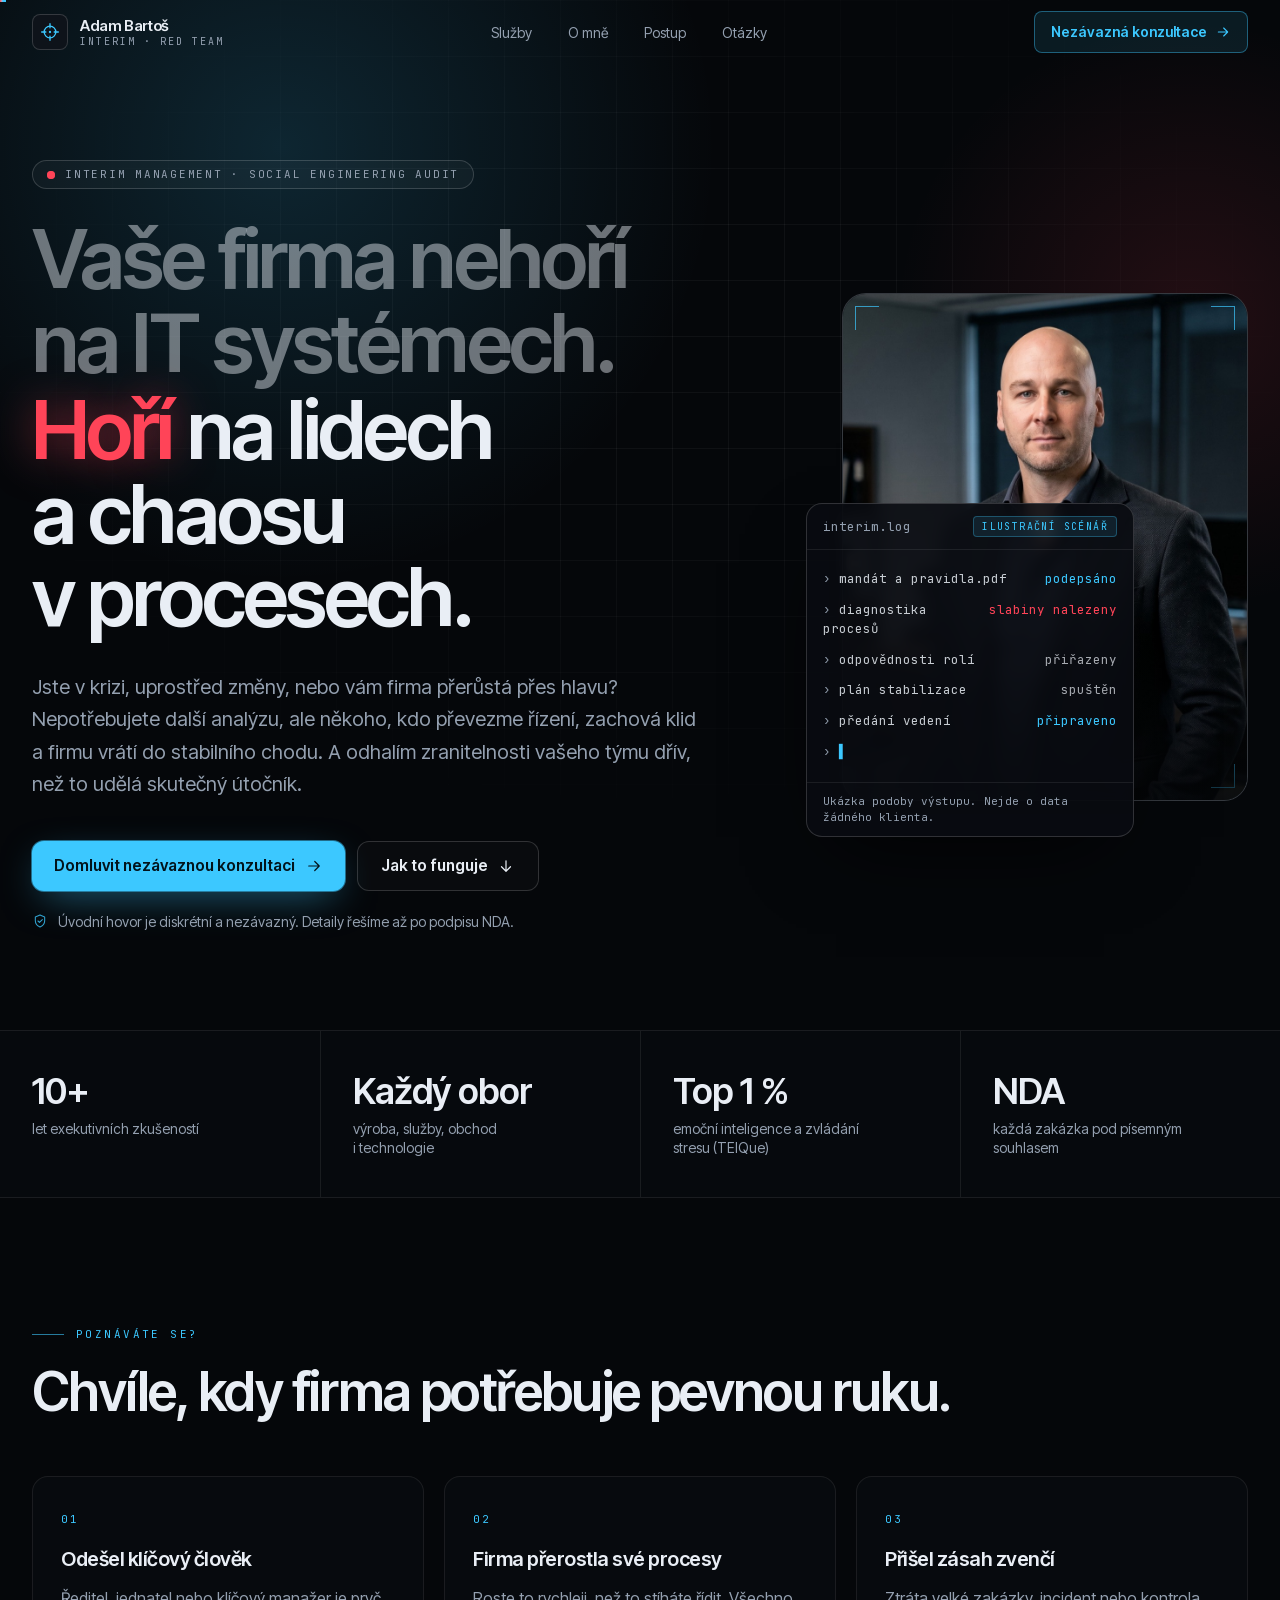
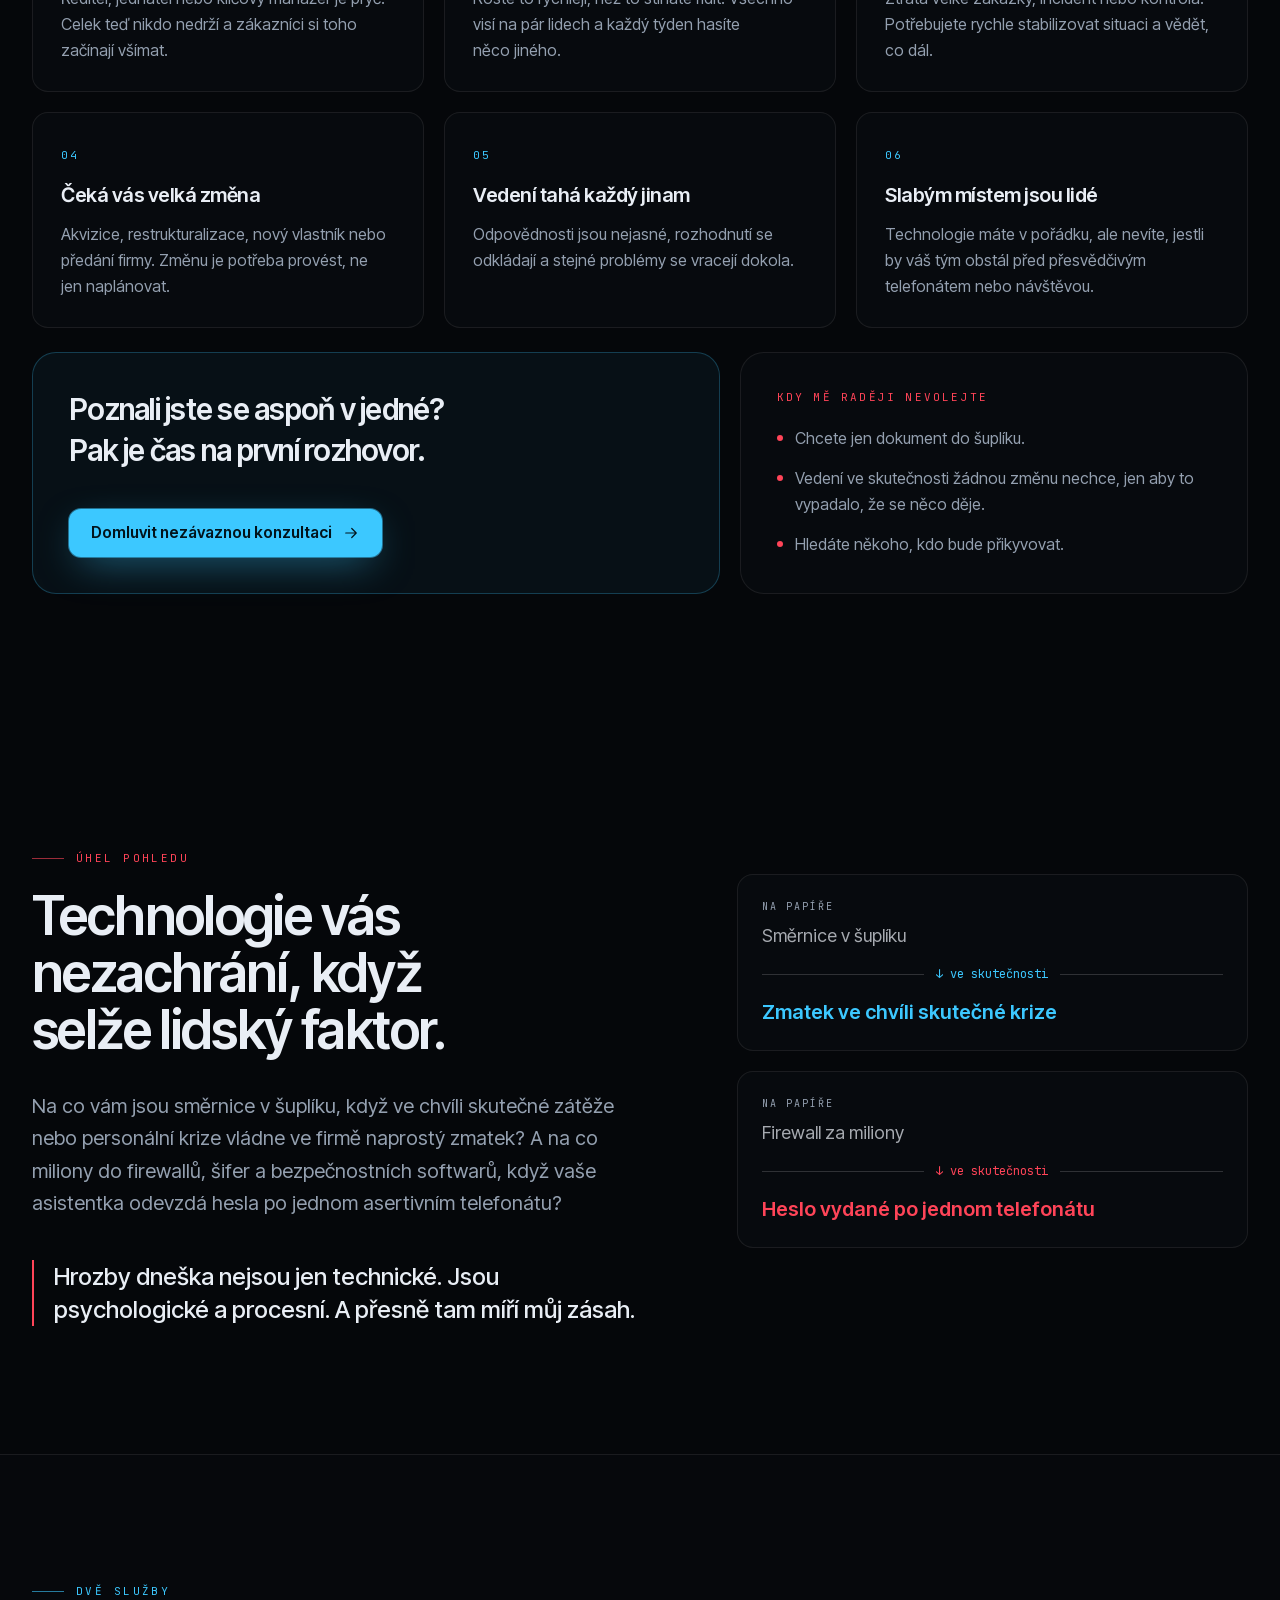
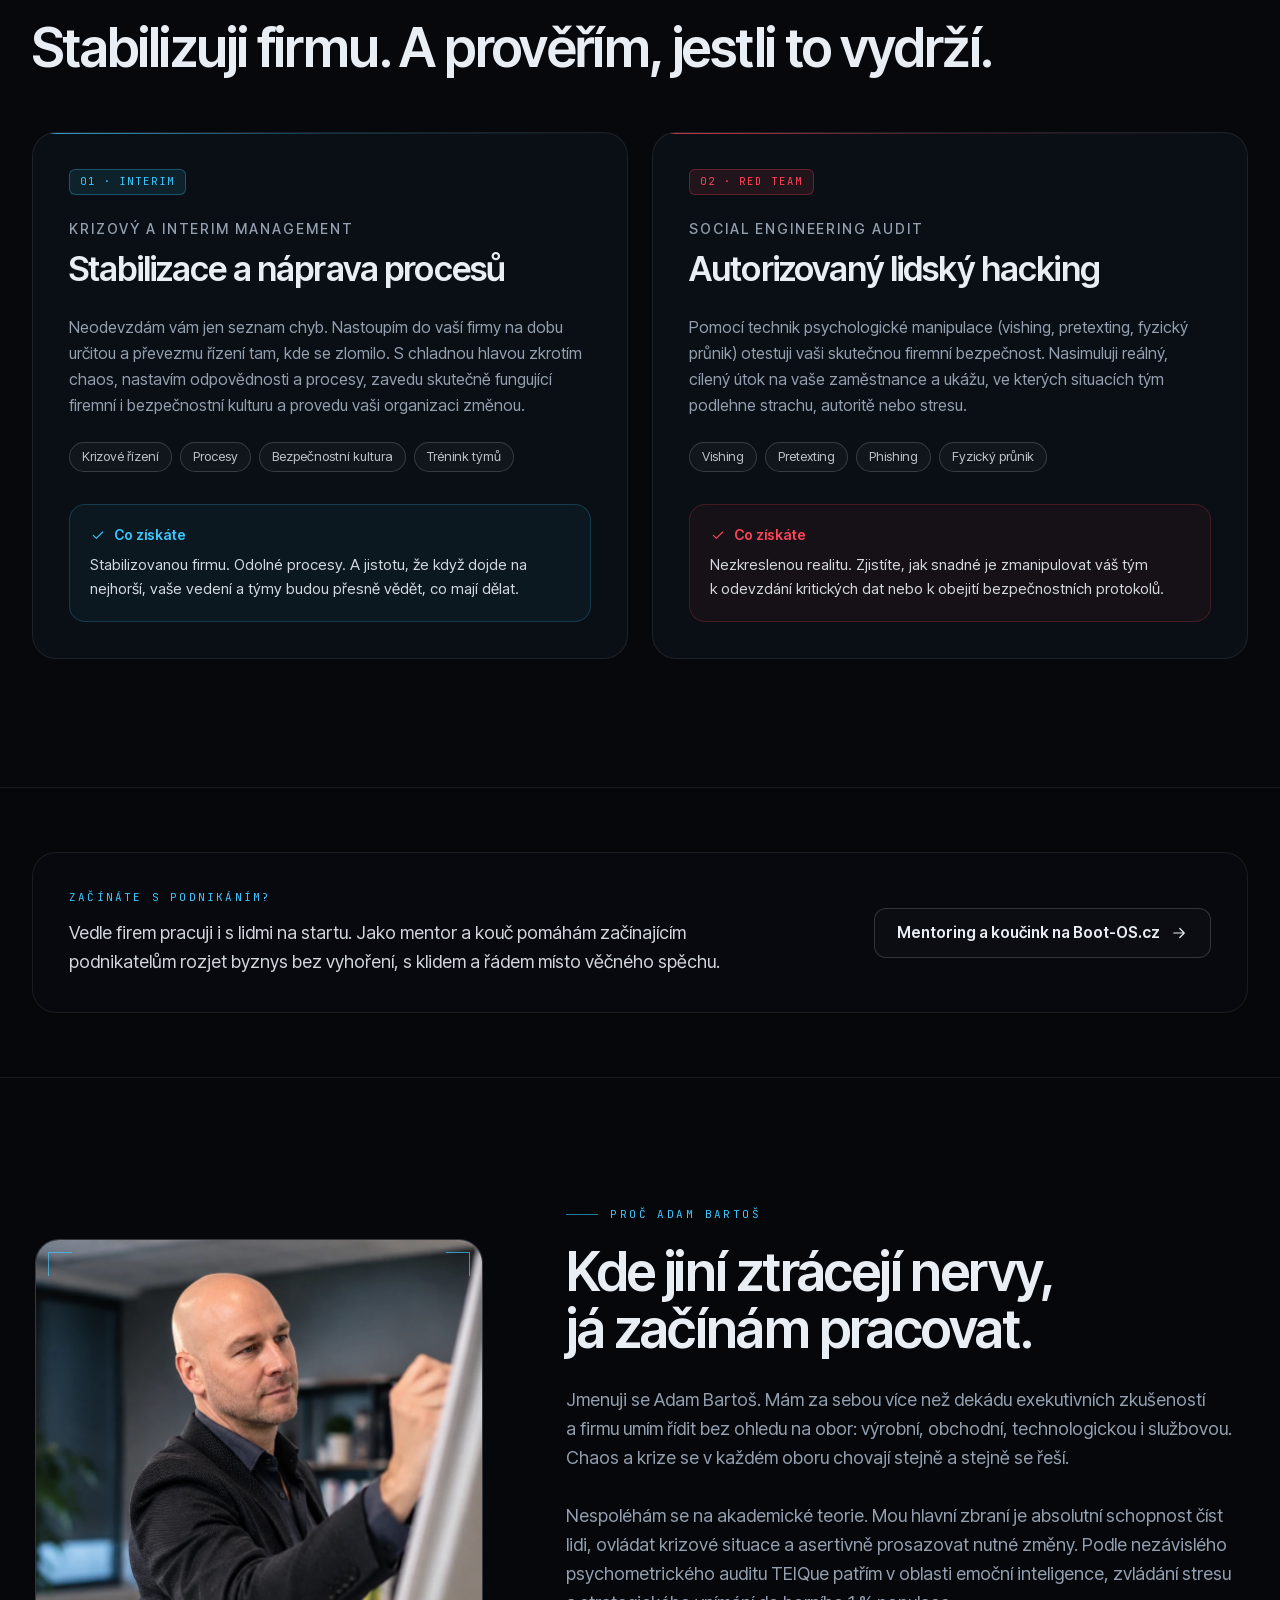
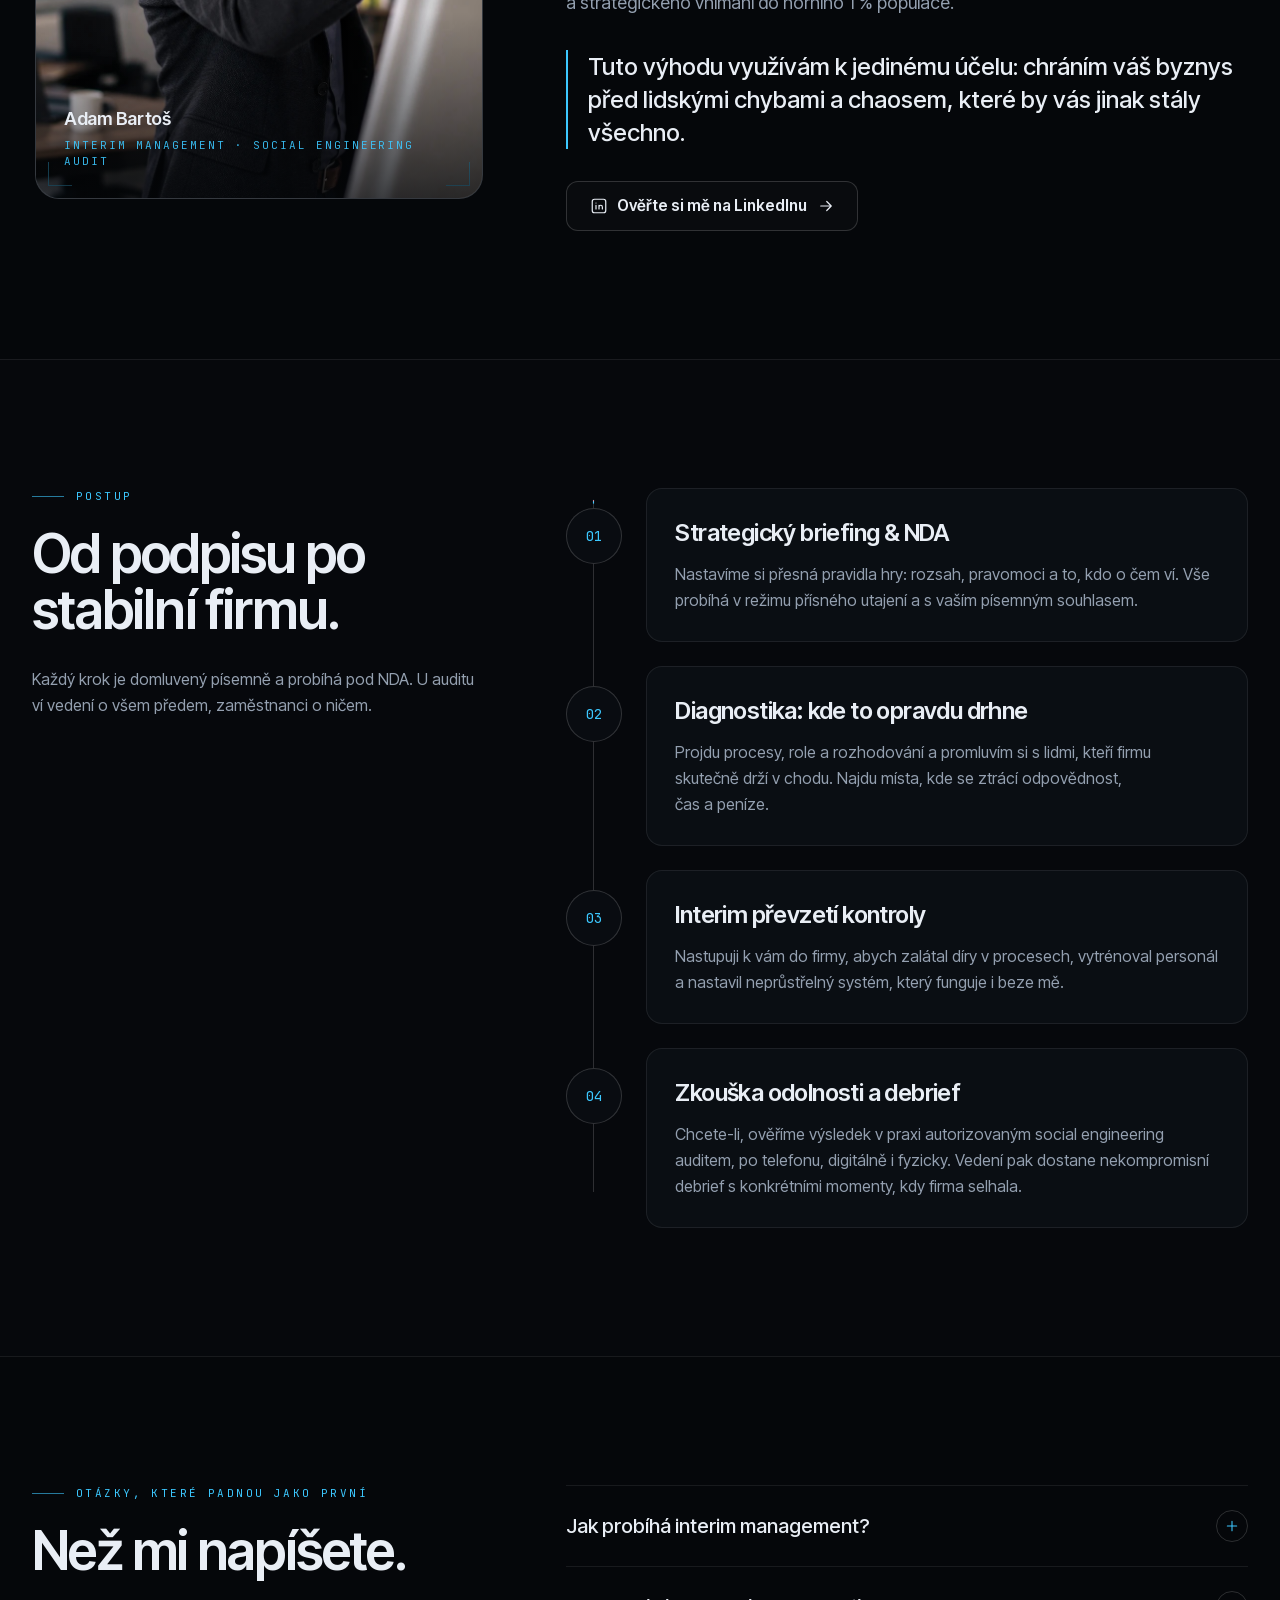
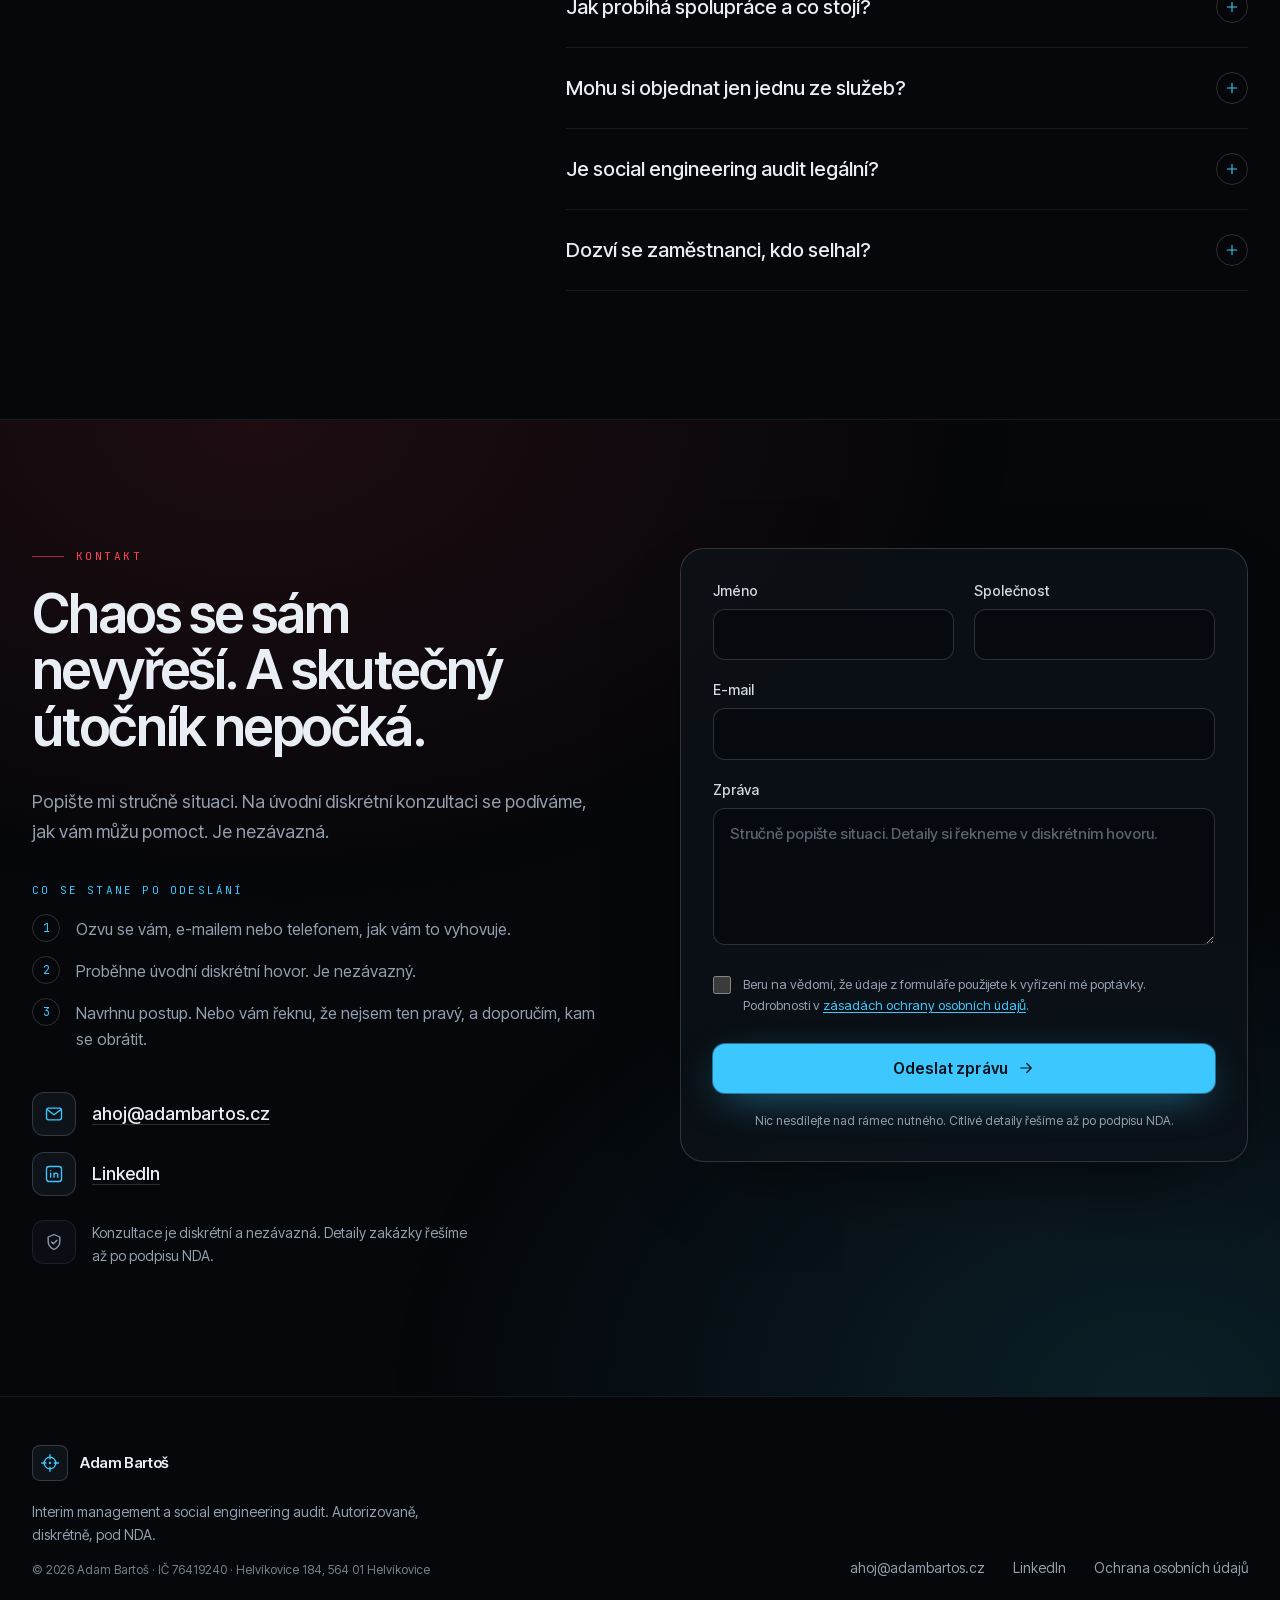
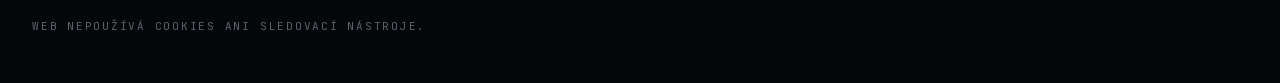
<file: index.html>
<!DOCTYPE html><html lang="cs" class="J8CYsa_variable _0YYRla_variable"><head><meta charSet="utf-8"/><meta name="viewport" content="width=device-width, initial-scale=1"/><link rel="preload" href="/_next/static/media/4a0b7dd978568ff2-s.p.3fofz6dws3mg0.woff2" as="font" crossorigin="" type="font/woff2"/><link rel="preload" href="/_next/static/media/53897e768d329f66-s.p.3t6q91iet4nsy.woff2" as="font" crossorigin="" type="font/woff2"/><link rel="preload" href="/_next/static/media/954d21e04331b2ae-s.p.0vfdmo25voy_0.woff2" as="font" crossorigin="" type="font/woff2"/><link rel="preload" href="/_next/static/media/f44e0976e40b7eea-s.p.1e3bxj0ebt1gg.woff2" as="font" crossorigin="" type="font/woff2"/><link rel="preload" as="image" href="/images/adam-bartos.jpg"/><link rel="stylesheet" href="/_next/static/chunks/3892-3ar2i47z.css" data-precedence="next"/><link rel="preload" as="script" fetchPriority="low" href="/_next/static/chunks/1pcw6gskne7pf.js"/><script src="/_next/static/chunks/1wnov70f88xjy.js" async=""></script><script src="/_next/static/chunks/092r-mewpaf3q.js" async=""></script><script src="/_next/static/chunks/0c98xzjfks9hq.js" async=""></script><script src="/_next/static/chunks/turbopack-2u1d16houkiyo.js" async=""></script><script src="/_next/static/chunks/31kqw6ndv7-wl.js" async=""></script><script src="/_next/static/chunks/3zyihjr1-s6hd.js" async=""></script><script src="/_next/static/chunks/3mvul7ns_wwr6.js" async=""></script><script src="/_next/static/chunks/3t9qozf026d39.js" async=""></script><meta name="next-size-adjust" content=""/><meta name="theme-color" content="#05070a"/><meta name="color-scheme" content="dark"/><title>Adam Bartoš | Interim management a social engineering audit</title><meta name="description" content="Interim a krizový management, který zkrotí chaos v procesech, a autorizovaný audit lidského faktoru (vishing, pretexting). Diskrétně, pod NDA."/><meta name="application-name" content="Adam Bartoš"/><link rel="author" href="https://adambartos.cz"/><meta name="author" content="Adam Bartoš"/><meta name="robots" content="index, follow"/><link rel="canonical" href="https://adambartos.cz/"/><meta property="og:title" content="Adam Bartoš | Interim management a social engineering audit"/><meta property="og:description" content="Interim a krizový management, který zkrotí chaos v procesech, a autorizovaný audit lidského faktoru (vishing, pretexting). Diskrétně, pod NDA."/><meta property="og:url" content="https://adambartos.cz/"/><meta property="og:site_name" content="Adam Bartoš"/><meta property="og:locale" content="cs_CZ"/><meta property="og:image" content="https://adambartos.cz/og.png"/><meta property="og:image:width" content="1200"/><meta property="og:image:height" content="630"/><meta property="og:image:alt" content="Adam Bartoš | Interim management a social engineering audit"/><meta property="og:type" content="website"/><meta name="twitter:card" content="summary_large_image"/><meta name="twitter:title" content="Adam Bartoš | Interim management a social engineering audit"/><meta name="twitter:description" content="Interim a krizový management, který zkrotí chaos v procesech, a autorizovaný audit lidského faktoru (vishing, pretexting). Diskrétně, pod NDA."/><meta name="twitter:image" content="https://adambartos.cz/og.png"/><link rel="icon" href="/favicon.ico?favicon.0xnnucgoh3ojl.ico" sizes="48x48" type="image/x-icon"/><link rel="icon" href="/icon.svg?icon.0t8mmv2vxkd1v.svg" sizes="any" type="image/svg+xml"/><link rel="apple-touch-icon" href="/apple-icon.png?apple-icon.3vr4imb4ni09h.png" sizes="180x180" type="image/png"/><noscript><style>[data-reveal]{opacity:1!important;transform:none!important}</style></noscript><script src="/_next/static/chunks/0cz1d0mv5g_q7.js" noModule=""></script></head><body><div hidden=""><!--$--><!--/$--></div><a href="#obsah" class="sr-only focus:not-sr-only focus:fixed focus:left-4 focus:top-4 focus:z-[70] focus:rounded-lg focus:bg-neon focus:px-4 focus:py-2 focus:font-semibold focus:text-ink-950">Přeskočit na obsah</a><div aria-hidden="true" class="fixed inset-x-0 top-0 z-[60] h-[2px] origin-left bg-gradient-to-r from-alert via-neon to-neon" style="transform:scaleX(0)"></div><script type="application/ld+json">{"@context":"https://schema.org","@graph":[{"@type":"Person","@id":"https://adambartos.cz/#adam","name":"Adam Bartoš","url":"https://adambartos.cz","email":"ahoj@adambartos.cz","jobTitle":"Interim manažer a social engineering auditor","sameAs":["https://www.linkedin.com/in/adam-bartos-uo/"]},{"@type":"ProfessionalService","@id":"https://adambartos.cz/#sluzba","name":"Adam Bartoš: interim management a social engineering audit","url":"https://adambartos.cz","email":"ahoj@adambartos.cz","areaServed":{"@type":"Country","name":"Česko"},"provider":{"@id":"https://adambartos.cz/#adam"},"serviceType":["Interim management","Krizové řízení","Social engineering audit","Red teaming"]}]}</script><header class="fixed inset-x-0 top-0 z-50 border-b transition-colors duration-300 border-transparent bg-transparent"><nav aria-label="Hlavní navigace" class="mx-auto flex h-16 max-w-7xl items-center justify-between px-5 sm:px-8"><a class="group flex items-center gap-3" aria-label="Adam Bartoš, na začátek stránky" href="/#top"><span class="grid size-9 place-items-center rounded-lg border border-line-strong bg-ink-800 text-neon transition-colors group-hover:border-neon/50"><svg width="20" height="20" viewBox="0 0 24 24" fill="none" stroke="currentColor" stroke-width="1.6" stroke-linecap="round" stroke-linejoin="round" aria-hidden="true" focusable="false" class="size-5"><circle cx="12" cy="12" r="7"></circle><path d="M12 2v5M12 17v5M2 12h5M17 12h5"></path><circle cx="12" cy="12" r="1.4" fill="currentColor" stroke="none"></circle></svg></span><span class="flex flex-col leading-none"><span class="text-[15px] font-semibold tracking-tight">Adam Bartoš</span><span class="mt-1 font-mono text-[10px] uppercase tracking-[0.2em] text-muted">interim · red team</span></span></a><ul class="hidden items-center gap-9 md:flex"><li><a href="/#sluzby" class="text-sm text-muted transition-colors hover:text-fg">Služby</a></li><li><a href="/#o-mne" class="text-sm text-muted transition-colors hover:text-fg">O mně</a></li><li><a href="/#proces" class="text-sm text-muted transition-colors hover:text-fg">Postup</a></li><li><a href="/#faq" class="text-sm text-muted transition-colors hover:text-fg">Otázky</a></li></ul><a class="hidden items-center gap-2 rounded-lg border border-neon/40 bg-neon/10 px-4 py-2.5 text-sm font-semibold text-neon transition-colors hover:bg-neon/20 md:inline-flex" href="/#kontakt">Nezávazná konzultace<svg width="20" height="20" viewBox="0 0 24 24" fill="none" stroke="currentColor" stroke-width="1.6" stroke-linecap="round" stroke-linejoin="round" aria-hidden="true" focusable="false" class="size-4"><path d="M5 12h14M13 6l6 6-6 6"></path></svg></a><button type="button" class="grid size-10 place-items-center rounded-lg border border-line-strong text-fg md:hidden" aria-expanded="false" aria-controls="mobilni-menu" aria-label="Otevřít menu"><svg width="20" height="20" viewBox="0 0 24 24" fill="none" stroke="currentColor" stroke-width="1.6" stroke-linecap="round" stroke-linejoin="round" aria-hidden="true" focusable="false"><path d="M4 8h16M4 16h16"></path></svg></button></nav></header><main id="obsah"><section id="top" class="relative isolate overflow-hidden pb-16 pt-28 sm:pt-36 lg:pb-24 lg:pt-40"><div aria-hidden="true" class="pointer-events-none absolute inset-0 -z-10" style="opacity:1;transform:none"><div class="bg-grid absolute inset-0"></div><div class="animate-drift absolute -left-[12%] -top-[28%] h-[68vmax] w-[68vmax] bg-[radial-gradient(closest-side,rgba(60,200,255,0.16),transparent)]"></div><div class="animate-drift absolute -right-[16%] top-[2%] h-[46vmax] w-[46vmax] bg-[radial-gradient(closest-side,rgba(255,68,88,0.12),transparent)]" style="animation-delay:-9s;animation-direction:alternate-reverse"></div></div><div class="mx-auto grid max-w-7xl gap-14 px-5 sm:px-8 lg:grid-cols-[minmax(0,1.3fr)_minmax(0,0.7fr)] lg:items-center lg:gap-14"><div><div class="rise mb-7 flex items-center gap-3.5 lg:hidden" style="--d:0s"><span class="relative size-14 shrink-0 overflow-hidden rounded-full border border-line-strong bg-ink-800"><img alt="" loading="lazy" decoding="async" data-nimg="fill" class="object-cover object-top" style="position:absolute;height:100%;width:100%;left:0;top:0;right:0;bottom:0;color:transparent;transform:translate(-1px, 15px) scale(2.5);transform-origin:53% 20%" src="/images/adam-bartos.jpg"/></span><span class="flex flex-col leading-none"><span class="text-base font-semibold tracking-tight">Adam Bartoš</span><span class="mt-1.5 font-mono text-[10px] uppercase tracking-[0.16em] text-muted">interim management · social engineering audit</span></span></div><p class="rise inline-flex max-w-full items-center gap-2.5 rounded-2xl border border-line-strong bg-white/[0.03] px-3.5 py-1.5 font-mono text-[11px] uppercase leading-snug tracking-[0.12em] text-muted sm:rounded-full sm:tracking-[0.16em] max-lg:hidden" style="--d:0.05s"><span class="relative flex size-2 shrink-0"><span class="absolute inline-flex size-full rounded-full bg-alert opacity-70 motion-safe:animate-ping"></span><span class="relative inline-flex size-2 rounded-full bg-alert"></span></span><span class="min-w-0">Interim management · Social engineering audit</span></p><h1 class="mt-7 text-balance text-[clamp(2.35rem,6.4vw,5.5rem)] font-semibold leading-[1.02] tracking-[-0.035em] max-lg:mt-0"><span class="rise block text-fg/45" style="--d:0.1s">Vaše firma nehoří na IT systémech.</span><span class="rise mt-1 block" style="--d:0.25s"><span class="animate-flicker text-alert [text-shadow:0_0_42px_rgba(255,68,88,0.5)]">Hoří</span> <!-- -->na lidech a chaosu v procesech.</span></h1><p class="rise mt-8 max-w-2xl text-pretty text-lg leading-relaxed text-muted sm:text-xl" style="--d:0.45s">Jste v krizi, uprostřed změny, nebo vám firma přerůstá přes hlavu? Nepotřebujete další analýzu, ale někoho, kdo převezme řízení, zachová klid a firmu vrátí do stabilního chodu. A odhalím zranitelnosti vašeho týmu dřív, než to udělá skutečný útočník.</p><div class="rise mt-10 flex flex-col gap-3 sm:flex-row" style="--d:0.6s"><a href="#kontakt" class="btn btn-primary">Domluvit nezávaznou konzultaci<svg width="20" height="20" viewBox="0 0 24 24" fill="none" stroke="currentColor" stroke-width="1.6" stroke-linecap="round" stroke-linejoin="round" aria-hidden="true" focusable="false" class="size-[18px]"><path d="M5 12h14M13 6l6 6-6 6"></path></svg></a><a href="#proces" class="btn btn-ghost">Jak to funguje<svg width="20" height="20" viewBox="0 0 24 24" fill="none" stroke="currentColor" stroke-width="1.6" stroke-linecap="round" stroke-linejoin="round" aria-hidden="true" focusable="false" class="size-[18px]"><path d="M12 5v14M6 13l6 6 6-6"></path></svg></a></div><p class="rise mt-5 flex max-w-xl items-start gap-2.5 text-sm leading-relaxed text-muted" style="--d:0.75s"><svg width="20" height="20" viewBox="0 0 24 24" fill="none" stroke="currentColor" stroke-width="1.6" stroke-linecap="round" stroke-linejoin="round" aria-hidden="true" focusable="false" class="mt-0.5 size-4 shrink-0 text-neon/80"><path d="M12 3 5 6v5.5c0 4.2 2.8 7.6 7 9.5 4.2-1.9 7-5.3 7-9.5V6l-7-3Z"></path><path d="m9 12 2.2 2.2L15.5 10"></path></svg>Úvodní hovor je diskrétní a nezávazný. Detaily řešíme až po podpisu NDA.</p></div><div class="rise relative mx-auto w-full max-w-sm lg:mx-0 lg:max-w-none" style="--d:0.35s"><div class="relative aspect-[4/5] w-full overflow-hidden rounded-3xl border border-line-strong bg-ink-800 "><img alt="Adam Bartoš, interim manažer a konzultant pro social engineering audit" decoding="async" data-nimg="fill" class="object-cover" style="position:absolute;height:100%;width:100%;left:0;top:0;right:0;bottom:0;object-position:50% 0%;color:transparent;transform:scale(1.28);transform-origin:52% 6%" src="/images/adam-bartos.jpg"/><span aria-hidden="true" class="absolute size-6 border-neon/70 left-3 top-3 border-l border-t"></span><span aria-hidden="true" class="absolute size-6 border-neon/70 right-3 top-3 border-r border-t"></span><span aria-hidden="true" class="absolute size-6 border-neon/70 bottom-3 left-3 border-b border-l"></span><span aria-hidden="true" class="absolute size-6 border-neon/70 bottom-3 right-3 border-b border-r"></span><div aria-hidden="true" class="pointer-events-none absolute inset-x-0 bottom-0 h-1/3 bg-gradient-to-t from-ink-950/70 to-transparent"></div></div><div class="relative mt-5 overflow-hidden rounded-2xl border border-line-strong bg-ink-900/90 font-mono text-[12.5px] shadow-[0_30px_80px_-30px_rgba(0,0,0,0.9)] backdrop-blur lg:absolute lg:-bottom-9 lg:-left-9 lg:z-10 lg:mt-0 lg:w-[20.5rem]" aria-label="Ilustrační ukázka záznamu z nasazení"><div class="flex items-center justify-between border-b border-line px-4 py-3"><span class="text-muted">interim.log</span><span class="rounded border border-neon/30 bg-neon/10 px-2 py-0.5 text-[10px] uppercase tracking-[0.14em] text-neon">ilustrační scénář</span></div><ul class="space-y-3 px-4 py-5"><li class="rise flex items-baseline justify-between gap-4" style="--d:1s"><span class="min-w-0 break-words text-fg/85"><span class="mr-2 text-muted">›</span>mandát a pravidla.pdf</span><span class="shrink-0 text-neon">podepsáno</span></li><li class="rise flex items-baseline justify-between gap-4" style="--d:1.4s"><span class="min-w-0 break-words text-fg/85"><span class="mr-2 text-muted">›</span>diagnostika procesů</span><span class="shrink-0 text-alert">slabiny nalezeny</span></li><li class="rise flex items-baseline justify-between gap-4" style="--d:1.8s"><span class="min-w-0 break-words text-fg/85"><span class="mr-2 text-muted">›</span>odpovědnosti rolí</span><span class="shrink-0 text-fg/70">přiřazeny</span></li><li class="rise flex items-baseline justify-between gap-4" style="--d:2.2s"><span class="min-w-0 break-words text-fg/85"><span class="mr-2 text-muted">›</span>plán stabilizace</span><span class="shrink-0 text-fg/70">spuštěn</span></li><li class="rise flex items-baseline justify-between gap-4" style="--d:2.6s"><span class="min-w-0 break-words text-fg/85"><span class="mr-2 text-muted">›</span>předání vedení</span><span class="shrink-0 text-neon">připraveno</span></li><li class="rise text-neon" style="--d:3s"><span class="mr-2 text-muted">›</span><span class="animate-blink">▍</span></li></ul><p class="border-t border-line px-4 py-2.5 text-[11px] text-muted">Ukázka podoby výstupu. Nejde o data žádného klienta.</p></div></div></div></section><section aria-label="Klíčová fakta" class="border-y border-line bg-ink-900/50"><dl class="mx-auto grid max-w-7xl grid-cols-2 lg:grid-cols-4"><div data-reveal="true" class="px-5 py-8 sm:px-8 sm:py-10   " style="opacity:0;transform:translateY(16px)"><dt class="text-3xl font-semibold tracking-tight text-fg sm:text-4xl">10+</dt><dd class="mt-2 max-w-[18ch] text-sm leading-snug text-muted sm:max-w-[24ch]">let exekutivních zkušeností</dd></div><div data-reveal="true" class="px-5 py-8 sm:px-8 sm:py-10 border-l border-line  lg:border-l lg:border-line" style="opacity:0;transform:translateY(16px)"><dt class="text-3xl font-semibold tracking-tight text-fg sm:text-4xl">Každý obor</dt><dd class="mt-2 max-w-[18ch] text-sm leading-snug text-muted sm:max-w-[24ch]">výroba, služby, obchod i technologie</dd></div><div data-reveal="true" class="px-5 py-8 sm:px-8 sm:py-10  border-t border-line lg:border-t-0 lg:border-l lg:border-line" style="opacity:0;transform:translateY(16px)"><dt class="text-3xl font-semibold tracking-tight text-fg sm:text-4xl">Top 1 %</dt><dd class="mt-2 max-w-[18ch] text-sm leading-snug text-muted sm:max-w-[24ch]">emoční inteligence a zvládání stresu (TEIQue)</dd></div><div data-reveal="true" class="px-5 py-8 sm:px-8 sm:py-10 border-l border-line border-t border-line lg:border-t-0 lg:border-l lg:border-line" style="opacity:0;transform:translateY(16px)"><dt class="text-3xl font-semibold tracking-tight text-fg sm:text-4xl">NDA</dt><dd class="mt-2 max-w-[18ch] text-sm leading-snug text-muted sm:max-w-[24ch]">každá zakázka pod písemným souhlasem</dd></div></dl></section><section id="situace" class="relative py-24 sm:py-32"><div class="mx-auto max-w-7xl px-5 sm:px-8"><div data-reveal="true" style="opacity:0;transform:translateY(26px)"><div class=""><p class="flex items-center gap-3 font-mono text-[11px] uppercase tracking-[0.22em] text-neon"><span aria-hidden="true" class="h-px w-8 bg-neon/60"></span>Poznáváte se?</p><h2 class="mt-5 text-balance text-[clamp(1.9rem,4.2vw,3.4rem)] font-semibold leading-[1.06] tracking-[-0.03em]">Chvíle, kdy firma potřebuje pevnou ruku.</h2></div></div><ul class="mt-14 grid gap-5 sm:grid-cols-2 lg:grid-cols-3"><li><div data-reveal="true" class="h-full" style="opacity:0;transform:translateY(18px)"><div class="h-full rounded-2xl border border-line bg-ink-900/70 p-6 transition-colors hover:border-line-strong sm:p-7"><span class="font-mono text-[11px] tracking-[0.2em] text-neon">01</span><h3 class="mt-4 text-xl font-semibold tracking-tight">Odešel klíčový člověk</h3><p class="mt-3 text-pretty leading-relaxed text-muted">Ředitel, jednatel nebo klíčový manažer je pryč. Celek teď nikdo nedrží a zákazníci si toho začínají všímat.</p></div></div></li><li><div data-reveal="true" class="h-full" style="opacity:0;transform:translateY(18px)"><div class="h-full rounded-2xl border border-line bg-ink-900/70 p-6 transition-colors hover:border-line-strong sm:p-7"><span class="font-mono text-[11px] tracking-[0.2em] text-neon">02</span><h3 class="mt-4 text-xl font-semibold tracking-tight">Firma přerostla své procesy</h3><p class="mt-3 text-pretty leading-relaxed text-muted">Roste to rychleji, než to stíháte řídit. Všechno visí na pár lidech a každý týden hasíte něco jiného.</p></div></div></li><li><div data-reveal="true" class="h-full" style="opacity:0;transform:translateY(18px)"><div class="h-full rounded-2xl border border-line bg-ink-900/70 p-6 transition-colors hover:border-line-strong sm:p-7"><span class="font-mono text-[11px] tracking-[0.2em] text-neon">03</span><h3 class="mt-4 text-xl font-semibold tracking-tight">Přišel zásah zvenčí</h3><p class="mt-3 text-pretty leading-relaxed text-muted">Ztráta velké zakázky, incident nebo kontrola. Potřebujete rychle stabilizovat situaci a vědět, co dál.</p></div></div></li><li><div data-reveal="true" class="h-full" style="opacity:0;transform:translateY(18px)"><div class="h-full rounded-2xl border border-line bg-ink-900/70 p-6 transition-colors hover:border-line-strong sm:p-7"><span class="font-mono text-[11px] tracking-[0.2em] text-neon">04</span><h3 class="mt-4 text-xl font-semibold tracking-tight">Čeká vás velká změna</h3><p class="mt-3 text-pretty leading-relaxed text-muted">Akvizice, restrukturalizace, nový vlastník nebo předání firmy. Změnu je potřeba provést, ne jen naplánovat.</p></div></div></li><li><div data-reveal="true" class="h-full" style="opacity:0;transform:translateY(18px)"><div class="h-full rounded-2xl border border-line bg-ink-900/70 p-6 transition-colors hover:border-line-strong sm:p-7"><span class="font-mono text-[11px] tracking-[0.2em] text-neon">05</span><h3 class="mt-4 text-xl font-semibold tracking-tight">Vedení tahá každý jinam</h3><p class="mt-3 text-pretty leading-relaxed text-muted">Odpovědnosti jsou nejasné, rozhodnutí se odkládají a stejné problémy se vracejí dokola.</p></div></div></li><li><div data-reveal="true" class="h-full" style="opacity:0;transform:translateY(18px)"><div class="h-full rounded-2xl border border-line bg-ink-900/70 p-6 transition-colors hover:border-line-strong sm:p-7"><span class="font-mono text-[11px] tracking-[0.2em] text-neon">06</span><h3 class="mt-4 text-xl font-semibold tracking-tight">Slabým místem jsou lidé</h3><p class="mt-3 text-pretty leading-relaxed text-muted">Technologie máte v pořádku, ale nevíte, jestli by váš tým obstál před přesvědčivým telefonátem nebo návštěvou.</p></div></div></li></ul><div class="mt-6 grid gap-5 lg:grid-cols-[1.15fr_0.85fr]"><div data-reveal="true" class="h-full" style="opacity:0;transform:translateY(26px)"><div class="flex h-full flex-col justify-between gap-8 rounded-3xl border border-neon/25 bg-neon/[0.05] p-7 sm:p-9"><p class="text-balance text-2xl font-semibold leading-snug tracking-tight sm:text-3xl">Poznali jste se aspoň v jedné? Pak je čas na první rozhovor.</p><div><a href="#kontakt" class="btn btn-primary">Domluvit nezávaznou konzultaci<svg width="20" height="20" viewBox="0 0 24 24" fill="none" stroke="currentColor" stroke-width="1.6" stroke-linecap="round" stroke-linejoin="round" aria-hidden="true" focusable="false" class="size-[18px]"><path d="M5 12h14M13 6l6 6-6 6"></path></svg></a></div></div></div><div data-reveal="true" class="h-full" style="opacity:0;transform:translateY(26px)"><div class="h-full rounded-3xl border border-line bg-ink-900/70 p-7 sm:p-9"><p class="font-mono text-[11px] uppercase tracking-[0.2em] text-alert">Kdy mě raději nevolejte</p><ul class="mt-5 space-y-3.5"><li class="flex gap-3 text-pretty leading-relaxed text-muted"><span aria-hidden="true" class="mt-2.5 size-1.5 shrink-0 rounded-full bg-alert"></span>Chcete jen dokument do šuplíku.</li><li class="flex gap-3 text-pretty leading-relaxed text-muted"><span aria-hidden="true" class="mt-2.5 size-1.5 shrink-0 rounded-full bg-alert"></span>Vedení ve skutečnosti žádnou změnu nechce, jen aby to vypadalo, že se něco děje.</li><li class="flex gap-3 text-pretty leading-relaxed text-muted"><span aria-hidden="true" class="mt-2.5 size-1.5 shrink-0 rounded-full bg-alert"></span>Hledáte někoho, kdo bude přikyvovat.</li></ul></div></div></div></div></section><section id="problem" class="relative py-24 sm:py-32"><div class="mx-auto grid max-w-7xl gap-14 px-5 sm:px-8 lg:grid-cols-[1.1fr_0.9fr] lg:gap-20"><div><div data-reveal="true" style="opacity:0;transform:translateY(26px)"><div class=""><p class="flex items-center gap-3 font-mono text-[11px] uppercase tracking-[0.22em] text-alert"><span aria-hidden="true" class="h-px w-8 bg-alert/60"></span>Úhel pohledu</p><h2 class="mt-5 text-balance text-[clamp(1.9rem,4.2vw,3.4rem)] font-semibold leading-[1.06] tracking-[-0.03em]">Technologie vás nezachrání, když selže lidský faktor.</h2></div></div><div data-reveal="true" style="opacity:0;transform:translateY(26px)"><p class="mt-8 max-w-2xl text-pretty text-lg leading-relaxed text-muted sm:text-xl">Na co vám jsou směrnice v šuplíku, když ve chvíli skutečné zátěže nebo personální krize vládne ve firmě naprostý zmatek? A na co miliony do firewallů, šifer a bezpečnostních softwarů, když vaše asistentka odevzdá hesla po jednom asertivním telefonátu?</p></div><div data-reveal="true" style="opacity:0;transform:translateY(26px)"><p class="mt-10 max-w-2xl border-l-2 border-alert pl-5 text-xl font-medium leading-snug text-fg sm:text-2xl">Hrozby dneška nejsou jen technické. Jsou psychologické a procesní. A přesně tam míří můj zásah.</p></div></div><div class="flex flex-col gap-5 lg:pt-6"><div data-reveal="true" style="opacity:0;transform:translateX(24px)"><div class="rounded-2xl border border-line bg-ink-900/70 p-6"><p class="font-mono text-[10px] uppercase tracking-[0.2em] text-muted">Na papíře</p><p class="mt-2 text-lg text-fg/70">Směrnice v šuplíku</p><div aria-hidden="true" class="my-4 flex items-center gap-3"><span class="h-px flex-1 bg-line-strong"></span><span class="font-mono text-xs text-neon">↓ ve skutečnosti</span><span class="h-px flex-1 bg-line-strong"></span></div><p class="text-xl font-semibold text-neon">Zmatek ve chvíli skutečné krize</p></div></div><div data-reveal="true" style="opacity:0;transform:translateX(24px)"><div class="rounded-2xl border border-line bg-ink-900/70 p-6"><p class="font-mono text-[10px] uppercase tracking-[0.2em] text-muted">Na papíře</p><p class="mt-2 text-lg text-fg/70">Firewall za miliony</p><div aria-hidden="true" class="my-4 flex items-center gap-3"><span class="h-px flex-1 bg-line-strong"></span><span class="font-mono text-xs text-alert">↓ ve skutečnosti</span><span class="h-px flex-1 bg-line-strong"></span></div><p class="text-xl font-semibold text-alert">Heslo vydané po jednom telefonátu</p></div></div></div></div></section><section id="sluzby" class="relative border-t border-line bg-ink-900/40 py-24 sm:py-32"><div class="mx-auto max-w-7xl px-5 sm:px-8"><div data-reveal="true" style="opacity:0;transform:translateY(26px)"><div class=""><p class="flex items-center gap-3 font-mono text-[11px] uppercase tracking-[0.22em] text-neon"><span aria-hidden="true" class="h-px w-8 bg-neon/60"></span>Dvě služby</p><h2 class="mt-5 text-balance text-[clamp(1.9rem,4.2vw,3.4rem)] font-semibold leading-[1.06] tracking-[-0.03em]">Stabilizuji firmu. A prověřím, jestli to vydrží.</h2></div></div><div class="mt-14 grid gap-6 lg:grid-cols-2"><div data-reveal="true" class="h-full" style="opacity:0;transform:translateY(26px)"><div class="spotlight flex h-full flex-col overflow-hidden rounded-3xl border border-line bg-ink-800/70 p-7 transition-colors sm:p-9 hover:border-neon/40" style="--spot:rgba(60, 200, 255, 0.15)"><div aria-hidden="true" class="absolute inset-x-0 top-0 h-px bg-gradient-to-r from-neon/80 via-neon/20 to-transparent"></div><p class="inline-flex w-fit rounded-md border px-2.5 py-1 font-mono text-[10.5px] uppercase tracking-[0.18em] border-neon/30 bg-neon/10 text-neon">01 · INTERIM</p><h3 class="mt-6 text-sm font-medium uppercase tracking-[0.14em] text-muted">Krizový a Interim Management</h3><p class="mt-2 text-balance text-3xl font-semibold leading-tight tracking-tight sm:text-[2.15rem]">Stabilizace a náprava procesů</p><p class="mt-6 text-pretty leading-relaxed text-muted">Neodevzdám vám jen seznam chyb. Nastoupím do vaší firmy na dobu určitou a převezmu řízení tam, kde se zlomilo. S chladnou hlavou zkrotím chaos, nastavím odpovědnosti a procesy, zavedu skutečně fungující firemní i bezpečnostní kulturu a provedu vaši organizaci změnou.</p><ul class="mt-6 flex flex-wrap gap-2" aria-label="Oblasti"><li class="rounded-full border border-line-strong bg-white/[0.03] px-3 py-1 text-[13px] text-fg/80">Krizové řízení</li><li class="rounded-full border border-line-strong bg-white/[0.03] px-3 py-1 text-[13px] text-fg/80">Procesy</li><li class="rounded-full border border-line-strong bg-white/[0.03] px-3 py-1 text-[13px] text-fg/80">Bezpečnostní kultura</li><li class="rounded-full border border-line-strong bg-white/[0.03] px-3 py-1 text-[13px] text-fg/80">Trénink týmů</li></ul><div class="mt-auto pt-8"><div class="rounded-2xl border p-5 border-neon/20 bg-neon/[0.05]"><p class="flex items-center gap-2 text-sm font-semibold text-neon"><svg width="20" height="20" viewBox="0 0 24 24" fill="none" stroke="currentColor" stroke-width="1.6" stroke-linecap="round" stroke-linejoin="round" aria-hidden="true" focusable="false" class="size-4"><path d="m5 12.5 4.5 4.5L19 7.5"></path></svg>Co získáte</p><p class="mt-2 text-pretty text-[15px] leading-relaxed text-fg/90">Stabilizovanou firmu. Odolné procesy. A jistotu, že když dojde na nejhorší, vaše vedení a týmy budou přesně vědět, co mají dělat.</p></div></div></div></div><div data-reveal="true" class="h-full" style="opacity:0;transform:translateY(26px)"><div class="spotlight flex h-full flex-col overflow-hidden rounded-3xl border border-line bg-ink-800/70 p-7 transition-colors sm:p-9 hover:border-alert/40" style="--spot:rgba(255, 68, 88, 0.15)"><div aria-hidden="true" class="absolute inset-x-0 top-0 h-px bg-gradient-to-r from-alert/80 via-alert/20 to-transparent"></div><p class="inline-flex w-fit rounded-md border px-2.5 py-1 font-mono text-[10.5px] uppercase tracking-[0.18em] border-alert/30 bg-alert/10 text-alert">02 · RED TEAM</p><h3 class="mt-6 text-sm font-medium uppercase tracking-[0.14em] text-muted">Social Engineering Audit</h3><p class="mt-2 text-balance text-3xl font-semibold leading-tight tracking-tight sm:text-[2.15rem]">Autorizovaný lidský hacking</p><p class="mt-6 text-pretty leading-relaxed text-muted">Pomocí technik psychologické manipulace (vishing, pretexting, fyzický průnik) otestuji vaši skutečnou firemní bezpečnost. Nasimuluji reálný, cílený útok na vaše zaměstnance a ukážu, ve kterých situacích tým podlehne strachu, autoritě nebo stresu.</p><ul class="mt-6 flex flex-wrap gap-2" aria-label="Oblasti"><li class="rounded-full border border-line-strong bg-white/[0.03] px-3 py-1 text-[13px] text-fg/80">Vishing</li><li class="rounded-full border border-line-strong bg-white/[0.03] px-3 py-1 text-[13px] text-fg/80">Pretexting</li><li class="rounded-full border border-line-strong bg-white/[0.03] px-3 py-1 text-[13px] text-fg/80">Phishing</li><li class="rounded-full border border-line-strong bg-white/[0.03] px-3 py-1 text-[13px] text-fg/80">Fyzický průnik</li></ul><div class="mt-auto pt-8"><div class="rounded-2xl border p-5 border-alert/20 bg-alert/[0.05]"><p class="flex items-center gap-2 text-sm font-semibold text-alert"><svg width="20" height="20" viewBox="0 0 24 24" fill="none" stroke="currentColor" stroke-width="1.6" stroke-linecap="round" stroke-linejoin="round" aria-hidden="true" focusable="false" class="size-4"><path d="m5 12.5 4.5 4.5L19 7.5"></path></svg>Co získáte</p><p class="mt-2 text-pretty text-[15px] leading-relaxed text-fg/90">Nezkreslenou realitu. Zjistíte, jak snadné je zmanipulovat váš tým k odevzdání kritických dat nebo k obejití bezpečnostních protokolů.</p></div></div></div></div></div></div></section><section aria-label="Mentoring pro začínající podnikatele" class="border-t border-line py-14 sm:py-16"><div class="mx-auto max-w-7xl px-5 sm:px-8"><div data-reveal="true" style="opacity:0;transform:translateY(26px)"><div class="flex flex-col gap-6 rounded-3xl border border-line bg-ink-900/60 p-7 sm:p-9 md:flex-row md:items-center md:justify-between md:gap-10"><div class="max-w-2xl"><p class="font-mono text-[11px] uppercase tracking-[0.2em] text-neon">Začínáte s podnikáním?</p><p class="mt-3 text-pretty text-lg leading-relaxed text-fg/90">Vedle firem pracuji i s lidmi na startu. Jako mentor a kouč pomáhám začínajícím podnikatelům rozjet byznys bez vyhoření, s klidem a řádem místo věčného spěchu.</p></div><a href="https://www.boot-os.cz" target="_blank" rel="noopener noreferrer" class="btn btn-ghost shrink-0">Mentoring a koučink na Boot-OS.cz<svg width="20" height="20" viewBox="0 0 24 24" fill="none" stroke="currentColor" stroke-width="1.6" stroke-linecap="round" stroke-linejoin="round" aria-hidden="true" focusable="false" class="size-[18px]"><path d="M5 12h14M13 6l6 6-6 6"></path></svg></a></div></div></div></section><section id="o-mne" class="relative border-t border-line py-24 sm:py-32"><div class="mx-auto grid max-w-7xl items-center gap-14 px-5 sm:px-8 lg:grid-cols-[0.8fr_1.2fr] lg:gap-20"><div data-reveal="true" style="opacity:0;transform:translateY(26px)"><div class="relative aspect-[4/5] w-full overflow-hidden rounded-3xl border border-line-strong bg-ink-800 mx-auto max-w-md"><img alt="Adam Bartoš u flipchartu" loading="lazy" decoding="async" data-nimg="fill" class="object-cover" style="position:absolute;height:100%;width:100%;left:0;top:0;right:0;bottom:0;object-position:56% 50%;color:transparent" src="/images/adam-bartos-prace.jpg"/><span aria-hidden="true" class="absolute size-6 border-neon/70 left-3 top-3 border-l border-t"></span><span aria-hidden="true" class="absolute size-6 border-neon/70 right-3 top-3 border-r border-t"></span><span aria-hidden="true" class="absolute size-6 border-neon/70 bottom-3 left-3 border-b border-l"></span><span aria-hidden="true" class="absolute size-6 border-neon/70 bottom-3 right-3 border-b border-r"></span><div aria-hidden="true" class="pointer-events-none absolute inset-x-0 bottom-0 h-1/3 bg-gradient-to-t from-ink-950/70 to-transparent"></div><div class="absolute inset-x-0 bottom-0 px-7 pb-7"><p class="text-lg font-semibold tracking-tight text-fg">Adam Bartoš</p><p class="mt-1 font-mono text-[11px] uppercase tracking-[0.18em] text-neon/90">interim management · social engineering audit</p></div></div></div><div><div data-reveal="true" style="opacity:0;transform:translateY(26px)"><div class=""><p class="flex items-center gap-3 font-mono text-[11px] uppercase tracking-[0.22em] text-neon"><span aria-hidden="true" class="h-px w-8 bg-neon/60"></span>Proč Adam Bartoš</p><h2 class="mt-5 text-balance text-[clamp(1.9rem,4.2vw,3.4rem)] font-semibold leading-[1.06] tracking-[-0.03em]">Kde jiní ztrácejí nervy, já začínám pracovat.</h2></div></div><div data-reveal="true" style="opacity:0;transform:translateY(26px)"><p class="mt-7 max-w-2xl text-pretty text-lg leading-relaxed text-muted">Jmenuji se Adam Bartoš. Mám za sebou více než dekádu exekutivních zkušeností a firmu umím řídit bez ohledu na obor: výrobní, obchodní, technologickou i službovou. Chaos a krize se v každém oboru chovají stejně a stejně se řeší.</p></div><div data-reveal="true" style="opacity:0;transform:translateY(26px)"><p class="mt-7 max-w-2xl text-pretty text-lg leading-relaxed text-muted">Nespoléhám se na akademické teorie. Mou hlavní zbraní je absolutní schopnost číst lidi, ovládat krizové situace a asertivně prosazovat nutné změny. Podle nezávislého psychometrického auditu TEIQue patřím v oblasti emoční inteligence, zvládání stresu a strategického vnímání do horního 1 % populace.</p></div><div data-reveal="true" style="opacity:0;transform:translateY(26px)"><p class="mt-8 max-w-2xl border-l-2 border-neon pl-5 text-xl font-medium leading-snug text-fg sm:text-2xl">Tuto výhodu využívám k jedinému účelu: chráním váš byznys před lidskými chybami a chaosem, které by vás jinak stály všechno.</p></div><div data-reveal="true" style="opacity:0;transform:translateY(26px)"><a href="https://www.linkedin.com/in/adam-bartos-uo/" target="_blank" rel="noopener noreferrer" class="btn btn-ghost mt-8"><svg width="20" height="20" viewBox="0 0 24 24" fill="none" stroke="currentColor" stroke-width="1.6" stroke-linecap="round" stroke-linejoin="round" aria-hidden="true" focusable="false" class="size-[18px]"><rect x="3" y="3" width="18" height="18" rx="3"></rect><path d="M8 11v5M8 8v.01M12 16v-5m0 2.5c0-1.4 1-2.5 2.3-2.5S16.5 12 16.5 13.5V16"></path></svg>Ověřte si mě na LinkedInu<svg width="20" height="20" viewBox="0 0 24 24" fill="none" stroke="currentColor" stroke-width="1.6" stroke-linecap="round" stroke-linejoin="round" aria-hidden="true" focusable="false" class="size-[18px]"><path d="M5 12h14M13 6l6 6-6 6"></path></svg></a></div></div></div></section><section id="proces" class="relative border-t border-line bg-ink-900/40 py-24 sm:py-32"><div class="mx-auto grid max-w-7xl gap-14 px-5 sm:px-8 lg:grid-cols-[0.8fr_1.2fr] lg:gap-20"><div class="lg:sticky lg:top-28 lg:self-start"><div data-reveal="true" style="opacity:0;transform:translateY(26px)"><div class=""><p class="flex items-center gap-3 font-mono text-[11px] uppercase tracking-[0.22em] text-neon"><span aria-hidden="true" class="h-px w-8 bg-neon/60"></span>Postup</p><h2 class="mt-5 text-balance text-[clamp(1.9rem,4.2vw,3.4rem)] font-semibold leading-[1.06] tracking-[-0.03em]">Od podpisu po stabilní firmu.</h2></div></div><div data-reveal="true" style="opacity:0;transform:translateY(26px)"><p class="mt-7 max-w-md text-pretty leading-relaxed text-muted">Každý krok je domluvený písemně a probíhá pod NDA. U auditu ví vedení o všem předem, zaměstnanci o ničem.</p></div></div><ol class="relative space-y-6 pl-14 sm:pl-20"><span aria-hidden="true" class="absolute bottom-3 left-[19px] top-3 w-px bg-line-strong sm:left-[27px]"></span><span aria-hidden="true" class="absolute bottom-3 left-[19px] top-3 w-px origin-top bg-gradient-to-b from-alert via-neon to-neon shadow-[0_0_12px_rgba(60,200,255,0.8)] sm:left-[27px]" style="transform:scaleY(0)"></span><li class="relative"><span aria-hidden="true" class="absolute -left-14 top-5 grid size-10 place-items-center rounded-full border border-line-strong bg-ink-900 font-mono text-xs text-neon sm:-left-20 sm:size-14 sm:text-sm">01</span><div data-reveal="true" style="opacity:0;transform:translateY(20px)"><div class="rounded-2xl border border-line bg-ink-800/60 p-6 transition-colors hover:border-line-strong sm:p-7"><h3 class="text-xl font-semibold tracking-tight sm:text-2xl">Strategický briefing &amp; NDA</h3><p class="mt-3 max-w-2xl text-pretty leading-relaxed text-muted">Nastavíme si přesná pravidla hry: rozsah, pravomoci a to, kdo o čem ví. Vše probíhá v režimu přísného utajení a s vaším písemným souhlasem.</p></div></div></li><li class="relative"><span aria-hidden="true" class="absolute -left-14 top-5 grid size-10 place-items-center rounded-full border border-line-strong bg-ink-900 font-mono text-xs text-neon sm:-left-20 sm:size-14 sm:text-sm">02</span><div data-reveal="true" style="opacity:0;transform:translateY(20px)"><div class="rounded-2xl border border-line bg-ink-800/60 p-6 transition-colors hover:border-line-strong sm:p-7"><h3 class="text-xl font-semibold tracking-tight sm:text-2xl">Diagnostika: kde to opravdu drhne</h3><p class="mt-3 max-w-2xl text-pretty leading-relaxed text-muted">Projdu procesy, role a rozhodování a promluvím si s lidmi, kteří firmu skutečně drží v chodu. Najdu místa, kde se ztrácí odpovědnost, čas a peníze.</p></div></div></li><li class="relative"><span aria-hidden="true" class="absolute -left-14 top-5 grid size-10 place-items-center rounded-full border border-line-strong bg-ink-900 font-mono text-xs text-neon sm:-left-20 sm:size-14 sm:text-sm">03</span><div data-reveal="true" style="opacity:0;transform:translateY(20px)"><div class="rounded-2xl border border-line bg-ink-800/60 p-6 transition-colors hover:border-line-strong sm:p-7"><h3 class="text-xl font-semibold tracking-tight sm:text-2xl">Interim převzetí kontroly</h3><p class="mt-3 max-w-2xl text-pretty leading-relaxed text-muted">Nastupuji k vám do firmy, abych zalátal díry v procesech, vytrénoval personál a nastavil neprůstřelný systém, který funguje i beze mě.</p></div></div></li><li class="relative"><span aria-hidden="true" class="absolute -left-14 top-5 grid size-10 place-items-center rounded-full border border-line-strong bg-ink-900 font-mono text-xs text-neon sm:-left-20 sm:size-14 sm:text-sm">04</span><div data-reveal="true" style="opacity:0;transform:translateY(20px)"><div class="rounded-2xl border border-line bg-ink-800/60 p-6 transition-colors hover:border-line-strong sm:p-7"><h3 class="text-xl font-semibold tracking-tight sm:text-2xl">Zkouška odolnosti a debrief</h3><p class="mt-3 max-w-2xl text-pretty leading-relaxed text-muted">Chcete-li, ověříme výsledek v praxi autorizovaným social engineering auditem, po telefonu, digitálně i fyzicky. Vedení pak dostane nekompromisní debrief s konkrétními momenty, kdy firma selhala.</p></div></div></li></ol></div></section><section id="faq" class="relative border-t border-line py-24 sm:py-32"><div class="mx-auto grid max-w-7xl gap-12 px-5 sm:px-8 lg:grid-cols-[0.8fr_1.2fr] lg:gap-20"><div data-reveal="true" style="opacity:0;transform:translateY(26px)"><div class=""><p class="flex items-center gap-3 font-mono text-[11px] uppercase tracking-[0.22em] text-neon"><span aria-hidden="true" class="h-px w-8 bg-neon/60"></span>Otázky, které padnou jako první</p><h2 class="mt-5 text-balance text-[clamp(1.9rem,4.2vw,3.4rem)] font-semibold leading-[1.06] tracking-[-0.03em]">Než mi napíšete.</h2></div></div><div class="divide-y divide-line border-y border-line"><div data-reveal="true" style="opacity:0;transform:translateY(14px)"><details class="group py-1"><summary class="flex items-center justify-between gap-6 py-5 text-left text-lg font-medium sm:text-xl">Jak probíhá interim management?<span class="faq-plus grid size-8 shrink-0 place-items-center rounded-full border border-line-strong text-neon transition-transform duration-300"><svg width="20" height="20" viewBox="0 0 24 24" fill="none" stroke="currentColor" stroke-width="1.6" stroke-linecap="round" stroke-linejoin="round" aria-hidden="true" focusable="false" class="size-4"><path d="M12 5v14M5 12h14"></path></svg></span></summary><p class="max-w-2xl pb-6 pr-12 text-pretty leading-relaxed text-muted">Nastoupím do firmy s jasným mandátem: co řídím, jakou mám pravomoc a podle čeho poznáme, že je hotovo. Spolupráce je vždy na dobu určitou, její délku nastavíme podle situace firmy a na konci vám předám stabilní provoz.</p></details></div><div data-reveal="true" style="opacity:0;transform:translateY(14px)"><details class="group py-1"><summary class="flex items-center justify-between gap-6 py-5 text-left text-lg font-medium sm:text-xl">Jak probíhá spolupráce a co stojí?<span class="faq-plus grid size-8 shrink-0 place-items-center rounded-full border border-line-strong text-neon transition-transform duration-300"><svg width="20" height="20" viewBox="0 0 24 24" fill="none" stroke="currentColor" stroke-width="1.6" stroke-linecap="round" stroke-linejoin="round" aria-hidden="true" focusable="false" class="size-4"><path d="M12 5v14M5 12h14"></path></svg></span></summary><p class="max-w-2xl pb-6 pr-12 text-pretty leading-relaxed text-muted">Rozsah i cena závisí na velikosti firmy a hloubce zásahu. Na úvodní diskrétní konzultaci se podíváme na vaši situaci a navrhnu konkrétní postup. Konzultace je nezávazná.</p></details></div><div data-reveal="true" style="opacity:0;transform:translateY(14px)"><details class="group py-1"><summary class="flex items-center justify-between gap-6 py-5 text-left text-lg font-medium sm:text-xl">Mohu si objednat jen jednu ze služeb?<span class="faq-plus grid size-8 shrink-0 place-items-center rounded-full border border-line-strong text-neon transition-transform duration-300"><svg width="20" height="20" viewBox="0 0 24 24" fill="none" stroke="currentColor" stroke-width="1.6" stroke-linecap="round" stroke-linejoin="round" aria-hidden="true" focusable="false" class="size-4"><path d="M12 5v14M5 12h14"></path></svg></span></summary><p class="max-w-2xl pb-6 pr-12 text-pretty leading-relaxed text-muted">Ano. Interim management i social engineering audit fungují samostatně. Dává ale smysl je spojit: audit ukáže, kde firma selhává, a interim management ty slabiny skutečně opraví.</p></details></div><div data-reveal="true" style="opacity:0;transform:translateY(14px)"><details class="group py-1"><summary class="flex items-center justify-between gap-6 py-5 text-left text-lg font-medium sm:text-xl">Je social engineering audit legální?<span class="faq-plus grid size-8 shrink-0 place-items-center rounded-full border border-line-strong text-neon transition-transform duration-300"><svg width="20" height="20" viewBox="0 0 24 24" fill="none" stroke="currentColor" stroke-width="1.6" stroke-linecap="round" stroke-linejoin="round" aria-hidden="true" focusable="false" class="size-4"><path d="M12 5v14M5 12h14"></path></svg></span></summary><p class="max-w-2xl pb-6 pr-12 text-pretty leading-relaxed text-muted">Ano. Každý test začíná písemným souhlasem vedení a dohodnutými pravidly hry (Rules of Engagement): co je v rozsahu, co ne, kdo o testu ví a kdy se test okamžitě zastavuje. Bez podpisu neprovádím nic.</p></details></div><div data-reveal="true" style="opacity:0;transform:translateY(14px)"><details class="group py-1"><summary class="flex items-center justify-between gap-6 py-5 text-left text-lg font-medium sm:text-xl">Dozví se zaměstnanci, kdo selhal?<span class="faq-plus grid size-8 shrink-0 place-items-center rounded-full border border-line-strong text-neon transition-transform duration-300"><svg width="20" height="20" viewBox="0 0 24 24" fill="none" stroke="currentColor" stroke-width="1.6" stroke-linecap="round" stroke-linejoin="round" aria-hidden="true" focusable="false" class="size-4"><path d="M12 5v14M5 12h14"></path></svg></span></summary><p class="max-w-2xl pb-6 pr-12 text-pretty leading-relaxed text-muted">Cílem není hledat viníky, ale slabá místa v procesech. Jak se s výsledky pracuje a kdo je uvidí, domluvíme předem v briefingu.</p></details></div></div></div></section><section id="kontakt" class="relative isolate overflow-hidden border-t border-line py-24 sm:py-32"><div aria-hidden="true" class="pointer-events-none absolute inset-0 -z-10 bg-[radial-gradient(ellipse_60%_50%_at_20%_0%,rgba(255,68,88,0.10),transparent),radial-gradient(ellipse_60%_55%_at_90%_100%,rgba(60,200,255,0.12),transparent)]"></div><div class="mx-auto grid max-w-7xl gap-14 px-5 sm:px-8 lg:grid-cols-[1fr_1fr] lg:gap-20"><div><div data-reveal="true" style="opacity:0;transform:translateY(26px)"><div class=""><p class="flex items-center gap-3 font-mono text-[11px] uppercase tracking-[0.22em] text-alert"><span aria-hidden="true" class="h-px w-8 bg-alert/60"></span>Kontakt</p><h2 class="mt-5 text-balance text-[clamp(1.9rem,4.2vw,3.4rem)] font-semibold leading-[1.06] tracking-[-0.03em]">Chaos se sám nevyřeší. A skutečný útočník nepočká.</h2></div></div><div data-reveal="true" style="opacity:0;transform:translateY(26px)"><p class="mt-8 max-w-xl text-pretty text-lg leading-relaxed text-muted">Popište mi stručně situaci. Na úvodní diskrétní konzultaci se podíváme, jak vám můžu pomoct. Je nezávazná.</p></div><div data-reveal="true" style="opacity:0;transform:translateY(26px)"><div class="mt-9 max-w-xl"><p class="font-mono text-[11px] uppercase tracking-[0.2em] text-neon">Co se stane po odeslání</p><ol class="mt-4 space-y-3.5"><li class="flex gap-4"><span class="grid size-7 shrink-0 place-items-center rounded-full border border-line-strong font-mono text-xs text-neon">1</span><span class="text-pretty pt-0.5 leading-relaxed text-muted">Ozvu se vám, e-mailem nebo telefonem, jak vám to vyhovuje.</span></li><li class="flex gap-4"><span class="grid size-7 shrink-0 place-items-center rounded-full border border-line-strong font-mono text-xs text-neon">2</span><span class="text-pretty pt-0.5 leading-relaxed text-muted">Proběhne úvodní diskrétní hovor. Je nezávazný.</span></li><li class="flex gap-4"><span class="grid size-7 shrink-0 place-items-center rounded-full border border-line-strong font-mono text-xs text-neon">3</span><span class="text-pretty pt-0.5 leading-relaxed text-muted">Navrhnu postup. Nebo vám řeknu, že nejsem ten pravý, a doporučím, kam se obrátit.</span></li></ol></div></div><div data-reveal="true" style="opacity:0;transform:translateY(26px)"><ul class="mt-10 space-y-4"><li><a href="mailto:ahoj@adambartos.cz" class="group inline-flex items-center gap-4 text-lg font-medium"><span class="grid size-11 place-items-center rounded-xl border border-line-strong bg-ink-800 text-neon transition-colors group-hover:border-neon/50"><svg width="20" height="20" viewBox="0 0 24 24" fill="none" stroke="currentColor" stroke-width="1.6" stroke-linecap="round" stroke-linejoin="round" aria-hidden="true" focusable="false" class="size-5"><rect x="3" y="5" width="18" height="14" rx="2.5"></rect><path d="m4 7 8 6 8-6"></path></svg></span><span class="underline decoration-line-strong underline-offset-4 transition-colors group-hover:decoration-neon">ahoj@adambartos.cz</span></a></li><li><a href="https://www.linkedin.com/in/adam-bartos-uo/" target="_blank" rel="noopener noreferrer" class="group inline-flex items-center gap-4 text-lg font-medium"><span class="grid size-11 place-items-center rounded-xl border border-line-strong bg-ink-800 text-neon transition-colors group-hover:border-neon/50"><svg width="20" height="20" viewBox="0 0 24 24" fill="none" stroke="currentColor" stroke-width="1.6" stroke-linecap="round" stroke-linejoin="round" aria-hidden="true" focusable="false" class="size-5"><rect x="3" y="3" width="18" height="18" rx="3"></rect><path d="M8 11v5M8 8v.01M12 16v-5m0 2.5c0-1.4 1-2.5 2.3-2.5S16.5 12 16.5 13.5V16"></path></svg></span><span class="underline decoration-line-strong underline-offset-4 transition-colors group-hover:decoration-neon">LinkedIn</span></a></li><li class="flex items-start gap-4 pt-2 text-sm leading-relaxed text-muted"><span class="grid size-11 shrink-0 place-items-center rounded-xl border border-line bg-ink-800/60 text-muted"><svg width="20" height="20" viewBox="0 0 24 24" fill="none" stroke="currentColor" stroke-width="1.6" stroke-linecap="round" stroke-linejoin="round" aria-hidden="true" focusable="false" class="size-5"><path d="M12 3 5 6v5.5c0 4.2 2.8 7.6 7 9.5 4.2-1.9 7-5.3 7-9.5V6l-7-3Z"></path><path d="m9 12 2.2 2.2L15.5 10"></path></svg></span><span class="max-w-sm pt-0.5">Konzultace je diskrétní a nezávazná. Detaily zakázky řešíme až po podpisu NDA.</span></li></ul></div></div><div data-reveal="true" style="opacity:0;transform:translateY(26px)"><form class="rounded-3xl border border-line-strong bg-ink-800/70 p-6 shadow-[0_30px_80px_-40px_rgba(0,0,0,0.9)] sm:p-8" action="/kontakt.php" method="post"><div class="grid gap-5 sm:grid-cols-2"><label class="block text-sm font-medium text-fg/90">Jméno<input type="text" required="" maxLength="100" autoComplete="name" class="mt-2 w-full rounded-xl border border-line-strong bg-ink-950/60 px-4 py-3.5 text-[15px] text-fg placeholder:text-muted/60 transition-colors focus:border-neon/60 focus:outline-none focus:ring-2 focus:ring-neon/20" name="name"/></label><label class="block text-sm font-medium text-fg/90">Společnost<input type="text" maxLength="120" autoComplete="organization" class="mt-2 w-full rounded-xl border border-line-strong bg-ink-950/60 px-4 py-3.5 text-[15px] text-fg placeholder:text-muted/60 transition-colors focus:border-neon/60 focus:outline-none focus:ring-2 focus:ring-neon/20" name="company"/></label></div><label class="mt-5 block text-sm font-medium text-fg/90">E-mail<input type="email" required="" maxLength="160" autoComplete="email" inputMode="email" class="mt-2 w-full rounded-xl border border-line-strong bg-ink-950/60 px-4 py-3.5 text-[15px] text-fg placeholder:text-muted/60 transition-colors focus:border-neon/60 focus:outline-none focus:ring-2 focus:ring-neon/20" name="email"/></label><label class="mt-5 block text-sm font-medium text-fg/90">Zpráva<textarea name="message" required="" rows="5" minLength="10" maxLength="4000" placeholder="Stručně popište situaci. Detaily si řekneme v diskrétním hovoru." class="mt-2 w-full rounded-xl border border-line-strong bg-ink-950/60 px-4 py-3.5 text-[15px] text-fg placeholder:text-muted/60 transition-colors focus:border-neon/60 focus:outline-none focus:ring-2 focus:ring-neon/20 resize-y"></textarea></label><div aria-hidden="true" class="absolute -left-[9999px] h-0 w-0 overflow-hidden"><label>Web<input type="text" tabindex="-1" autoComplete="off" name="website"/></label></div><label class="mt-6 flex cursor-pointer items-start gap-3 text-[13px] leading-relaxed text-muted"><input type="checkbox" required="" class="mt-0.5 size-[18px] shrink-0 accent-[var(--color-neon)]" name="consent" value="1"/><span>Beru na vědomí, že údaje z formuláře použijete k vyřízení mé poptávky. Podrobnosti v<!-- --> <a href="/ochrana-osobnich-udaju/" class="text-neon underline underline-offset-2">zásadách ochrany osobních údajů</a>.</span></label><button type="submit" class="btn btn-primary mt-7 w-full disabled:cursor-wait disabled:opacity-70">Odeslat zprávu<svg width="20" height="20" viewBox="0 0 24 24" fill="none" stroke="currentColor" stroke-width="1.6" stroke-linecap="round" stroke-linejoin="round" aria-hidden="true" focusable="false" class="size-[18px]"><path d="M5 12h14M13 6l6 6-6 6"></path></svg></button><p class="mt-5 text-center text-xs text-muted">Nic nesdílejte nad rámec nutného. Citlivé detaily řešíme až po podpisu NDA.</p></form></div></div></section></main><footer class="border-t border-line bg-ink-950 py-12"><div class="mx-auto flex max-w-7xl flex-col gap-8 px-5 sm:px-8 md:flex-row md:items-end md:justify-between"><div><a class="inline-flex items-center gap-3" href="/#top"><span class="grid size-9 place-items-center rounded-lg border border-line-strong bg-ink-800 text-neon"><svg width="20" height="20" viewBox="0 0 24 24" fill="none" stroke="currentColor" stroke-width="1.6" stroke-linecap="round" stroke-linejoin="round" aria-hidden="true" focusable="false" class="size-5"><circle cx="12" cy="12" r="7"></circle><path d="M12 2v5M12 17v5M2 12h5M17 12h5"></path><circle cx="12" cy="12" r="1.4" fill="currentColor" stroke="none"></circle></svg></span><span class="text-[15px] font-semibold tracking-tight">Adam Bartoš</span></a><p class="mt-5 max-w-md text-sm leading-relaxed text-muted">Interim management a social engineering audit. Autorizovaně, diskrétně, pod NDA.</p><p class="mt-4 text-xs text-muted/80">© 2026 Adam Bartoš · IČ 76419240 · Helvíkovice 184, 564 01 Helvíkovice</p></div><ul class="flex flex-wrap items-center gap-x-7 gap-y-3 text-sm text-muted"><li><a href="mailto:ahoj@adambartos.cz" class="transition-colors hover:text-fg">ahoj@adambartos.cz</a></li><li><a href="https://www.linkedin.com/in/adam-bartos-uo/" target="_blank" rel="noopener noreferrer" class="transition-colors hover:text-fg">LinkedIn</a></li><li><a href="/ochrana-osobnich-udaju/" class="transition-colors hover:text-fg">Ochrana osobních údajů</a></li></ul></div><p class="mx-auto mt-10 max-w-7xl px-5 font-mono text-[11px] uppercase tracking-[0.16em] text-muted/60 sm:px-8">Web nepoužívá cookies ani sledovací nástroje.</p></footer><!--$--><!--/$--><script id="_R_">(globalThis["TURBOPACK"] || (globalThis["TURBOPACK"] = [])).push({"otherChunks":["static/chunks/1pcw6gskne7pf.js","static/chunks/1wnov70f88xjy.js","static/chunks/092r-mewpaf3q.js","static/chunks/0c98xzjfks9hq.js"],"runtimeModuleIds":[94553]});</script><script src="/_next/static/chunks/1pcw6gskne7pf.js" async=""></script><script>(self.__next_f=self.__next_f||[]).push([0])</script><script>self.__next_f.push([1,"1:\"$Sreact.fragment\"\n3:\"/_next/static/chunks/31kqw6ndv7-wl.js\"\n4:\"/_next/static/chunks/3zyihjr1-s6hd.js\"\n5:I[28739,[\"$3\",\"$4\"],\"Providers\"]\n6:I[80608,[\"$3\",\"$4\"],\"ScrollProgress\"]\n7:I[39756,[\"$3\",\"$4\"],\"default\"]\n8:I[37457,[\"$3\",\"$4\"],\"default\"]\n9:\"/_next/static/chunks/3mvul7ns_wwr6.js\"\na:\"/_next/static/chunks/3t9qozf026d39.js\"\nb:I[13293,[\"$3\",\"$4\",\"$9\",\"$a\"],\"Header\"]\nc:I[22016,[\"$3\",\"$4\",\"$9\",\"$a\"],\"\"]\ne:I[51237,[\"$3\",\"$4\",\"$9\",\"$a\"],\"HeroBackdrop\"]\nf:I[85437,[\"$3\",\"$4\",\"$9\",\"$a\"],\"Image\"]\n25:\"ViewportBoundary\"\n26:I[97367,[\"$3\",\"$4\"],\"$25\"]\n28:\"MetadataBoundary\"\n29:I[97367,[\"$3\",\"$4\"],\"$28\"]\n2a:\"$Sreact.suspense\"\n2c:I[68027,[\"$3\",\"$4\"],\"default\",1]\n:HL[\"/_next/static/chunks/3892-3ar2i47z.css\",\"style\"]\n:HL[\"/_next/static/media/4a0b7dd978568ff2-s.p.3fofz6dws3mg0.woff2\",\"font\",{\"crossOrigin\":\"\",\"type\":\"font/woff2\"}]\n:HL[\"/_next/static/media/53897e768d329f66-s.p.3t6q91iet4nsy.woff2\",\"font\",{\"crossOrigin\":\"\",\"type\":\"font/woff2\"}]\n:HL[\"/_next/static/media/954d21e04331b2ae-s.p.0vfdmo25voy_0.woff2\",\"font\",{\"crossOrigin\":\"\",\"type\":\"font/woff2\"}]\n:HL[\"/_next/static/media/f44e0976e40b7eea-s.p.1e3bxj0ebt1gg.woff2\",\"font\",{\"crossOrigin\":\"\",\"type\":\"font/woff2\"}]\n2:[\"$\",\"style\",null,{\"children\":\"[data-reveal]{opacity:1!important;transform:none!important}\"}]\n"])</script><script>self.__next_f.push([1,"d:[[\"children\",{\"s\":\"__PAGE__\",\"h\":512,\"d\":{\"r\":[\"$\",\"$1\",\"c\",{\"children\":[[[\"$\",\"script\",null,{\"type\":\"application/ld+json\",\"dangerouslySetInnerHTML\":{\"__html\":\"{\\\"@context\\\":\\\"https://schema.org\\\",\\\"@graph\\\":[{\\\"@type\\\":\\\"Person\\\",\\\"@id\\\":\\\"https://adambartos.cz/#adam\\\",\\\"name\\\":\\\"Adam Bartoš\\\",\\\"url\\\":\\\"https://adambartos.cz\\\",\\\"email\\\":\\\"ahoj@adambartos.cz\\\",\\\"jobTitle\\\":\\\"Interim manažer a social engineering auditor\\\",\\\"sameAs\\\":[\\\"https://www.linkedin.com/in/adam-bartos-uo/\\\"]},{\\\"@type\\\":\\\"ProfessionalService\\\",\\\"@id\\\":\\\"https://adambartos.cz/#sluzba\\\",\\\"name\\\":\\\"Adam Bartoš: interim management a social engineering audit\\\",\\\"url\\\":\\\"https://adambartos.cz\\\",\\\"email\\\":\\\"ahoj@adambartos.cz\\\",\\\"areaServed\\\":{\\\"@type\\\":\\\"Country\\\",\\\"name\\\":\\\"Česko\\\"},\\\"provider\\\":{\\\"@id\\\":\\\"https://adambartos.cz/#adam\\\"},\\\"serviceType\\\":[\\\"Interim management\\\",\\\"Krizové řízení\\\",\\\"Social engineering audit\\\",\\\"Red teaming\\\"]}]}\"}}],[\"$\",\"$Lb\",null,{}],[\"$\",\"main\",null,{\"id\":\"obsah\",\"children\":[[\"$\",\"section\",null,{\"id\":\"top\",\"className\":\"relative isolate overflow-hidden pb-16 pt-28 sm:pt-36 lg:pb-24 lg:pt-40\",\"children\":[[\"$\",\"$Le\",null,{}],[\"$\",\"div\",null,{\"className\":\"mx-auto grid max-w-7xl gap-14 px-5 sm:px-8 lg:grid-cols-[minmax(0,1.3fr)_minmax(0,0.7fr)] lg:items-center lg:gap-14\",\"children\":[[\"$\",\"div\",null,{\"children\":[[\"$\",\"div\",null,{\"className\":\"rise mb-7 flex items-center gap-3.5 lg:hidden\",\"style\":{\"--d\":\"0s\"},\"children\":[[\"$\",\"span\",null,{\"className\":\"relative size-14 shrink-0 overflow-hidden rounded-full border border-line-strong bg-ink-800\",\"children\":[\"$\",\"$Lf\",null,{\"src\":\"/images/adam-bartos.jpg\",\"alt\":\"\",\"fill\":true,\"sizes\":\"56px\",\"className\":\"object-cover object-top\",\"style\":{\"transform\":\"translate(-1px, 15px) scale(2.5)\",\"transformOrigin\":\"53% 20%\"}}]}],[\"$\",\"span\",null,{\"className\":\"flex flex-col leading-none\",\"children\":[[\"$\",\"span\",null,{\"className\":\"text-base font-semibold tracking-tight\",\"children\":\"Adam Bartoš\"}],[\"$\",\"span\",null,{\"className\":\"mt-1.5 font-mono text-[10px] uppercase tracking-[0.16em] text-muted\",\"children\":\"interim management · social engineering audit\"}]]}]]}],[\"$\",\"p\",null,{\"className\":\"rise inline-flex max-w-full items-center gap-2.5 rounded-2xl border border-line-strong bg-white/[0.03] px-3.5 py-1.5 font-mono text-[11px] uppercase leading-snug tracking-[0.12em] text-muted sm:rounded-full sm:tracking-[0.16em] max-lg:hidden\",\"style\":{\"--d\":\"0.05s\"},\"children\":[\"$L10\",\"$L11\"]}],\"$L12\",\"$L13\",\"$L14\",\"$L15\"]}],\"$L16\"]}]]}],\"$L17\",\"$L18\",\"$L19\",\"$L1a\",\"$L1b\",\"$L1c\",\"$L1d\",\"$L1e\",\"$L1f\",\"$L20\"]}],\"$L21\"],[\"$L22\",\"$L23\"],\"$L24\"]}],\"p\":false,\"v\":null}}]]\n"])</script><script>self.__next_f.push([1,"0:{\"P\":null,\"c\":[\"\",\"\"],\"q\":\"\",\"i\":false,\"t\":{\"t\":{\"s\":\"\",\"h\":528,\"d\":{\"r\":[\"$\",\"$1\",\"c\",{\"children\":[[[\"$\",\"link\",\"0\",{\"rel\":\"stylesheet\",\"href\":\"/_next/static/chunks/3892-3ar2i47z.css\",\"precedence\":\"next\",\"crossOrigin\":\"$undefined\",\"nonce\":\"$undefined\"}],[\"$\",\"script\",\"script-0\",{\"src\":\"/_next/static/chunks/31kqw6ndv7-wl.js\",\"async\":true,\"nonce\":\"$undefined\"}],[\"$\",\"script\",\"script-1\",{\"src\":\"/_next/static/chunks/3zyihjr1-s6hd.js\",\"async\":true,\"nonce\":\"$undefined\"}]],[\"$\",\"html\",null,{\"lang\":\"cs\",\"className\":\"J8CYsa_variable _0YYRla_variable\",\"children\":[[\"$\",\"head\",null,{\"children\":[\"$\",\"noscript\",null,{\"children\":\"$2\"}]}],[\"$\",\"body\",null,{\"children\":[[\"$\",\"a\",null,{\"href\":\"#obsah\",\"className\":\"sr-only focus:not-sr-only focus:fixed focus:left-4 focus:top-4 focus:z-[70] focus:rounded-lg focus:bg-neon focus:px-4 focus:py-2 focus:font-semibold focus:text-ink-950\",\"children\":\"Přeskočit na obsah\"}],[\"$\",\"$L5\",null,{\"children\":[[\"$\",\"$L6\",null,{}],[\"$\",\"$L7\",null,{\"parallelRouterKey\":\"children\",\"error\":\"$undefined\",\"errorStyles\":\"$undefined\",\"errorScripts\":\"$undefined\",\"template\":[\"$\",\"$L8\",null,{}],\"templateStyles\":\"$undefined\",\"templateScripts\":\"$undefined\",\"notFound\":[[[\"$\",\"$Lb\",null,{}],[\"$\",\"main\",null,{\"id\":\"obsah\",\"className\":\"relative grid min-h-dvh place-items-center overflow-hidden px-5\",\"children\":[[\"$\",\"div\",null,{\"aria-hidden\":true,\"className\":\"bg-grid absolute inset-0\"}],[\"$\",\"div\",null,{\"className\":\"relative text-center\",\"children\":[[\"$\",\"p\",null,{\"className\":\"font-mono text-sm uppercase tracking-[0.3em] text-alert\",\"children\":\"chyba 404\"}],[\"$\",\"h1\",null,{\"className\":\"mt-5 text-balance text-5xl font-semibold tracking-[-0.03em] sm:text-7xl\",\"children\":\"Tady nic není.\"}],[\"$\",\"p\",null,{\"className\":\"mx-auto mt-6 max-w-md text-pretty text-lg text-muted\",\"children\":\"Stránka neexistuje nebo se přestěhovala. Dobrá zpráva: žádný útočník tu nebyl.\"}],[\"$\",\"$Lc\",null,{\"href\":\"/\",\"className\":\"btn btn-primary mt-10\",\"children\":\"Zpět na úvodní stranu\"}]]}]]}]],[]],\"forbidden\":\"$undefined\",\"unauthorized\":\"$undefined\"}]]}]]}]]}]]}],\"p\":false,\"v\":null},\"c\":\"$Qd\"},\"h\":{\"r\":[\"$\",\"$1\",\"h\",{\"children\":[null,[\"$\",\"$L26\",null,{\"children\":\"$L27\"}],[\"$\",\"$L29\",null,{\"children\":[[\"$\",\"div\",null,{\"hidden\":true,\"children\":[\"$\",\"$2a\",null,{\"name\":\"Next.Metadata\",\"children\":\"$L2b\"}]}],null]}],[\"$\",\"meta\",null,{\"name\":\"next-size-adjust\",\"content\":\"\"}]]}],\"p\":false,\"v\":null}},\"m\":\"$undefined\",\"G\":[\"$2c\",[[\"$\",\"link\",\"0\",{\"rel\":\"stylesheet\",\"href\":\"/_next/static/chunks/3892-3ar2i47z.css\",\"precedence\":\"next\",\"crossOrigin\":\"$undefined\",\"nonce\":\"$undefined\"}]]],\"S\":true,\"r\":\"$undefined\",\"s\":\"$undefined\",\"a\":\"$undefined\",\"l\":\"$undefined\",\"p\":\"$undefined\",\"d\":\"$undefined\",\"b\":\"0RcQWPo-rbGGELlSnOsW4\"}\n"])</script><script>self.__next_f.push([1,"2d:I[49675,[\"$3\",\"$4\",\"$9\",\"$a\"],\"Reveal\"]\n30:I[44257,[\"$3\",\"$4\",\"$9\",\"$a\"],\"SpotlightCard\"]\n39:I[18914,[\"$3\",\"$4\",\"$9\",\"$a\"],\"ProcessTimeline\"]\n41:I[97367,[\"$3\",\"$4\"],\"OutletBoundary\"]\n10:[\"$\",\"span\",null,{\"className\":\"relative flex size-2 shrink-0\",\"children\":[[\"$\",\"span\",null,{\"className\":\"absolute inline-flex size-full rounded-full bg-alert opacity-70 motion-safe:animate-ping\"}],[\"$\",\"span\",null,{\"className\":\"relative inline-flex size-2 rounded-full bg-alert\"}]]}]\n11:[\"$\",\"span\",null,{\"className\":\"min-w-0\",\"children\":\"Interim management · Social engineering audit\"}]\n12:[\"$\",\"h1\",null,{\"className\":\"mt-7 text-balance text-[clamp(2.35rem,6.4vw,5.5rem)] font-semibold leading-[1.02] tracking-[-0.035em] max-lg:mt-0\",\"children\":[[\"$\",\"span\",null,{\"className\":\"rise block text-fg/45\",\"style\":{\"--d\":\"0.1s\"},\"children\":\"Vaše firma nehoří na IT systémech.\"}],[\"$\",\"span\",null,{\"className\":\"rise mt-1 block\",\"style\":{\"--d\":\"0.25s\"},\"children\":[[\"$\",\"span\",null,{\"className\":\"animate-flicker text-alert [text-shadow:0_0_42px_rgba(255,68,88,0.5)]\",\"children\":\"Hoří\"}],\" \",\"na lidech a chaosu v procesech.\"]}]]}]\n13:[\"$\",\"p\",null,{\"className\":\"rise mt-8 max-w-2xl text-pretty text-lg leading-relaxed text-muted sm:text-xl\",\"style\":{\"--d\":\"0.45s\"},\"children\":\"Jste v krizi, uprostřed změny, nebo vám firma přerůstá přes hlavu? Nepotřebujete další analýzu, ale někoho, kdo převezme řízení, zachová klid a firmu vrátí do stabilního chodu. A odhalím zranitelnosti vašeho týmu dřív, než to udělá skutečný útočník.\"}]\n14:[\"$\",\"div\",null,{\"className\":\"rise mt-10 flex flex-col gap-3 sm:flex-row\",\"style\":{\"--d\":\"0.6s\"},\"children\":[[\"$\",\"a\",null,{\"href\":\"#kontakt\",\"className\":\"btn btn-primary\",\"children\":[\"Domluvit nezávaznou konzultaci\",[\"$\",\"svg\",null,{\"width\":20,\"height\":20,\"viewBox\":\"0 0 24 24\",\"fill\":\"none\",\"stroke\":\"currentColor\",\"strokeWidth\":1.6,\"strokeLinecap\":\"round\",\"strokeLinejoin\":\"round\",\"aria-hidden\":true,\"focusable\":false,\"className\":\"size-[18px]\",\"children\":[\"$\",\"path\",null,{\"d\":\"M5 12h14M13 6l6 6-6 6\"}]}]]}],[\"$\",\"a\",null,{\"href\":\"#proces\",\"className\":\"btn btn-ghost\",\"children\":[\"Jak to funguje\",[\"$\",\"svg\",null,{\"width\":20,\"height\":20,\"viewBox\":\"0 0 24 24\",\"fill\":\"none\",\"stroke\":\"currentColor\",\"strokeWidth\":1.6,\"strokeLinecap\":\"round\",\"strokeLinejoin\":\"round\",\"aria-hidden\":true,\"focusable\":false,\"className\":\"size-[18px]\",\"children\":[\"$\",\"path\",null,{\"d\":\"M12 5v14M6 13l6 6 6-6\"}]}]]}]]}]\n15:[\"$\",\"p\",null,{\"className\":\"rise mt-5 flex max-w-xl items-start gap-2.5 text-sm leading-relaxed text-muted\",\"style\":{\"--d\":\"0.75s\"},\"children\":[[\"$\",\"svg\",null,{\"width\":20,\"height\":20,\"viewBox\":\"0 0 24 24\",\"fill\":\"none\",\"stroke\":\"currentColor\",\"strokeWidth\":1.6,\"strokeLinecap\":\"round\",\"strokeLinejoin\":\"round\",\"aria-hidden\":true,\"focusable\":false,\"className\":\"mt-0.5 size-4 shrink-0 text-neon/80\",\"children\":[[\"$\",\"path\",null,{\"d\":\"M12 3 5 6v5.5c0 4.2 2.8 7.6 7 9.5 4.2-1.9 7-5.3 7-9.5V6l-7-3Z\"}],[\"$\",\"path\",null,{\"d\":\"m9 12 2.2 2.2L15.5 10\"}]]}],\"Úvodní hovor je diskrétní a nezávazný. Detaily řešíme až po podpisu NDA.\"]}]\n"])</script><script>self.__next_f.push([1,"16:[\"$\",\"div\",null,{\"className\":\"rise relative mx-auto w-full max-w-sm lg:mx-0 lg:max-w-none\",\"style\":{\"--d\":\"0.35s\"},\"children\":[[\"$\",\"div\",null,{\"className\":\"relative aspect-[4/5] w-full overflow-hidden rounded-3xl border border-line-strong bg-ink-800 \",\"children\":[[\"$\",\"$Lf\",null,{\"src\":\"/images/adam-bartos.jpg\",\"alt\":\"Adam Bartoš, interim manažer a konzultant pro social engineering audit\",\"fill\":true,\"priority\":true,\"sizes\":\"(min-width: 1024px) 24rem, 90vw\",\"className\":\"object-cover\",\"style\":{\"objectPosition\":\"50% 0%\",\"transform\":\"scale(1.28)\",\"transformOrigin\":\"52% 6%\"}}],[[\"$\",\"span\",null,{\"aria-hidden\":true,\"className\":\"absolute size-6 border-neon/70 left-3 top-3 border-l border-t\"}],[\"$\",\"span\",null,{\"aria-hidden\":true,\"className\":\"absolute size-6 border-neon/70 right-3 top-3 border-r border-t\"}],[\"$\",\"span\",null,{\"aria-hidden\":true,\"className\":\"absolute size-6 border-neon/70 bottom-3 left-3 border-b border-l\"}],[\"$\",\"span\",null,{\"aria-hidden\":true,\"className\":\"absolute size-6 border-neon/70 bottom-3 right-3 border-b border-r\"}]],[\"$\",\"div\",null,{\"aria-hidden\":true,\"className\":\"pointer-events-none absolute inset-x-0 bottom-0 h-1/3 bg-gradient-to-t from-ink-950/70 to-transparent\"}],false]}],[\"$\",\"div\",null,{\"className\":\"relative mt-5 overflow-hidden rounded-2xl border border-line-strong bg-ink-900/90 font-mono text-[12.5px] shadow-[0_30px_80px_-30px_rgba(0,0,0,0.9)] backdrop-blur lg:absolute lg:-bottom-9 lg:-left-9 lg:z-10 lg:mt-0 lg:w-[20.5rem]\",\"aria-label\":\"Ilustrační ukázka záznamu z nasazení\",\"children\":[[\"$\",\"div\",null,{\"className\":\"flex items-center justify-between border-b border-line px-4 py-3\",\"children\":[[\"$\",\"span\",null,{\"className\":\"text-muted\",\"children\":\"interim.log\"}],[\"$\",\"span\",null,{\"className\":\"rounded border border-neon/30 bg-neon/10 px-2 py-0.5 text-[10px] uppercase tracking-[0.14em] text-neon\",\"children\":\"ilustrační scénář\"}]]}],[\"$\",\"ul\",null,{\"className\":\"space-y-3 px-4 py-5\",\"children\":[[[\"$\",\"li\",\"mandát a pravidla.pdf\",{\"className\":\"rise flex items-baseline justify-between gap-4\",\"style\":{\"--d\":\"1s\"},\"children\":[[\"$\",\"span\",null,{\"className\":\"min-w-0 break-words text-fg/85\",\"children\":[[\"$\",\"span\",null,{\"className\":\"mr-2 text-muted\",\"children\":\"›\"}],\"mandát a pravidla.pdf\"]}],[\"$\",\"span\",null,{\"className\":\"shrink-0 text-neon\",\"children\":\"podepsáno\"}]]}],[\"$\",\"li\",\"diagnostika procesů\",{\"className\":\"rise flex items-baseline justify-between gap-4\",\"style\":{\"--d\":\"1.4s\"},\"children\":[[\"$\",\"span\",null,{\"className\":\"min-w-0 break-words text-fg/85\",\"children\":[[\"$\",\"span\",null,{\"className\":\"mr-2 text-muted\",\"children\":\"›\"}],\"diagnostika procesů\"]}],[\"$\",\"span\",null,{\"className\":\"shrink-0 text-alert\",\"children\":\"slabiny nalezeny\"}]]}],[\"$\",\"li\",\"odpovědnosti rolí\",{\"className\":\"rise flex items-baseline justify-between gap-4\",\"style\":{\"--d\":\"1.8s\"},\"children\":[[\"$\",\"span\",null,{\"className\":\"min-w-0 break-words text-fg/85\",\"children\":[[\"$\",\"span\",null,{\"className\":\"mr-2 text-muted\",\"children\":\"›\"}],\"odpovědnosti rolí\"]}],[\"$\",\"span\",null,{\"className\":\"shrink-0 text-fg/70\",\"children\":\"přiřazeny\"}]]}],[\"$\",\"li\",\"plán stabilizace\",{\"className\":\"rise flex items-baseline justify-between gap-4\",\"style\":{\"--d\":\"2.2s\"},\"children\":[[\"$\",\"span\",null,{\"className\":\"min-w-0 break-words text-fg/85\",\"children\":[[\"$\",\"span\",null,{\"className\":\"mr-2 text-muted\",\"children\":\"›\"}],\"plán stabilizace\"]}],[\"$\",\"span\",null,{\"className\":\"shrink-0 text-fg/70\",\"children\":\"spuštěn\"}]]}],[\"$\",\"li\",\"předání vedení\",{\"className\":\"rise flex items-baseline justify-between gap-4\",\"style\":{\"--d\":\"2.6s\"},\"children\":[[\"$\",\"span\",null,{\"className\":\"min-w-0 break-words text-fg/85\",\"children\":[[\"$\",\"span\",null,{\"className\":\"mr-2 text-muted\",\"children\":\"›\"}],\"předání vedení\"]}],[\"$\",\"span\",null,{\"className\":\"shrink-0 text-neon\",\"children\":\"připraveno\"}]]}]],[\"$\",\"li\",null,{\"className\":\"rise text-neon\",\"style\":{\"--d\":\"3s\"},\"children\":[[\"$\",\"span\",null,{\"className\":\"mr-2 text-muted\",\"children\":\"›\"}],[\"$\",\"span\",null,{\"className\":\"animate-blink\",\"children\":\"▍\"}]]}]]}],[\"$\",\"p\",null,{\"className\":\"border-t border-line px-4 py-2.5 text-[11px] text-muted\",\"children\":\"Ukázka podoby výstupu. Nejde o data žádného klienta.\"}]]}]]}]\n"])</script><script>self.__next_f.push([1,"17:[\"$\",\"section\",null,{\"aria-label\":\"Klíčová fakta\",\"className\":\"border-y border-line bg-ink-900/50\",\"children\":[\"$\",\"dl\",null,{\"className\":\"mx-auto grid max-w-7xl grid-cols-2 lg:grid-cols-4\",\"children\":[[\"$\",\"$L2d\",\"10+\",{\"delay\":0,\"y\":16,\"className\":\"px-5 py-8 sm:px-8 sm:py-10   \",\"children\":[[\"$\",\"dt\",null,{\"className\":\"text-3xl font-semibold tracking-tight text-fg sm:text-4xl\",\"children\":\"10+\"}],[\"$\",\"dd\",null,{\"className\":\"mt-2 max-w-[18ch] text-sm leading-snug text-muted sm:max-w-[24ch]\",\"children\":\"let exekutivních zkušeností\"}]]}],[\"$\",\"$L2d\",\"Každý obor\",{\"delay\":0.08,\"y\":16,\"className\":\"px-5 py-8 sm:px-8 sm:py-10 border-l border-line  lg:border-l lg:border-line\",\"children\":[[\"$\",\"dt\",null,{\"className\":\"text-3xl font-semibold tracking-tight text-fg sm:text-4xl\",\"children\":\"Každý obor\"}],[\"$\",\"dd\",null,{\"className\":\"mt-2 max-w-[18ch] text-sm leading-snug text-muted sm:max-w-[24ch]\",\"children\":\"výroba, služby, obchod i technologie\"}]]}],[\"$\",\"$L2d\",\"Top 1 %\",{\"delay\":0.16,\"y\":16,\"className\":\"px-5 py-8 sm:px-8 sm:py-10  border-t border-line lg:border-t-0 lg:border-l lg:border-line\",\"children\":[[\"$\",\"dt\",null,{\"className\":\"text-3xl font-semibold tracking-tight text-fg sm:text-4xl\",\"children\":\"Top 1 %\"}],[\"$\",\"dd\",null,{\"className\":\"mt-2 max-w-[18ch] text-sm leading-snug text-muted sm:max-w-[24ch]\",\"children\":\"emoční inteligence a zvládání stresu (TEIQue)\"}]]}],[\"$\",\"$L2d\",\"NDA\",{\"delay\":0.24,\"y\":16,\"className\":\"px-5 py-8 sm:px-8 sm:py-10 border-l border-line border-t border-line lg:border-t-0 lg:border-l lg:border-line\",\"children\":[[\"$\",\"dt\",null,{\"className\":\"text-3xl font-semibold tracking-tight text-fg sm:text-4xl\",\"children\":\"NDA\"}],[\"$\",\"dd\",null,{\"className\":\"mt-2 max-w-[18ch] text-sm leading-snug text-muted sm:max-w-[24ch]\",\"children\":\"každá zakázka pod písemným souhlasem\"}]]}]]}]}]\n"])</script><script>self.__next_f.push([1,"18:[\"$\",\"section\",null,{\"id\":\"situace\",\"className\":\"relative py-24 sm:py-32\",\"children\":[\"$\",\"div\",null,{\"className\":\"mx-auto max-w-7xl px-5 sm:px-8\",\"children\":[[\"$\",\"$L2d\",null,{\"children\":[\"$\",\"div\",null,{\"className\":\"\",\"children\":[[\"$\",\"p\",null,{\"className\":\"flex items-center gap-3 font-mono text-[11px] uppercase tracking-[0.22em] text-neon\",\"children\":[[\"$\",\"span\",null,{\"aria-hidden\":true,\"className\":\"h-px w-8 bg-neon/60\"}],\"Poznáváte se?\"]}],[\"$\",\"h2\",null,{\"className\":\"mt-5 text-balance text-[clamp(1.9rem,4.2vw,3.4rem)] font-semibold leading-[1.06] tracking-[-0.03em]\",\"children\":\"Chvíle, kdy firma potřebuje pevnou ruku.\"}]]}]}],[\"$\",\"ul\",null,{\"className\":\"mt-14 grid gap-5 sm:grid-cols-2 lg:grid-cols-3\",\"children\":[[\"$\",\"li\",\"Odešel klíčový člověk\",{\"children\":[\"$\",\"$L2d\",null,{\"delay\":0,\"y\":18,\"className\":\"h-full\",\"children\":[\"$\",\"div\",null,{\"className\":\"h-full rounded-2xl border border-line bg-ink-900/70 p-6 transition-colors hover:border-line-strong sm:p-7\",\"children\":[[\"$\",\"span\",null,{\"className\":\"font-mono text-[11px] tracking-[0.2em] text-neon\",\"children\":\"01\"}],[\"$\",\"h3\",null,{\"className\":\"mt-4 text-xl font-semibold tracking-tight\",\"children\":\"Odešel klíčový člověk\"}],[\"$\",\"p\",null,{\"className\":\"mt-3 text-pretty leading-relaxed text-muted\",\"children\":\"Ředitel, jednatel nebo klíčový manažer je pryč. Celek teď nikdo nedrží a zákazníci si toho začínají všímat.\"}]]}]}]}],[\"$\",\"li\",\"Firma přerostla své procesy\",{\"children\":[\"$\",\"$L2d\",null,{\"delay\":0.08,\"y\":18,\"className\":\"h-full\",\"children\":[\"$\",\"div\",null,{\"className\":\"h-full rounded-2xl border border-line bg-ink-900/70 p-6 transition-colors hover:border-line-strong sm:p-7\",\"children\":[[\"$\",\"span\",null,{\"className\":\"font-mono text-[11px] tracking-[0.2em] text-neon\",\"children\":\"02\"}],[\"$\",\"h3\",null,{\"className\":\"mt-4 text-xl font-semibold tracking-tight\",\"children\":\"Firma přerostla své procesy\"}],[\"$\",\"p\",null,{\"className\":\"mt-3 text-pretty leading-relaxed text-muted\",\"children\":\"Roste to rychleji, než to stíháte řídit. Všechno visí na pár lidech a každý týden hasíte něco jiného.\"}]]}]}]}],[\"$\",\"li\",\"Přišel zásah zvenčí\",{\"children\":[\"$\",\"$L2d\",null,{\"delay\":0.16,\"y\":18,\"className\":\"h-full\",\"children\":[\"$\",\"div\",null,{\"className\":\"h-full rounded-2xl border border-line bg-ink-900/70 p-6 transition-colors hover:border-line-strong sm:p-7\",\"children\":[[\"$\",\"span\",null,{\"className\":\"font-mono text-[11px] tracking-[0.2em] text-neon\",\"children\":\"03\"}],[\"$\",\"h3\",null,{\"className\":\"mt-4 text-xl font-semibold tracking-tight\",\"children\":\"Přišel zásah zvenčí\"}],[\"$\",\"p\",null,{\"className\":\"mt-3 text-pretty leading-relaxed text-muted\",\"children\":\"Ztráta velké zakázky, incident nebo kontrola. Potřebujete rychle stabilizovat situaci a vědět, co dál.\"}]]}]}]}],[\"$\",\"li\",\"Čeká vás velká změna\",{\"children\":[\"$\",\"$L2d\",null,{\"delay\":0,\"y\":18,\"className\":\"h-full\",\"children\":[\"$\",\"div\",null,{\"className\":\"h-full rounded-2xl border border-line bg-ink-900/70 p-6 transition-colors hover:border-line-strong sm:p-7\",\"children\":[[\"$\",\"span\",null,{\"className\":\"font-mono text-[11px] tracking-[0.2em] text-neon\",\"children\":\"04\"}],[\"$\",\"h3\",null,{\"className\":\"mt-4 text-xl font-semibold tracking-tight\",\"children\":\"Čeká vás velká změna\"}],[\"$\",\"p\",null,{\"className\":\"mt-3 text-pretty leading-relaxed text-muted\",\"children\":\"Akvizice, restrukturalizace, nový vlastník nebo předání firmy. Změnu je potřeba provést, ne jen naplánovat.\"}]]}]}]}],[\"$\",\"li\",\"Vedení tahá každý jinam\",{\"children\":[\"$\",\"$L2d\",null,{\"delay\":0.08,\"y\":18,\"className\":\"h-full\",\"children\":[\"$\",\"div\",null,{\"className\":\"h-full rounded-2xl border border-line bg-ink-900/70 p-6 transition-colors hover:border-line-strong sm:p-7\",\"children\":[[\"$\",\"span\",null,{\"className\":\"font-mono text-[11px] tracking-[0.2em] text-neon\",\"children\":\"05\"}],[\"$\",\"h3\",null,{\"className\":\"mt-4 text-xl font-semibold tracking-tight\",\"children\":\"Vedení tahá každý jinam\"}],[\"$\",\"p\",null,{\"className\":\"mt-3 text-pretty leading-relaxed text-muted\",\"children\":\"Odpovědnosti jsou nejasné, rozhodnutí se odkládají a stejné problémy se vracejí dokola.\"}]]}]}]}],[\"$\",\"li\",\"Slabým místem jsou lidé\",{\"children\":\"$L2e\"}]]}],\"$L2f\"]}]}]\n"])</script><script>self.__next_f.push([1,"19:[\"$\",\"section\",null,{\"id\":\"problem\",\"className\":\"relative py-24 sm:py-32\",\"children\":[\"$\",\"div\",null,{\"className\":\"mx-auto grid max-w-7xl gap-14 px-5 sm:px-8 lg:grid-cols-[1.1fr_0.9fr] lg:gap-20\",\"children\":[[\"$\",\"div\",null,{\"children\":[[\"$\",\"$L2d\",null,{\"children\":[\"$\",\"div\",null,{\"className\":\"\",\"children\":[[\"$\",\"p\",null,{\"className\":\"flex items-center gap-3 font-mono text-[11px] uppercase tracking-[0.22em] text-alert\",\"children\":[[\"$\",\"span\",null,{\"aria-hidden\":true,\"className\":\"h-px w-8 bg-alert/60\"}],\"Úhel pohledu\"]}],[\"$\",\"h2\",null,{\"className\":\"mt-5 text-balance text-[clamp(1.9rem,4.2vw,3.4rem)] font-semibold leading-[1.06] tracking-[-0.03em]\",\"children\":\"Technologie vás nezachrání, když selže lidský faktor.\"}]]}]}],[[\"$\",\"$L2d\",\"Na co vám jsou směrnice v šuplíku, když ve chvíli skutečné zátěže nebo personální krize vládne ve firmě naprostý zmatek? A na co miliony do firewallů, šifer a bezpečnostních softwarů, když vaše asistentka odevzdá hesla po jednom asertivním telefonátu?\",{\"delay\":0.1,\"children\":[\"$\",\"p\",null,{\"className\":\"mt-8 max-w-2xl text-pretty text-lg leading-relaxed text-muted sm:text-xl\",\"children\":\"Na co vám jsou směrnice v šuplíku, když ve chvíli skutečné zátěže nebo personální krize vládne ve firmě naprostý zmatek? A na co miliony do firewallů, šifer a bezpečnostních softwarů, když vaše asistentka odevzdá hesla po jednom asertivním telefonátu?\"}]}]],[\"$\",\"$L2d\",null,{\"delay\":0.2,\"children\":[\"$\",\"p\",null,{\"className\":\"mt-10 max-w-2xl border-l-2 border-alert pl-5 text-xl font-medium leading-snug text-fg sm:text-2xl\",\"children\":\"Hrozby dneška nejsou jen technické. Jsou psychologické a procesní. A přesně tam míří můj zásah.\"}]}]]}],[\"$\",\"div\",null,{\"className\":\"flex flex-col gap-5 lg:pt-6\",\"children\":[[\"$\",\"$L2d\",\"Směrnice v šuplíku\",{\"delay\":0.1,\"x\":24,\"y\":0,\"children\":[\"$\",\"div\",null,{\"className\":\"rounded-2xl border border-line bg-ink-900/70 p-6\",\"children\":[[\"$\",\"p\",null,{\"className\":\"font-mono text-[10px] uppercase tracking-[0.2em] text-muted\",\"children\":\"Na papíře\"}],[\"$\",\"p\",null,{\"className\":\"mt-2 text-lg text-fg/70\",\"children\":\"Směrnice v šuplíku\"}],[\"$\",\"div\",null,{\"aria-hidden\":true,\"className\":\"my-4 flex items-center gap-3\",\"children\":[[\"$\",\"span\",null,{\"className\":\"h-px flex-1 bg-line-strong\"}],[\"$\",\"span\",null,{\"className\":\"font-mono text-xs text-neon\",\"children\":\"↓ ve skutečnosti\"}],[\"$\",\"span\",null,{\"className\":\"h-px flex-1 bg-line-strong\"}]]}],[\"$\",\"p\",null,{\"className\":\"text-xl font-semibold text-neon\",\"children\":\"Zmatek ve chvíli skutečné krize\"}]]}]}],[\"$\",\"$L2d\",\"Firewall za miliony\",{\"delay\":0.22,\"x\":24,\"y\":0,\"children\":[\"$\",\"div\",null,{\"className\":\"rounded-2xl border border-line bg-ink-900/70 p-6\",\"children\":[[\"$\",\"p\",null,{\"className\":\"font-mono text-[10px] uppercase tracking-[0.2em] text-muted\",\"children\":\"Na papíře\"}],[\"$\",\"p\",null,{\"className\":\"mt-2 text-lg text-fg/70\",\"children\":\"Firewall za miliony\"}],[\"$\",\"div\",null,{\"aria-hidden\":true,\"className\":\"my-4 flex items-center gap-3\",\"children\":[[\"$\",\"span\",null,{\"className\":\"h-px flex-1 bg-line-strong\"}],[\"$\",\"span\",null,{\"className\":\"font-mono text-xs text-alert\",\"children\":\"↓ ve skutečnosti\"}],[\"$\",\"span\",null,{\"className\":\"h-px flex-1 bg-line-strong\"}]]}],[\"$\",\"p\",null,{\"className\":\"text-xl font-semibold text-alert\",\"children\":\"Heslo vydané po jednom telefonátu\"}]]}]}]]}]]}]}]\n"])</script><script>self.__next_f.push([1,"1a:[\"$\",\"section\",null,{\"id\":\"sluzby\",\"className\":\"relative border-t border-line bg-ink-900/40 py-24 sm:py-32\",\"children\":[\"$\",\"div\",null,{\"className\":\"mx-auto max-w-7xl px-5 sm:px-8\",\"children\":[[\"$\",\"$L2d\",null,{\"children\":[\"$\",\"div\",null,{\"className\":\"\",\"children\":[[\"$\",\"p\",null,{\"className\":\"flex items-center gap-3 font-mono text-[11px] uppercase tracking-[0.22em] text-neon\",\"children\":[[\"$\",\"span\",null,{\"aria-hidden\":true,\"className\":\"h-px w-8 bg-neon/60\"}],\"Dvě služby\"]}],[\"$\",\"h2\",null,{\"className\":\"mt-5 text-balance text-[clamp(1.9rem,4.2vw,3.4rem)] font-semibold leading-[1.06] tracking-[-0.03em]\",\"children\":\"Stabilizuji firmu. A prověřím, jestli to vydrží.\"}]]}]}],[\"$\",\"div\",null,{\"className\":\"mt-14 grid gap-6 lg:grid-cols-2\",\"children\":[[\"$\",\"$L2d\",\"blue\",{\"delay\":0,\"className\":\"h-full\",\"children\":[\"$\",\"$L30\",null,{\"spot\":\"rgba(60, 200, 255, 0.15)\",\"className\":\"flex h-full flex-col overflow-hidden rounded-3xl border border-line bg-ink-800/70 p-7 transition-colors sm:p-9 hover:border-neon/40\",\"children\":[[\"$\",\"div\",null,{\"aria-hidden\":true,\"className\":\"absolute inset-x-0 top-0 h-px bg-gradient-to-r from-neon/80 via-neon/20 to-transparent\"}],[\"$\",\"p\",null,{\"className\":\"inline-flex w-fit rounded-md border px-2.5 py-1 font-mono text-[10.5px] uppercase tracking-[0.18em] border-neon/30 bg-neon/10 text-neon\",\"children\":\"01 · INTERIM\"}],[\"$\",\"h3\",null,{\"className\":\"mt-6 text-sm font-medium uppercase tracking-[0.14em] text-muted\",\"children\":\"Krizový a Interim Management\"}],[\"$\",\"p\",null,{\"className\":\"mt-2 text-balance text-3xl font-semibold leading-tight tracking-tight sm:text-[2.15rem]\",\"children\":\"Stabilizace a náprava procesů\"}],[\"$\",\"p\",null,{\"className\":\"mt-6 text-pretty leading-relaxed text-muted\",\"children\":\"Neodevzdám vám jen seznam chyb. Nastoupím do vaší firmy na dobu určitou a převezmu řízení tam, kde se zlomilo. S chladnou hlavou zkrotím chaos, nastavím odpovědnosti a procesy, zavedu skutečně fungující firemní i bezpečnostní kulturu a provedu vaši organizaci změnou.\"}],[\"$\",\"ul\",null,{\"className\":\"mt-6 flex flex-wrap gap-2\",\"aria-label\":\"Oblasti\",\"children\":[[\"$\",\"li\",\"Krizové řízení\",{\"className\":\"rounded-full border border-line-strong bg-white/[0.03] px-3 py-1 text-[13px] text-fg/80\",\"children\":\"Krizové řízení\"}],[\"$\",\"li\",\"Procesy\",{\"className\":\"rounded-full border border-line-strong bg-white/[0.03] px-3 py-1 text-[13px] text-fg/80\",\"children\":\"Procesy\"}],[\"$\",\"li\",\"Bezpečnostní kultura\",{\"className\":\"rounded-full border border-line-strong bg-white/[0.03] px-3 py-1 text-[13px] text-fg/80\",\"children\":\"Bezpečnostní kultura\"}],[\"$\",\"li\",\"Trénink týmů\",{\"className\":\"rounded-full border border-line-strong bg-white/[0.03] px-3 py-1 text-[13px] text-fg/80\",\"children\":\"Trénink týmů\"}]]}],[\"$\",\"div\",null,{\"className\":\"mt-auto pt-8\",\"children\":[\"$\",\"div\",null,{\"className\":\"rounded-2xl border p-5 border-neon/20 bg-neon/[0.05]\",\"children\":[[\"$\",\"p\",null,{\"className\":\"flex items-center gap-2 text-sm font-semibold text-neon\",\"children\":[[\"$\",\"svg\",null,{\"width\":20,\"height\":20,\"viewBox\":\"0 0 24 24\",\"fill\":\"none\",\"stroke\":\"currentColor\",\"strokeWidth\":1.6,\"strokeLinecap\":\"round\",\"strokeLinejoin\":\"round\",\"aria-hidden\":true,\"focusable\":false,\"className\":\"size-4\",\"children\":[\"$\",\"path\",null,{\"d\":\"m5 12.5 4.5 4.5L19 7.5\"}]}],\"Co získáte\"]}],[\"$\",\"p\",null,{\"className\":\"mt-2 text-pretty text-[15px] leading-relaxed text-fg/90\",\"children\":\"Stabilizovanou firmu. Odolné procesy. A jistotu, že když dojde na nejhorší, vaše vedení a týmy budou přesně vědět, co mají dělat.\"}]]}]}]]}]}],[\"$\",\"$L2d\",\"red\",{\"delay\":0.12,\"className\":\"h-full\",\"children\":[\"$\",\"$L30\",null,{\"spot\":\"rgba(255, 68, 88, 0.15)\",\"className\":\"flex h-full flex-col overflow-hidden rounded-3xl border border-line bg-ink-800/70 p-7 transition-colors sm:p-9 hover:border-alert/40\",\"children\":[[\"$\",\"div\",null,{\"aria-hidden\":true,\"className\":\"absolute inset-x-0 top-0 h-px bg-gradient-to-r from-alert/80 via-alert/20 to-transparent\"}],\"$L31\",\"$L32\",\"$L33\",\"$L34\",\"$L35\",\"$L36\"]}]}]]}]]}]}]\n"])</script><script>self.__next_f.push([1,"1b:[\"$\",\"section\",null,{\"aria-label\":\"Mentoring pro začínající podnikatele\",\"className\":\"border-t border-line py-14 sm:py-16\",\"children\":[\"$\",\"div\",null,{\"className\":\"mx-auto max-w-7xl px-5 sm:px-8\",\"children\":[\"$\",\"$L2d\",null,{\"children\":[\"$\",\"div\",null,{\"className\":\"flex flex-col gap-6 rounded-3xl border border-line bg-ink-900/60 p-7 sm:p-9 md:flex-row md:items-center md:justify-between md:gap-10\",\"children\":[[\"$\",\"div\",null,{\"className\":\"max-w-2xl\",\"children\":[[\"$\",\"p\",null,{\"className\":\"font-mono text-[11px] uppercase tracking-[0.2em] text-neon\",\"children\":\"Začínáte s podnikáním?\"}],[\"$\",\"p\",null,{\"className\":\"mt-3 text-pretty text-lg leading-relaxed text-fg/90\",\"children\":\"Vedle firem pracuji i s lidmi na startu. Jako mentor a kouč pomáhám začínajícím podnikatelům rozjet byznys bez vyhoření, s klidem a řádem místo věčného spěchu.\"}]]}],[\"$\",\"a\",null,{\"href\":\"https://www.boot-os.cz\",\"target\":\"_blank\",\"rel\":\"noopener noreferrer\",\"className\":\"btn btn-ghost shrink-0\",\"children\":[\"Mentoring a koučink na Boot-OS.cz\",[\"$\",\"svg\",null,{\"width\":20,\"height\":20,\"viewBox\":\"0 0 24 24\",\"fill\":\"none\",\"stroke\":\"currentColor\",\"strokeWidth\":1.6,\"strokeLinecap\":\"round\",\"strokeLinejoin\":\"round\",\"aria-hidden\":true,\"focusable\":false,\"className\":\"size-[18px]\",\"children\":[\"$\",\"path\",null,{\"d\":\"M5 12h14M13 6l6 6-6 6\"}]}]]}]]}]}]}]}]\n"])</script><script>self.__next_f.push([1,"1c:[\"$\",\"section\",null,{\"id\":\"o-mne\",\"className\":\"relative border-t border-line py-24 sm:py-32\",\"children\":[\"$\",\"div\",null,{\"className\":\"mx-auto grid max-w-7xl items-center gap-14 px-5 sm:px-8 lg:grid-cols-[0.8fr_1.2fr] lg:gap-20\",\"children\":[[\"$\",\"$L2d\",null,{\"children\":[\"$\",\"div\",null,{\"className\":\"relative aspect-[4/5] w-full overflow-hidden rounded-3xl border border-line-strong bg-ink-800 mx-auto max-w-md\",\"children\":[[\"$\",\"$Lf\",null,{\"src\":\"/images/adam-bartos-prace.jpg\",\"alt\":\"Adam Bartoš u flipchartu\",\"fill\":true,\"priority\":false,\"sizes\":\"(min-width: 1024px) 28rem, 90vw\",\"className\":\"object-cover\",\"style\":{\"objectPosition\":\"56% 50%\"}}],[[\"$\",\"span\",null,{\"aria-hidden\":true,\"className\":\"absolute size-6 border-neon/70 left-3 top-3 border-l border-t\"}],[\"$\",\"span\",null,{\"aria-hidden\":true,\"className\":\"absolute size-6 border-neon/70 right-3 top-3 border-r border-t\"}],[\"$\",\"span\",null,{\"aria-hidden\":true,\"className\":\"absolute size-6 border-neon/70 bottom-3 left-3 border-b border-l\"}],[\"$\",\"span\",null,{\"aria-hidden\":true,\"className\":\"absolute size-6 border-neon/70 bottom-3 right-3 border-b border-r\"}]],[\"$\",\"div\",null,{\"aria-hidden\":true,\"className\":\"pointer-events-none absolute inset-x-0 bottom-0 h-1/3 bg-gradient-to-t from-ink-950/70 to-transparent\"}],[\"$\",\"div\",null,{\"className\":\"absolute inset-x-0 bottom-0 px-7 pb-7\",\"children\":[[\"$\",\"p\",null,{\"className\":\"text-lg font-semibold tracking-tight text-fg\",\"children\":\"Adam Bartoš\"}],[\"$\",\"p\",null,{\"className\":\"mt-1 font-mono text-[11px] uppercase tracking-[0.18em] text-neon/90\",\"children\":\"interim management · social engineering audit\"}]]}]]}]}],[\"$\",\"div\",null,{\"children\":[[\"$\",\"$L2d\",null,{\"children\":[\"$\",\"div\",null,{\"className\":\"\",\"children\":[[\"$\",\"p\",null,{\"className\":\"flex items-center gap-3 font-mono text-[11px] uppercase tracking-[0.22em] text-neon\",\"children\":[[\"$\",\"span\",null,{\"aria-hidden\":true,\"className\":\"h-px w-8 bg-neon/60\"}],\"Proč Adam Bartoš\"]}],[\"$\",\"h2\",null,{\"className\":\"mt-5 text-balance text-[clamp(1.9rem,4.2vw,3.4rem)] font-semibold leading-[1.06] tracking-[-0.03em]\",\"children\":\"Kde jiní ztrácejí nervy, já začínám pracovat.\"}]]}]}],[[\"$\",\"$L2d\",\"Jmenuji se Adam Bartoš. Mám za sebou více než dekádu exekutivních zkušeností a firmu umím řídit bez ohledu na obor: výrobní, obchodní, technologickou i službovou. Chaos a krize se v každém oboru chovají stejně a stejně se řeší.\",{\"delay\":0.1,\"children\":[\"$\",\"p\",null,{\"className\":\"mt-7 max-w-2xl text-pretty text-lg leading-relaxed text-muted\",\"children\":\"Jmenuji se Adam Bartoš. Mám za sebou více než dekádu exekutivních zkušeností a firmu umím řídit bez ohledu na obor: výrobní, obchodní, technologickou i službovou. Chaos a krize se v každém oboru chovají stejně a stejně se řeší.\"}]}],[\"$\",\"$L2d\",\"Nespoléhám se na akademické teorie. Mou hlavní zbraní je absolutní schopnost číst lidi, ovládat krizové situace a asertivně prosazovat nutné změny. Podle nezávislého psychometrického auditu TEIQue patřím v oblasti emoční inteligence, zvládání stresu a strategického vnímání do horního 1 % populace.\",{\"delay\":0.18,\"children\":[\"$\",\"p\",null,{\"className\":\"mt-7 max-w-2xl text-pretty text-lg leading-relaxed text-muted\",\"children\":\"Nespoléhám se na akademické teorie. Mou hlavní zbraní je absolutní schopnost číst lidi, ovládat krizové situace a asertivně prosazovat nutné změny. Podle nezávislého psychometrického auditu TEIQue patřím v oblasti emoční inteligence, zvládání stresu a strategického vnímání do horního 1 % populace.\"}]}]],[\"$\",\"$L2d\",null,{\"delay\":0.3,\"children\":[\"$\",\"p\",null,{\"className\":\"mt-8 max-w-2xl border-l-2 border-neon pl-5 text-xl font-medium leading-snug text-fg sm:text-2xl\",\"children\":\"Tuto výhodu využívám k jedinému účelu: chráním váš byznys před lidskými chybami a chaosem, které by vás jinak stály všechno.\"}]}],[\"$\",\"$L2d\",null,{\"delay\":0.4,\"children\":[\"$\",\"a\",null,{\"href\":\"https://www.linkedin.com/in/adam-bartos-uo/\",\"target\":\"_blank\",\"rel\":\"noopener noreferrer\",\"className\":\"btn btn-ghost mt-8\",\"children\":[\"$L37\",\"Ověřte si mě na LinkedInu\",\"$L38\"]}]}]]}]]}]}]\n"])</script><script>self.__next_f.push([1,"1d:[\"$\",\"section\",null,{\"id\":\"proces\",\"className\":\"relative border-t border-line bg-ink-900/40 py-24 sm:py-32\",\"children\":[\"$\",\"div\",null,{\"className\":\"mx-auto grid max-w-7xl gap-14 px-5 sm:px-8 lg:grid-cols-[0.8fr_1.2fr] lg:gap-20\",\"children\":[[\"$\",\"div\",null,{\"className\":\"lg:sticky lg:top-28 lg:self-start\",\"children\":[[\"$\",\"$L2d\",null,{\"children\":[\"$\",\"div\",null,{\"className\":\"\",\"children\":[[\"$\",\"p\",null,{\"className\":\"flex items-center gap-3 font-mono text-[11px] uppercase tracking-[0.22em] text-neon\",\"children\":[[\"$\",\"span\",null,{\"aria-hidden\":true,\"className\":\"h-px w-8 bg-neon/60\"}],\"Postup\"]}],[\"$\",\"h2\",null,{\"className\":\"mt-5 text-balance text-[clamp(1.9rem,4.2vw,3.4rem)] font-semibold leading-[1.06] tracking-[-0.03em]\",\"children\":\"Od podpisu po stabilní firmu.\"}]]}]}],[\"$\",\"$L2d\",null,{\"delay\":0.1,\"children\":[\"$\",\"p\",null,{\"className\":\"mt-7 max-w-md text-pretty leading-relaxed text-muted\",\"children\":\"Každý krok je domluvený písemně a probíhá pod NDA. U auditu ví vedení o všem předem, zaměstnanci o ničem.\"}]}]]}],[\"$\",\"$L39\",null,{}]]}]}]\n1e:null\n"])</script><script>self.__next_f.push([1,"1f:[\"$\",\"section\",null,{\"id\":\"faq\",\"className\":\"relative border-t border-line py-24 sm:py-32\",\"children\":[\"$\",\"div\",null,{\"className\":\"mx-auto grid max-w-7xl gap-12 px-5 sm:px-8 lg:grid-cols-[0.8fr_1.2fr] lg:gap-20\",\"children\":[[\"$\",\"$L2d\",null,{\"children\":[\"$\",\"div\",null,{\"className\":\"\",\"children\":[[\"$\",\"p\",null,{\"className\":\"flex items-center gap-3 font-mono text-[11px] uppercase tracking-[0.22em] text-neon\",\"children\":[[\"$\",\"span\",null,{\"aria-hidden\":true,\"className\":\"h-px w-8 bg-neon/60\"}],\"Otázky, které padnou jako první\"]}],[\"$\",\"h2\",null,{\"className\":\"mt-5 text-balance text-[clamp(1.9rem,4.2vw,3.4rem)] font-semibold leading-[1.06] tracking-[-0.03em]\",\"children\":\"Než mi napíšete.\"}]]}]}],[\"$\",\"div\",null,{\"className\":\"divide-y divide-line border-y border-line\",\"children\":[[\"$\",\"$L2d\",\"Jak probíhá interim management?\",{\"delay\":0,\"y\":14,\"children\":[\"$\",\"details\",null,{\"className\":\"group py-1\",\"children\":[[\"$\",\"summary\",null,{\"className\":\"flex items-center justify-between gap-6 py-5 text-left text-lg font-medium sm:text-xl\",\"children\":[\"Jak probíhá interim management?\",[\"$\",\"span\",null,{\"className\":\"faq-plus grid size-8 shrink-0 place-items-center rounded-full border border-line-strong text-neon transition-transform duration-300\",\"children\":[\"$\",\"svg\",null,{\"width\":20,\"height\":20,\"viewBox\":\"0 0 24 24\",\"fill\":\"none\",\"stroke\":\"currentColor\",\"strokeWidth\":1.6,\"strokeLinecap\":\"round\",\"strokeLinejoin\":\"round\",\"aria-hidden\":true,\"focusable\":false,\"className\":\"size-4\",\"children\":[\"$\",\"path\",null,{\"d\":\"M12 5v14M5 12h14\"}]}]}]]}],[\"$\",\"p\",null,{\"className\":\"max-w-2xl pb-6 pr-12 text-pretty leading-relaxed text-muted\",\"children\":\"Nastoupím do firmy s jasným mandátem: co řídím, jakou mám pravomoc a podle čeho poznáme, že je hotovo. Spolupráce je vždy na dobu určitou, její délku nastavíme podle situace firmy a na konci vám předám stabilní provoz.\"}]]}]}],[\"$\",\"$L2d\",\"Jak probíhá spolupráce a co stojí?\",{\"delay\":0.06,\"y\":14,\"children\":[\"$\",\"details\",null,{\"className\":\"group py-1\",\"children\":[[\"$\",\"summary\",null,{\"className\":\"flex items-center justify-between gap-6 py-5 text-left text-lg font-medium sm:text-xl\",\"children\":[\"Jak probíhá spolupráce a co stojí?\",[\"$\",\"span\",null,{\"className\":\"faq-plus grid size-8 shrink-0 place-items-center rounded-full border border-line-strong text-neon transition-transform duration-300\",\"children\":[\"$\",\"svg\",null,{\"width\":20,\"height\":20,\"viewBox\":\"0 0 24 24\",\"fill\":\"none\",\"stroke\":\"currentColor\",\"strokeWidth\":1.6,\"strokeLinecap\":\"round\",\"strokeLinejoin\":\"round\",\"aria-hidden\":true,\"focusable\":false,\"className\":\"size-4\",\"children\":[\"$\",\"path\",null,{\"d\":\"M12 5v14M5 12h14\"}]}]}]]}],[\"$\",\"p\",null,{\"className\":\"max-w-2xl pb-6 pr-12 text-pretty leading-relaxed text-muted\",\"children\":\"Rozsah i cena závisí na velikosti firmy a hloubce zásahu. Na úvodní diskrétní konzultaci se podíváme na vaši situaci a navrhnu konkrétní postup. Konzultace je nezávazná.\"}]]}]}],[\"$\",\"$L2d\",\"Mohu si objednat jen jednu ze služeb?\",{\"delay\":0.12,\"y\":14,\"children\":[\"$\",\"details\",null,{\"className\":\"group py-1\",\"children\":[[\"$\",\"summary\",null,{\"className\":\"flex items-center justify-between gap-6 py-5 text-left text-lg font-medium sm:text-xl\",\"children\":[\"Mohu si objednat jen jednu ze služeb?\",[\"$\",\"span\",null,{\"className\":\"faq-plus grid size-8 shrink-0 place-items-center rounded-full border border-line-strong text-neon transition-transform duration-300\",\"children\":[\"$\",\"svg\",null,{\"width\":20,\"height\":20,\"viewBox\":\"0 0 24 24\",\"fill\":\"none\",\"stroke\":\"currentColor\",\"strokeWidth\":1.6,\"strokeLinecap\":\"round\",\"strokeLinejoin\":\"round\",\"aria-hidden\":true,\"focusable\":false,\"className\":\"size-4\",\"children\":[\"$\",\"path\",null,{\"d\":\"M12 5v14M5 12h14\"}]}]}]]}],[\"$\",\"p\",null,{\"className\":\"max-w-2xl pb-6 pr-12 text-pretty leading-relaxed text-muted\",\"children\":\"Ano. Interim management i social engineering audit fungují samostatně. Dává ale smysl je spojit: audit ukáže, kde firma selhává, a interim management ty slabiny skutečně opraví.\"}]]}]}],[\"$\",\"$L2d\",\"Je social engineering audit legální?\",{\"delay\":0.18,\"y\":14,\"children\":[\"$\",\"details\",null,{\"className\":\"group py-1\",\"children\":[\"$L3a\",\"$L3b\"]}]}],\"$L3c\"]}]]}]}]\n"])</script><script>self.__next_f.push([1,"20:[\"$\",\"section\",null,{\"id\":\"kontakt\",\"className\":\"relative isolate overflow-hidden border-t border-line py-24 sm:py-32\",\"children\":[[\"$\",\"div\",null,{\"aria-hidden\":true,\"className\":\"pointer-events-none absolute inset-0 -z-10 bg-[radial-gradient(ellipse_60%_50%_at_20%_0%,rgba(255,68,88,0.10),transparent),radial-gradient(ellipse_60%_55%_at_90%_100%,rgba(60,200,255,0.12),transparent)]\"}],[\"$\",\"div\",null,{\"className\":\"mx-auto grid max-w-7xl gap-14 px-5 sm:px-8 lg:grid-cols-[1fr_1fr] lg:gap-20\",\"children\":[[\"$\",\"div\",null,{\"children\":[[\"$\",\"$L2d\",null,{\"children\":[\"$\",\"div\",null,{\"className\":\"\",\"children\":[[\"$\",\"p\",null,{\"className\":\"flex items-center gap-3 font-mono text-[11px] uppercase tracking-[0.22em] text-alert\",\"children\":[[\"$\",\"span\",null,{\"aria-hidden\":true,\"className\":\"h-px w-8 bg-alert/60\"}],\"Kontakt\"]}],[\"$\",\"h2\",null,{\"className\":\"mt-5 text-balance text-[clamp(1.9rem,4.2vw,3.4rem)] font-semibold leading-[1.06] tracking-[-0.03em]\",\"children\":\"Chaos se sám nevyřeší. A skutečný útočník nepočká.\"}]]}]}],[\"$\",\"$L2d\",null,{\"delay\":0.1,\"children\":[\"$\",\"p\",null,{\"className\":\"mt-8 max-w-xl text-pretty text-lg leading-relaxed text-muted\",\"children\":\"Popište mi stručně situaci. Na úvodní diskrétní konzultaci se podíváme, jak vám můžu pomoct. Je nezávazná.\"}]}],[\"$\",\"$L2d\",null,{\"delay\":0.15,\"children\":[\"$\",\"div\",null,{\"className\":\"mt-9 max-w-xl\",\"children\":[[\"$\",\"p\",null,{\"className\":\"font-mono text-[11px] uppercase tracking-[0.2em] text-neon\",\"children\":\"Co se stane po odeslání\"}],[\"$\",\"ol\",null,{\"className\":\"mt-4 space-y-3.5\",\"children\":[[\"$\",\"li\",\"Ozvu se vám, e-mailem nebo telefonem, jak vám to vyhovuje.\",{\"className\":\"flex gap-4\",\"children\":[[\"$\",\"span\",null,{\"className\":\"grid size-7 shrink-0 place-items-center rounded-full border border-line-strong font-mono text-xs text-neon\",\"children\":1}],[\"$\",\"span\",null,{\"className\":\"text-pretty pt-0.5 leading-relaxed text-muted\",\"children\":\"Ozvu se vám, e-mailem nebo telefonem, jak vám to vyhovuje.\"}]]}],[\"$\",\"li\",\"Proběhne úvodní diskrétní hovor. Je nezávazný.\",{\"className\":\"flex gap-4\",\"children\":[[\"$\",\"span\",null,{\"className\":\"grid size-7 shrink-0 place-items-center rounded-full border border-line-strong font-mono text-xs text-neon\",\"children\":2}],[\"$\",\"span\",null,{\"className\":\"text-pretty pt-0.5 leading-relaxed text-muted\",\"children\":\"Proběhne úvodní diskrétní hovor. Je nezávazný.\"}]]}],[\"$\",\"li\",\"Navrhnu postup. Nebo vám řeknu, že nejsem ten pravý, a doporučím, kam se obrátit.\",{\"className\":\"flex gap-4\",\"children\":[[\"$\",\"span\",null,{\"className\":\"grid size-7 shrink-0 place-items-center rounded-full border border-line-strong font-mono text-xs text-neon\",\"children\":3}],[\"$\",\"span\",null,{\"className\":\"text-pretty pt-0.5 leading-relaxed text-muted\",\"children\":\"Navrhnu postup. Nebo vám řeknu, že nejsem ten pravý, a doporučím, kam se obrátit.\"}]]}]]}]]}]}],[\"$\",\"$L2d\",null,{\"delay\":0.2,\"children\":[\"$\",\"ul\",null,{\"className\":\"mt-10 space-y-4\",\"children\":[[\"$\",\"li\",null,{\"children\":[\"$\",\"a\",null,{\"href\":\"mailto:ahoj@adambartos.cz\",\"className\":\"group inline-flex items-center gap-4 text-lg font-medium\",\"children\":[[\"$\",\"span\",null,{\"className\":\"grid size-11 place-items-center rounded-xl border border-line-strong bg-ink-800 text-neon transition-colors group-hover:border-neon/50\",\"children\":[\"$\",\"svg\",null,{\"width\":20,\"height\":20,\"viewBox\":\"0 0 24 24\",\"fill\":\"none\",\"stroke\":\"currentColor\",\"strokeWidth\":1.6,\"strokeLinecap\":\"round\",\"strokeLinejoin\":\"round\",\"aria-hidden\":true,\"focusable\":false,\"className\":\"size-5\",\"children\":[[\"$\",\"rect\",null,{\"x\":\"3\",\"y\":\"5\",\"width\":\"18\",\"height\":\"14\",\"rx\":\"2.5\"}],[\"$\",\"path\",null,{\"d\":\"m4 7 8 6 8-6\"}]]}]}],[\"$\",\"span\",null,{\"className\":\"underline decoration-line-strong underline-offset-4 transition-colors group-hover:decoration-neon\",\"children\":\"ahoj@adambartos.cz\"}]]}]}],[\"$\",\"li\",null,{\"children\":[\"$\",\"a\",null,{\"href\":\"https://www.linkedin.com/in/adam-bartos-uo/\",\"target\":\"_blank\",\"rel\":\"noopener noreferrer\",\"className\":\"group inline-flex items-center gap-4 text-lg font-medium\",\"children\":[[\"$\",\"span\",null,{\"className\":\"grid size-11 place-items-center rounded-xl border border-line-strong bg-ink-800 text-neon transition-colors group-hover:border-neon/50\",\"children\":\"$L3d\"}],\"$L3e\"]}]}],\"$L3f\"]}]}]]}],\"$L40\"]}]]}]\n"])</script><script>self.__next_f.push([1,"21:[\"$\",\"footer\",null,{\"className\":\"border-t border-line bg-ink-950 py-12\",\"children\":[[\"$\",\"div\",null,{\"className\":\"mx-auto flex max-w-7xl flex-col gap-8 px-5 sm:px-8 md:flex-row md:items-end md:justify-between\",\"children\":[[\"$\",\"div\",null,{\"children\":[[\"$\",\"$Lc\",null,{\"href\":\"/#top\",\"className\":\"inline-flex items-center gap-3\",\"children\":[[\"$\",\"span\",null,{\"className\":\"grid size-9 place-items-center rounded-lg border border-line-strong bg-ink-800 text-neon\",\"children\":[\"$\",\"svg\",null,{\"width\":20,\"height\":20,\"viewBox\":\"0 0 24 24\",\"fill\":\"none\",\"stroke\":\"currentColor\",\"strokeWidth\":1.6,\"strokeLinecap\":\"round\",\"strokeLinejoin\":\"round\",\"aria-hidden\":true,\"focusable\":false,\"className\":\"size-5\",\"children\":[[\"$\",\"circle\",null,{\"cx\":\"12\",\"cy\":\"12\",\"r\":\"7\"}],[\"$\",\"path\",null,{\"d\":\"M12 2v5M12 17v5M2 12h5M17 12h5\"}],[\"$\",\"circle\",null,{\"cx\":\"12\",\"cy\":\"12\",\"r\":\"1.4\",\"fill\":\"currentColor\",\"stroke\":\"none\"}]]}]}],[\"$\",\"span\",null,{\"className\":\"text-[15px] font-semibold tracking-tight\",\"children\":\"Adam Bartoš\"}]]}],[\"$\",\"p\",null,{\"className\":\"mt-5 max-w-md text-sm leading-relaxed text-muted\",\"children\":\"Interim management a social engineering audit. Autorizovaně, diskrétně, pod NDA.\"}],[\"$\",\"p\",null,{\"className\":\"mt-4 text-xs text-muted/80\",\"children\":\"© 2026 Adam Bartoš · IČ 76419240 · Helvíkovice 184, 564 01 Helvíkovice\"}]]}],[\"$\",\"ul\",null,{\"className\":\"flex flex-wrap items-center gap-x-7 gap-y-3 text-sm text-muted\",\"children\":[[\"$\",\"li\",null,{\"children\":[\"$\",\"a\",null,{\"href\":\"mailto:ahoj@adambartos.cz\",\"className\":\"transition-colors hover:text-fg\",\"children\":\"ahoj@adambartos.cz\"}]}],[\"$\",\"li\",null,{\"children\":[\"$\",\"a\",null,{\"href\":\"https://www.linkedin.com/in/adam-bartos-uo/\",\"target\":\"_blank\",\"rel\":\"noopener noreferrer\",\"className\":\"transition-colors hover:text-fg\",\"children\":\"LinkedIn\"}]}],[\"$\",\"li\",null,{\"children\":[\"$\",\"a\",null,{\"href\":\"/ochrana-osobnich-udaju/\",\"className\":\"transition-colors hover:text-fg\",\"children\":\"Ochrana osobních údajů\"}]}]]}]]}],[\"$\",\"p\",null,{\"className\":\"mx-auto mt-10 max-w-7xl px-5 font-mono text-[11px] uppercase tracking-[0.16em] text-muted/60 sm:px-8\",\"children\":\"Web nepoužívá cookies ani sledovací nástroje.\"}]]}]\n"])</script><script>self.__next_f.push([1,"22:[\"$\",\"script\",\"script-0\",{\"src\":\"/_next/static/chunks/3mvul7ns_wwr6.js\",\"async\":true,\"nonce\":\"$undefined\"}]\n23:[\"$\",\"script\",\"script-1\",{\"src\":\"/_next/static/chunks/3t9qozf026d39.js\",\"async\":true,\"nonce\":\"$undefined\"}]\n24:[\"$\",\"$L41\",null,{\"children\":[\"$\",\"$2a\",null,{\"name\":\"Next.MetadataOutlet\",\"children\":\"$@42\"}]}]\n"])</script><script>self.__next_f.push([1,"43:I[55944,[\"$3\",\"$4\",\"$9\",\"$a\"],\"ContactForm\"]\n2e:[\"$\",\"$L2d\",null,{\"delay\":0.16,\"y\":18,\"className\":\"h-full\",\"children\":[\"$\",\"div\",null,{\"className\":\"h-full rounded-2xl border border-line bg-ink-900/70 p-6 transition-colors hover:border-line-strong sm:p-7\",\"children\":[[\"$\",\"span\",null,{\"className\":\"font-mono text-[11px] tracking-[0.2em] text-neon\",\"children\":\"06\"}],[\"$\",\"h3\",null,{\"className\":\"mt-4 text-xl font-semibold tracking-tight\",\"children\":\"Slabým místem jsou lidé\"}],[\"$\",\"p\",null,{\"className\":\"mt-3 text-pretty leading-relaxed text-muted\",\"children\":\"Technologie máte v pořádku, ale nevíte, jestli by váš tým obstál před přesvědčivým telefonátem nebo návštěvou.\"}]]}]}]\n"])</script><script>self.__next_f.push([1,"2f:[\"$\",\"div\",null,{\"className\":\"mt-6 grid gap-5 lg:grid-cols-[1.15fr_0.85fr]\",\"children\":[[\"$\",\"$L2d\",null,{\"className\":\"h-full\",\"children\":[\"$\",\"div\",null,{\"className\":\"flex h-full flex-col justify-between gap-8 rounded-3xl border border-neon/25 bg-neon/[0.05] p-7 sm:p-9\",\"children\":[[\"$\",\"p\",null,{\"className\":\"text-balance text-2xl font-semibold leading-snug tracking-tight sm:text-3xl\",\"children\":\"Poznali jste se aspoň v jedné? Pak je čas na první rozhovor.\"}],[\"$\",\"div\",null,{\"children\":[\"$\",\"a\",null,{\"href\":\"#kontakt\",\"className\":\"btn btn-primary\",\"children\":[\"Domluvit nezávaznou konzultaci\",[\"$\",\"svg\",null,{\"width\":20,\"height\":20,\"viewBox\":\"0 0 24 24\",\"fill\":\"none\",\"stroke\":\"currentColor\",\"strokeWidth\":1.6,\"strokeLinecap\":\"round\",\"strokeLinejoin\":\"round\",\"aria-hidden\":true,\"focusable\":false,\"className\":\"size-[18px]\",\"children\":[\"$\",\"path\",null,{\"d\":\"M5 12h14M13 6l6 6-6 6\"}]}]]}]}]]}]}],[\"$\",\"$L2d\",null,{\"delay\":0.1,\"className\":\"h-full\",\"children\":[\"$\",\"div\",null,{\"className\":\"h-full rounded-3xl border border-line bg-ink-900/70 p-7 sm:p-9\",\"children\":[[\"$\",\"p\",null,{\"className\":\"font-mono text-[11px] uppercase tracking-[0.2em] text-alert\",\"children\":\"Kdy mě raději nevolejte\"}],[\"$\",\"ul\",null,{\"className\":\"mt-5 space-y-3.5\",\"children\":[[\"$\",\"li\",\"Chcete jen dokument do šuplíku.\",{\"className\":\"flex gap-3 text-pretty leading-relaxed text-muted\",\"children\":[[\"$\",\"span\",null,{\"aria-hidden\":true,\"className\":\"mt-2.5 size-1.5 shrink-0 rounded-full bg-alert\"}],\"Chcete jen dokument do šuplíku.\"]}],[\"$\",\"li\",\"Vedení ve skutečnosti žádnou změnu nechce, jen aby to vypadalo, že se něco děje.\",{\"className\":\"flex gap-3 text-pretty leading-relaxed text-muted\",\"children\":[[\"$\",\"span\",null,{\"aria-hidden\":true,\"className\":\"mt-2.5 size-1.5 shrink-0 rounded-full bg-alert\"}],\"Vedení ve skutečnosti žádnou změnu nechce, jen aby to vypadalo, že se něco děje.\"]}],[\"$\",\"li\",\"Hledáte někoho, kdo bude přikyvovat.\",{\"className\":\"flex gap-3 text-pretty leading-relaxed text-muted\",\"children\":[[\"$\",\"span\",null,{\"aria-hidden\":true,\"className\":\"mt-2.5 size-1.5 shrink-0 rounded-full bg-alert\"}],\"Hledáte někoho, kdo bude přikyvovat.\"]}]]}]]}]}]]}]\n"])</script><script>self.__next_f.push([1,"31:[\"$\",\"p\",null,{\"className\":\"inline-flex w-fit rounded-md border px-2.5 py-1 font-mono text-[10.5px] uppercase tracking-[0.18em] border-alert/30 bg-alert/10 text-alert\",\"children\":\"02 · RED TEAM\"}]\n32:[\"$\",\"h3\",null,{\"className\":\"mt-6 text-sm font-medium uppercase tracking-[0.14em] text-muted\",\"children\":\"Social Engineering Audit\"}]\n33:[\"$\",\"p\",null,{\"className\":\"mt-2 text-balance text-3xl font-semibold leading-tight tracking-tight sm:text-[2.15rem]\",\"children\":\"Autorizovaný lidský hacking\"}]\n34:[\"$\",\"p\",null,{\"className\":\"mt-6 text-pretty leading-relaxed text-muted\",\"children\":\"Pomocí technik psychologické manipulace (vishing, pretexting, fyzický průnik) otestuji vaši skutečnou firemní bezpečnost. Nasimuluji reálný, cílený útok na vaše zaměstnance a ukážu, ve kterých situacích tým podlehne strachu, autoritě nebo stresu.\"}]\n35:[\"$\",\"ul\",null,{\"className\":\"mt-6 flex flex-wrap gap-2\",\"aria-label\":\"Oblasti\",\"children\":[[\"$\",\"li\",\"Vishing\",{\"className\":\"rounded-full border border-line-strong bg-white/[0.03] px-3 py-1 text-[13px] text-fg/80\",\"children\":\"Vishing\"}],[\"$\",\"li\",\"Pretexting\",{\"className\":\"rounded-full border border-line-strong bg-white/[0.03] px-3 py-1 text-[13px] text-fg/80\",\"children\":\"Pretexting\"}],[\"$\",\"li\",\"Phishing\",{\"className\":\"rounded-full border border-line-strong bg-white/[0.03] px-3 py-1 text-[13px] text-fg/80\",\"children\":\"Phishing\"}],[\"$\",\"li\",\"Fyzický průnik\",{\"className\":\"rounded-full border border-line-strong bg-white/[0.03] px-3 py-1 text-[13px] text-fg/80\",\"children\":\"Fyzický průnik\"}]]}]\n36:[\"$\",\"div\",null,{\"className\":\"mt-auto pt-8\",\"children\":[\"$\",\"div\",null,{\"className\":\"rounded-2xl border p-5 border-alert/20 bg-alert/[0.05]\",\"children\":[[\"$\",\"p\",null,{\"className\":\"flex items-center gap-2 text-sm font-semibold text-alert\",\"children\":[[\"$\",\"svg\",null,{\"width\":20,\"height\":20,\"viewBox\":\"0 0 24 24\",\"fill\":\"none\",\"stroke\":\"currentColor\",\"strokeWidth\":1.6,\"strokeLinecap\":\"round\",\"strokeLinejoin\":\"round\",\"aria-hidden\":true,\"focusable\":false,\"className\":\"size-4\",\"children\":[\"$\",\"path\",null,{\"d\":\"m5 12.5 4.5 4.5L19 7.5\"}]}],\"Co získáte\"]}],[\"$\",\"p\",null,{\"className\":\"mt-2 text-pretty text-[15px] leading-relaxed text-fg/90\",\"children\":\"Nezkreslenou realitu. Zjistíte, jak snadné je zmanipulovat váš tým k odevzdání kritických dat nebo k obejití bezpečnostních protokolů.\"}]]}]}]\n37:[\"$\",\"svg\",null,{\"width\":20,\"height\":20,\"viewBox\":\"0 0 24 24\",\"fill\":\"none\",\"stroke\":\"currentColor\",\"strokeWidth\":1.6,\"strokeLinecap\":\"round\",\"strokeLinejoin\":\"round\",\"aria-hidden\":true,\"focusable\":false,\"className\":\"size-[18px]\",\"children\":[[\"$\",\"rect\",null,{\"x\":\"3\",\"y\":\"3\",\"width\":\"18\",\"height\":\"18\",\"rx\":\"3\"}],[\"$\",\"path\",null,{\"d\":\"M8 11v5M8 8v.01M12 16v-5m0 2.5c0-1.4 1-2.5 2.3-2.5S16.5 12 16.5 13.5V16\"}]]}]\n38:[\"$\",\"svg\",null,{\"width\":20,\"height\":20,\"viewBox\":\"0 0 24 24\",\"fill\":\"none\",\"stroke\":\"currentColor\",\"strokeWidth\":1.6,\"strokeLinecap\":\"round\",\"strokeLinejoin\":\"round\",\"aria-hidden\":true,\"focusable\":false,\"className\":\"size-[18px]\",\"children\":[\"$\",\"path\",null,{\"d\":\"M5 12h14M13 6l6 6-6 6\"}]}]\n3a:[\"$\",\"summary\",null,{\"className\":\"flex items-center justify-between gap-6 py-5 text-left text-lg font-medium sm:text-xl\",\"children\":[\"Je social engineering audit legální?\",[\"$\",\"span\",null,{\"className\":\"faq-plus grid size-8 shrink-0 place-items-center rounded-full border border-line-strong text-neon transition-transform duration-300\",\"children\":[\"$\",\"svg\",null,{\"width\":20,\"height\":20,\"viewBox\":\"0 0 24 24\",\"fill\":\"none\",\"stroke\":\"currentColor\",\"strokeWidth\":1.6,\"strokeLinecap\":\"round\",\"strokeLinejoin\":\"round\",\"aria-hidden\":true,\"focusable\":false,\"className\":\"size-4\",\"children\":[\"$\",\"path\",null,{\"d\":\"M12 5v14M5 12h14\"}]}]}]]}]\n3b:[\"$\",\"p\",null,{\"className\":\"max-w-2xl pb-6 pr-12 text-pretty leading-relaxed text-muted\",\"children\":\"Ano. Každý test začíná písemným souhlasem vedení a dohodnutými pravidly hry (Rules of Engagement): co je v rozsahu, co ne, kdo o testu ví a kdy se test okamžitě zastavuje. Bez podpisu neprovádím nic.\"}]\n3c:[\"$\",\"$L2d\",\"Dozví se zaměstnanci"])</script><script>self.__next_f.push([1,", kdo selhal?\",{\"delay\":0.24,\"y\":14,\"children\":[\"$\",\"details\",null,{\"className\":\"group py-1\",\"children\":[[\"$\",\"summary\",null,{\"className\":\"flex items-center justify-between gap-6 py-5 text-left text-lg font-medium sm:text-xl\",\"children\":[\"Dozví se zaměstnanci, kdo selhal?\",[\"$\",\"span\",null,{\"className\":\"faq-plus grid size-8 shrink-0 place-items-center rounded-full border border-line-strong text-neon transition-transform duration-300\",\"children\":[\"$\",\"svg\",null,{\"width\":20,\"height\":20,\"viewBox\":\"0 0 24 24\",\"fill\":\"none\",\"stroke\":\"currentColor\",\"strokeWidth\":1.6,\"strokeLinecap\":\"round\",\"strokeLinejoin\":\"round\",\"aria-hidden\":true,\"focusable\":false,\"className\":\"size-4\",\"children\":[\"$\",\"path\",null,{\"d\":\"M12 5v14M5 12h14\"}]}]}]]}],[\"$\",\"p\",null,{\"className\":\"max-w-2xl pb-6 pr-12 text-pretty leading-relaxed text-muted\",\"children\":\"Cílem není hledat viníky, ale slabá místa v procesech. Jak se s výsledky pracuje a kdo je uvidí, domluvíme předem v briefingu.\"}]]}]}]\n3d:[\"$\",\"svg\",null,{\"width\":20,\"height\":20,\"viewBox\":\"0 0 24 24\",\"fill\":\"none\",\"stroke\":\"currentColor\",\"strokeWidth\":1.6,\"strokeLinecap\":\"round\",\"strokeLinejoin\":\"round\",\"aria-hidden\":true,\"focusable\":false,\"className\":\"size-5\",\"children\":[[\"$\",\"rect\",null,{\"x\":\"3\",\"y\":\"3\",\"width\":\"18\",\"height\":\"18\",\"rx\":\"3\"}],[\"$\",\"path\",null,{\"d\":\"M8 11v5M8 8v.01M12 16v-5m0 2.5c0-1.4 1-2.5 2.3-2.5S16.5 12 16.5 13.5V16\"}]]}]\n3e:[\"$\",\"span\",null,{\"className\":\"underline decoration-line-strong underline-offset-4 transition-colors group-hover:decoration-neon\",\"children\":\"LinkedIn\"}]\n3f:[\"$\",\"li\",null,{\"className\":\"flex items-start gap-4 pt-2 text-sm leading-relaxed text-muted\",\"children\":[[\"$\",\"span\",null,{\"className\":\"grid size-11 shrink-0 place-items-center rounded-xl border border-line bg-ink-800/60 text-muted\",\"children\":[\"$\",\"svg\",null,{\"width\":20,\"height\":20,\"viewBox\":\"0 0 24 24\",\"fill\":\"none\",\"stroke\":\"currentColor\",\"strokeWidth\":1.6,\"strokeLinecap\":\"round\",\"strokeLinejoin\":\"round\",\"aria-hidden\":true,\"focusable\":false,\"className\":\"size-5\",\"children\":[[\"$\",\"path\",null,{\"d\":\"M12 3 5 6v5.5c0 4.2 2.8 7.6 7 9.5 4.2-1.9 7-5.3 7-9.5V6l-7-3Z\"}],[\"$\",\"path\",null,{\"d\":\"m9 12 2.2 2.2L15.5 10\"}]]}]}],[\"$\",\"span\",null,{\"className\":\"max-w-sm pt-0.5\",\"children\":\"Konzultace je diskrétní a nezávazná. Detaily zakázky řešíme až po podpisu NDA.\"}]]}]\n40:[\"$\",\"$L2d\",null,{\"delay\":0.15,\"children\":[\"$\",\"$L43\",null,{}]}]\n"])</script><script>self.__next_f.push([1,"27:[[\"$\",\"meta\",\"0\",{\"charSet\":\"utf-8\"}],[\"$\",\"meta\",\"1\",{\"name\":\"viewport\",\"content\":\"width=device-width, initial-scale=1\"}],[\"$\",\"meta\",\"2\",{\"name\":\"theme-color\",\"content\":\"#05070a\"}],[\"$\",\"meta\",\"3\",{\"name\":\"color-scheme\",\"content\":\"dark\"}]]\n"])</script><script>self.__next_f.push([1,"44:I[27201,[\"$3\",\"$4\"],\"IconMark\"]\n"])</script><script>self.__next_f.push([1,"2b:[[\"$\",\"title\",\"0\",{\"children\":\"Adam Bartoš | Interim management a social engineering audit\"}],[\"$\",\"meta\",\"1\",{\"name\":\"description\",\"content\":\"Interim a krizový management, který zkrotí chaos v procesech, a autorizovaný audit lidského faktoru (vishing, pretexting). Diskrétně, pod NDA.\"}],[\"$\",\"meta\",\"2\",{\"name\":\"application-name\",\"content\":\"Adam Bartoš\"}],[\"$\",\"link\",\"3\",{\"rel\":\"author\",\"href\":\"https://adambartos.cz\"}],[\"$\",\"meta\",\"4\",{\"name\":\"author\",\"content\":\"Adam Bartoš\"}],[\"$\",\"meta\",\"5\",{\"name\":\"robots\",\"content\":\"index, follow\"}],[\"$\",\"link\",\"6\",{\"rel\":\"canonical\",\"href\":\"https://adambartos.cz/\"}],[\"$\",\"meta\",\"7\",{\"property\":\"og:title\",\"content\":\"Adam Bartoš | Interim management a social engineering audit\"}],[\"$\",\"meta\",\"8\",{\"property\":\"og:description\",\"content\":\"Interim a krizový management, který zkrotí chaos v procesech, a autorizovaný audit lidského faktoru (vishing, pretexting). Diskrétně, pod NDA.\"}],[\"$\",\"meta\",\"9\",{\"property\":\"og:url\",\"content\":\"https://adambartos.cz/\"}],[\"$\",\"meta\",\"10\",{\"property\":\"og:site_name\",\"content\":\"Adam Bartoš\"}],[\"$\",\"meta\",\"11\",{\"property\":\"og:locale\",\"content\":\"cs_CZ\"}],[\"$\",\"meta\",\"12\",{\"property\":\"og:image\",\"content\":\"https://adambartos.cz/og.png\"}],[\"$\",\"meta\",\"13\",{\"property\":\"og:image:width\",\"content\":\"1200\"}],[\"$\",\"meta\",\"14\",{\"property\":\"og:image:height\",\"content\":\"630\"}],[\"$\",\"meta\",\"15\",{\"property\":\"og:image:alt\",\"content\":\"Adam Bartoš | Interim management a social engineering audit\"}],[\"$\",\"meta\",\"16\",{\"property\":\"og:type\",\"content\":\"website\"}],[\"$\",\"meta\",\"17\",{\"name\":\"twitter:card\",\"content\":\"summary_large_image\"}],[\"$\",\"meta\",\"18\",{\"name\":\"twitter:title\",\"content\":\"Adam Bartoš | Interim management a social engineering audit\"}],[\"$\",\"meta\",\"19\",{\"name\":\"twitter:description\",\"content\":\"Interim a krizový management, který zkrotí chaos v procesech, a autorizovaný audit lidského faktoru (vishing, pretexting). Diskrétně, pod NDA.\"}],[\"$\",\"meta\",\"20\",{\"name\":\"twitter:image\",\"content\":\"https://adambartos.cz/og.png\"}],[\"$\",\"link\",\"21\",{\"rel\":\"icon\",\"href\":\"/favicon.ico?favicon.0xnnucgoh3ojl.ico\",\"sizes\":\"48x48\",\"type\":\"image/x-icon\"}],[\"$\",\"link\",\"22\",{\"rel\":\"icon\",\"href\":\"/icon.svg?icon.0t8mmv2vxkd1v.svg\",\"sizes\":\"any\",\"type\":\"image/svg+xml\"}],[\"$\",\"link\",\"23\",{\"rel\":\"apple-touch-icon\",\"href\":\"/apple-icon.png?apple-icon.3vr4imb4ni09h.png\",\"sizes\":\"180x180\",\"type\":\"image/png\"}],[\"$\",\"$L44\",\"24\",{}]]\n"])</script><script>self.__next_f.push([1,"42:null\n"])</script></body></html>
</file>
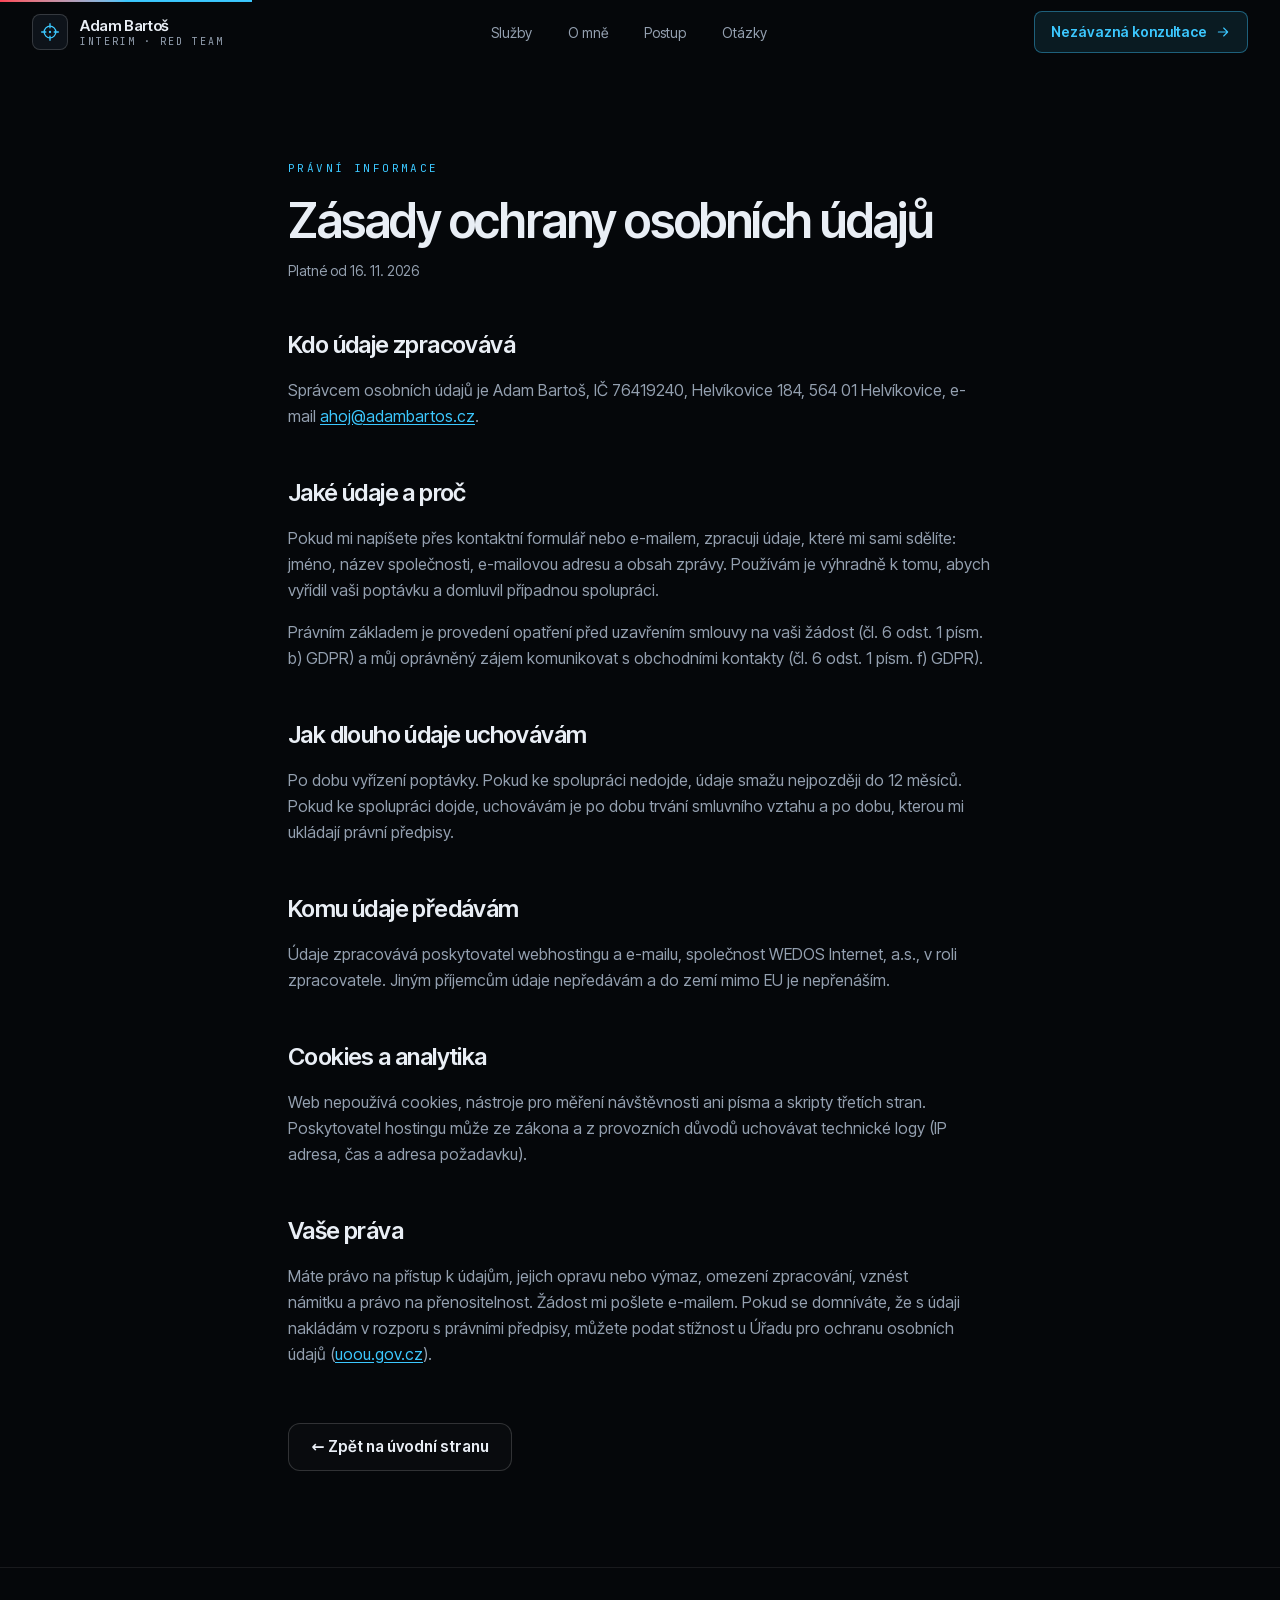
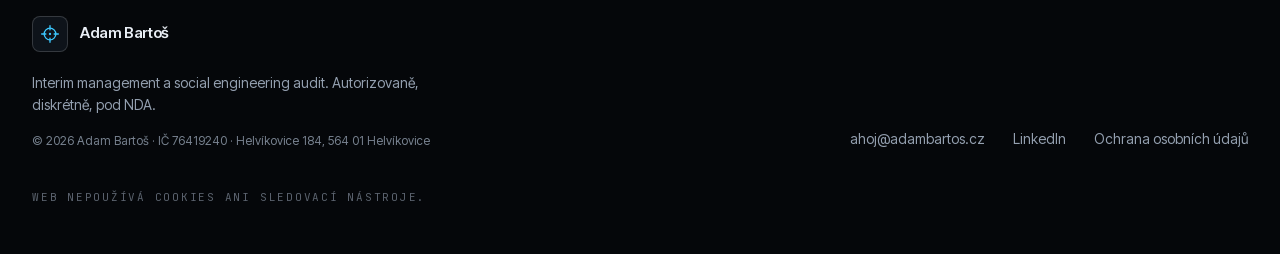
<file: ochrana-osobnich-udaju/index.html>
<!DOCTYPE html><html lang="cs" class="J8CYsa_variable _0YYRla_variable"><head><meta charSet="utf-8"/><meta name="viewport" content="width=device-width, initial-scale=1"/><link rel="preload" href="/_next/static/media/4a0b7dd978568ff2-s.p.3fofz6dws3mg0.woff2" as="font" crossorigin="" type="font/woff2"/><link rel="preload" href="/_next/static/media/53897e768d329f66-s.p.3t6q91iet4nsy.woff2" as="font" crossorigin="" type="font/woff2"/><link rel="preload" href="/_next/static/media/954d21e04331b2ae-s.p.0vfdmo25voy_0.woff2" as="font" crossorigin="" type="font/woff2"/><link rel="preload" href="/_next/static/media/f44e0976e40b7eea-s.p.1e3bxj0ebt1gg.woff2" as="font" crossorigin="" type="font/woff2"/><link rel="stylesheet" href="/_next/static/chunks/3892-3ar2i47z.css" data-precedence="next"/><link rel="preload" as="script" fetchPriority="low" href="/_next/static/chunks/1pcw6gskne7pf.js"/><script src="/_next/static/chunks/1wnov70f88xjy.js" async=""></script><script src="/_next/static/chunks/092r-mewpaf3q.js" async=""></script><script src="/_next/static/chunks/0c98xzjfks9hq.js" async=""></script><script src="/_next/static/chunks/turbopack-2u1d16houkiyo.js" async=""></script><script src="/_next/static/chunks/31kqw6ndv7-wl.js" async=""></script><script src="/_next/static/chunks/3zyihjr1-s6hd.js" async=""></script><script src="/_next/static/chunks/3t9qozf026d39.js" async=""></script><meta name="next-size-adjust" content=""/><meta name="theme-color" content="#05070a"/><meta name="color-scheme" content="dark"/><title>Ochrana osobních údajů | Adam Bartoš</title><meta name="description" content="Zásady ochrany osobních údajů webu adambartos.cz: kdo údaje zpracovává, k čemu je používá a jaká máte práva."/><meta name="application-name" content="Adam Bartoš"/><link rel="author" href="https://adambartos.cz"/><meta name="author" content="Adam Bartoš"/><meta name="robots" content="index, follow"/><link rel="canonical" href="https://adambartos.cz/ochrana-osobnich-udaju/"/><meta property="og:title" content="Adam Bartoš | Interim management a social engineering audit"/><meta property="og:description" content="Interim a krizový management, který zkrotí chaos v procesech, a autorizovaný audit lidského faktoru (vishing, pretexting). Diskrétně, pod NDA."/><meta property="og:url" content="https://adambartos.cz/"/><meta property="og:site_name" content="Adam Bartoš"/><meta property="og:locale" content="cs_CZ"/><meta property="og:image" content="https://adambartos.cz/og.png"/><meta property="og:image:width" content="1200"/><meta property="og:image:height" content="630"/><meta property="og:image:alt" content="Adam Bartoš | Interim management a social engineering audit"/><meta property="og:type" content="website"/><meta name="twitter:card" content="summary_large_image"/><meta name="twitter:title" content="Adam Bartoš | Interim management a social engineering audit"/><meta name="twitter:description" content="Interim a krizový management, který zkrotí chaos v procesech, a autorizovaný audit lidského faktoru (vishing, pretexting). Diskrétně, pod NDA."/><meta name="twitter:image" content="https://adambartos.cz/og.png"/><link rel="icon" href="/favicon.ico?favicon.0xnnucgoh3ojl.ico" sizes="48x48" type="image/x-icon"/><link rel="icon" href="/icon.svg?icon.0t8mmv2vxkd1v.svg" sizes="any" type="image/svg+xml"/><link rel="apple-touch-icon" href="/apple-icon.png?apple-icon.3vr4imb4ni09h.png" sizes="180x180" type="image/png"/><noscript><style>[data-reveal]{opacity:1!important;transform:none!important}</style></noscript><script src="/_next/static/chunks/0cz1d0mv5g_q7.js" noModule=""></script></head><body><div hidden=""><!--$--><!--/$--></div><a href="#obsah" class="sr-only focus:not-sr-only focus:fixed focus:left-4 focus:top-4 focus:z-[70] focus:rounded-lg focus:bg-neon focus:px-4 focus:py-2 focus:font-semibold focus:text-ink-950">Přeskočit na obsah</a><div aria-hidden="true" class="fixed inset-x-0 top-0 z-[60] h-[2px] origin-left bg-gradient-to-r from-alert via-neon to-neon" style="transform:scaleX(0)"></div><header class="fixed inset-x-0 top-0 z-50 border-b transition-colors duration-300 border-transparent bg-transparent"><nav aria-label="Hlavní navigace" class="mx-auto flex h-16 max-w-7xl items-center justify-between px-5 sm:px-8"><a class="group flex items-center gap-3" aria-label="Adam Bartoš, na začátek stránky" href="/#top"><span class="grid size-9 place-items-center rounded-lg border border-line-strong bg-ink-800 text-neon transition-colors group-hover:border-neon/50"><svg width="20" height="20" viewBox="0 0 24 24" fill="none" stroke="currentColor" stroke-width="1.6" stroke-linecap="round" stroke-linejoin="round" aria-hidden="true" focusable="false" class="size-5"><circle cx="12" cy="12" r="7"></circle><path d="M12 2v5M12 17v5M2 12h5M17 12h5"></path><circle cx="12" cy="12" r="1.4" fill="currentColor" stroke="none"></circle></svg></span><span class="flex flex-col leading-none"><span class="text-[15px] font-semibold tracking-tight">Adam Bartoš</span><span class="mt-1 font-mono text-[10px] uppercase tracking-[0.2em] text-muted">interim · red team</span></span></a><ul class="hidden items-center gap-9 md:flex"><li><a href="/#sluzby" class="text-sm text-muted transition-colors hover:text-fg">Služby</a></li><li><a href="/#o-mne" class="text-sm text-muted transition-colors hover:text-fg">O mně</a></li><li><a href="/#proces" class="text-sm text-muted transition-colors hover:text-fg">Postup</a></li><li><a href="/#faq" class="text-sm text-muted transition-colors hover:text-fg">Otázky</a></li></ul><a class="hidden items-center gap-2 rounded-lg border border-neon/40 bg-neon/10 px-4 py-2.5 text-sm font-semibold text-neon transition-colors hover:bg-neon/20 md:inline-flex" href="/#kontakt">Nezávazná konzultace<svg width="20" height="20" viewBox="0 0 24 24" fill="none" stroke="currentColor" stroke-width="1.6" stroke-linecap="round" stroke-linejoin="round" aria-hidden="true" focusable="false" class="size-4"><path d="M5 12h14M13 6l6 6-6 6"></path></svg></a><button type="button" class="grid size-10 place-items-center rounded-lg border border-line-strong text-fg md:hidden" aria-expanded="false" aria-controls="mobilni-menu" aria-label="Otevřít menu"><svg width="20" height="20" viewBox="0 0 24 24" fill="none" stroke="currentColor" stroke-width="1.6" stroke-linecap="round" stroke-linejoin="round" aria-hidden="true" focusable="false"><path d="M4 8h16M4 16h16"></path></svg></button></nav></header><main id="obsah" class="mx-auto max-w-3xl px-5 pb-24 pt-32 sm:px-8 sm:pt-40"><p class="font-mono text-[11px] uppercase tracking-[0.22em] text-neon">Právní informace</p><h1 class="mt-5 text-4xl font-semibold tracking-[-0.03em] sm:text-5xl">Zásady ochrany osobních údajů</h1><p class="mt-4 text-sm text-muted">Platné od 16. 11. 2026</p><h2 class="mt-12 text-xl font-semibold tracking-tight sm:text-2xl">Kdo údaje zpracovává</h2><p class="mt-4 text-pretty leading-relaxed text-muted">Správcem osobních údajů je <!-- -->Adam Bartoš<!-- -->, IČ <!-- -->76419240<!-- -->, Helvíkovice 184, 564 01 Helvíkovice<!-- -->, e-mail<!-- --> <a class="text-neon underline underline-offset-2" href="mailto:ahoj@adambartos.cz">ahoj@adambartos.cz</a>.</p><h2 class="mt-12 text-xl font-semibold tracking-tight sm:text-2xl">Jaké údaje a proč</h2><p class="mt-4 text-pretty leading-relaxed text-muted">Pokud mi napíšete přes kontaktní formulář nebo e-mailem, zpracuji údaje, které mi sami sdělíte: jméno, název společnosti, e-mailovou adresu a obsah zprávy. Používám je výhradně k tomu, abych vyřídil vaši poptávku a domluvil případnou spolupráci.</p><p class="mt-4 text-pretty leading-relaxed text-muted">Právním základem je provedení opatření před uzavřením smlouvy na vaši žádost (čl. 6 odst. 1 písm. b) GDPR) a můj oprávněný zájem komunikovat s obchodními kontakty (čl. 6 odst. 1 písm. f) GDPR).</p><h2 class="mt-12 text-xl font-semibold tracking-tight sm:text-2xl">Jak dlouho údaje uchovávám</h2><p class="mt-4 text-pretty leading-relaxed text-muted">Po dobu vyřízení poptávky. Pokud ke spolupráci nedojde, údaje smažu nejpozději do 12 měsíců. Pokud ke spolupráci dojde, uchovávám je po dobu trvání smluvního vztahu a po dobu, kterou mi ukládají právní předpisy.</p><h2 class="mt-12 text-xl font-semibold tracking-tight sm:text-2xl">Komu údaje předávám</h2><p class="mt-4 text-pretty leading-relaxed text-muted">Údaje zpracovává poskytovatel webhostingu a e-mailu, společnost WEDOS Internet, a.s., v roli zpracovatele. Jiným příjemcům údaje nepředávám a do zemí mimo EU je nepřenáším.</p><h2 class="mt-12 text-xl font-semibold tracking-tight sm:text-2xl">Cookies a analytika</h2><p class="mt-4 text-pretty leading-relaxed text-muted">Web nepoužívá cookies, nástroje pro měření návštěvnosti ani písma a skripty třetích stran. Poskytovatel hostingu může ze zákona a z provozních důvodů uchovávat technické logy (IP adresa, čas a adresa požadavku).</p><h2 class="mt-12 text-xl font-semibold tracking-tight sm:text-2xl">Vaše práva</h2><p class="mt-4 text-pretty leading-relaxed text-muted">Máte právo na přístup k údajům, jejich opravu nebo výmaz, omezení zpracování, vznést námitku a právo na přenositelnost. Žádost mi pošlete e-mailem. Pokud se domníváte, že s údaji nakládám v rozporu s právními předpisy, můžete podat stížnost u Úřadu pro ochranu osobních údajů (<a class="text-neon underline underline-offset-2" href="https://uoou.gov.cz" target="_blank" rel="noopener noreferrer">uoou.gov.cz</a>).</p><p class="mt-14"><a class="btn btn-ghost" href="/">← Zpět na úvodní stranu</a></p></main><footer class="border-t border-line bg-ink-950 py-12"><div class="mx-auto flex max-w-7xl flex-col gap-8 px-5 sm:px-8 md:flex-row md:items-end md:justify-between"><div><a class="inline-flex items-center gap-3" href="/#top"><span class="grid size-9 place-items-center rounded-lg border border-line-strong bg-ink-800 text-neon"><svg width="20" height="20" viewBox="0 0 24 24" fill="none" stroke="currentColor" stroke-width="1.6" stroke-linecap="round" stroke-linejoin="round" aria-hidden="true" focusable="false" class="size-5"><circle cx="12" cy="12" r="7"></circle><path d="M12 2v5M12 17v5M2 12h5M17 12h5"></path><circle cx="12" cy="12" r="1.4" fill="currentColor" stroke="none"></circle></svg></span><span class="text-[15px] font-semibold tracking-tight">Adam Bartoš</span></a><p class="mt-5 max-w-md text-sm leading-relaxed text-muted">Interim management a social engineering audit. Autorizovaně, diskrétně, pod NDA.</p><p class="mt-4 text-xs text-muted/80">© 2026 Adam Bartoš · IČ 76419240 · Helvíkovice 184, 564 01 Helvíkovice</p></div><ul class="flex flex-wrap items-center gap-x-7 gap-y-3 text-sm text-muted"><li><a href="mailto:ahoj@adambartos.cz" class="transition-colors hover:text-fg">ahoj@adambartos.cz</a></li><li><a href="https://www.linkedin.com/in/adam-bartos-uo/" target="_blank" rel="noopener noreferrer" class="transition-colors hover:text-fg">LinkedIn</a></li><li><a href="/ochrana-osobnich-udaju/" class="transition-colors hover:text-fg">Ochrana osobních údajů</a></li></ul></div><p class="mx-auto mt-10 max-w-7xl px-5 font-mono text-[11px] uppercase tracking-[0.16em] text-muted/60 sm:px-8">Web nepoužívá cookies ani sledovací nástroje.</p></footer><!--$--><!--/$--><script id="_R_">(globalThis["TURBOPACK"] || (globalThis["TURBOPACK"] = [])).push({"otherChunks":["static/chunks/1pcw6gskne7pf.js","static/chunks/1wnov70f88xjy.js","static/chunks/092r-mewpaf3q.js","static/chunks/0c98xzjfks9hq.js"],"runtimeModuleIds":[94553]});</script><script src="/_next/static/chunks/1pcw6gskne7pf.js" async=""></script><script>(self.__next_f=self.__next_f||[]).push([0])</script><script>self.__next_f.push([1,"1:\"$Sreact.fragment\"\n3:\"/_next/static/chunks/31kqw6ndv7-wl.js\"\n4:\"/_next/static/chunks/3zyihjr1-s6hd.js\"\n5:I[28739,[\"$3\",\"$4\"],\"Providers\"]\n6:I[80608,[\"$3\",\"$4\"],\"ScrollProgress\"]\n7:I[39756,[\"$3\",\"$4\"],\"default\"]\n8:I[37457,[\"$3\",\"$4\"],\"default\"]\n9:\"/_next/static/chunks/3t9qozf026d39.js\"\na:I[13293,[\"$3\",\"$4\",\"$9\"],\"Header\"]\nb:I[22016,[\"$3\",\"$4\",\"$9\"],\"\"]\n19:\"ViewportBoundary\"\n1a:I[97367,[\"$3\",\"$4\"],\"$19\"]\n1c:\"MetadataBoundary\"\n1d:I[97367,[\"$3\",\"$4\"],\"$1c\"]\n1e:\"$Sreact.suspense\"\n20:I[68027,[\"$3\",\"$4\"],\"default\",1]\n:HL[\"/_next/static/chunks/3892-3ar2i47z.css\",\"style\"]\n:HL[\"/_next/static/media/4a0b7dd978568ff2-s.p.3fofz6dws3mg0.woff2\",\"font\",{\"crossOrigin\":\"\",\"type\":\"font/woff2\"}]\n:HL[\"/_next/static/media/53897e768d329f66-s.p.3t6q91iet4nsy.woff2\",\"font\",{\"crossOrigin\":\"\",\"type\":\"font/woff2\"}]\n:HL[\"/_next/static/media/954d21e04331b2ae-s.p.0vfdmo25voy_0.woff2\",\"font\",{\"crossOrigin\":\"\",\"type\":\"font/woff2\"}]\n:HL[\"/_next/static/media/f44e0976e40b7eea-s.p.1e3bxj0ebt1gg.woff2\",\"font\",{\"crossOrigin\":\"\",\"type\":\"font/woff2\"}]\n2:[\"$\",\"style\",null,{\"children\":\"[data-reveal]{opacity:1!important;transform:none!important}\"}]\nd:X\n"])</script><script>self.__next_f.push([1,"e:[[\"children\",{\"s\":\"__PAGE__\",\"h\":512,\"d\":{\"r\":[\"$\",\"$1\",\"c\",{\"children\":[[[\"$\",\"$La\",null,{}],[\"$\",\"main\",null,{\"id\":\"obsah\",\"className\":\"mx-auto max-w-3xl px-5 pb-24 pt-32 sm:px-8 sm:pt-40\",\"children\":[[\"$\",\"p\",null,{\"className\":\"font-mono text-[11px] uppercase tracking-[0.22em] text-neon\",\"children\":\"Právní informace\"}],[\"$\",\"h1\",null,{\"className\":\"mt-5 text-4xl font-semibold tracking-[-0.03em] sm:text-5xl\",\"children\":\"Zásady ochrany osobních údajů\"}],[\"$\",\"p\",null,{\"className\":\"mt-4 text-sm text-muted\",\"children\":\"Platné od 16. 11. 2026\"}],[\"$\",\"h2\",null,{\"className\":\"mt-12 text-xl font-semibold tracking-tight sm:text-2xl\",\"children\":\"Kdo údaje zpracovává\"}],[\"$\",\"p\",null,{\"className\":\"mt-4 text-pretty leading-relaxed text-muted\",\"children\":[\"Správcem osobních údajů je \",\"Adam Bartoš\",\", IČ \",\"76419240\",\", Helvíkovice 184, 564 01 Helvíkovice\",\", e-mail\",\" \",[\"$\",\"a\",null,{\"className\":\"text-neon underline underline-offset-2\",\"href\":\"mailto:ahoj@adambartos.cz\",\"children\":\"ahoj@adambartos.cz\"}],\".\"]}],[\"$\",\"h2\",null,{\"className\":\"mt-12 text-xl font-semibold tracking-tight sm:text-2xl\",\"children\":\"Jaké údaje a proč\"}],[\"$\",\"p\",null,{\"className\":\"mt-4 text-pretty leading-relaxed text-muted\",\"children\":\"Pokud mi napíšete přes kontaktní formulář nebo e-mailem, zpracuji údaje, které mi sami sdělíte: jméno, název společnosti, e-mailovou adresu a obsah zprávy. Používám je výhradně k tomu, abych vyřídil vaši poptávku a domluvil případnou spolupráci.\"}],[\"$\",\"p\",null,{\"className\":\"mt-4 text-pretty leading-relaxed text-muted\",\"children\":\"Právním základem je provedení opatření před uzavřením smlouvy na vaši žádost (čl. 6 odst. 1 písm. b) GDPR) a můj oprávněný zájem komunikovat s obchodními kontakty (čl. 6 odst. 1 písm. f) GDPR).\"}],[\"$\",\"h2\",null,{\"className\":\"mt-12 text-xl font-semibold tracking-tight sm:text-2xl\",\"children\":\"Jak dlouho údaje uchovávám\"}],[\"$\",\"p\",null,{\"className\":\"mt-4 text-pretty leading-relaxed text-muted\",\"children\":\"Po dobu vyřízení poptávky. Pokud ke spolupráci nedojde, údaje smažu nejpozději do 12 měsíců. Pokud ke spolupráci dojde, uchovávám je po dobu trvání smluvního vztahu a po dobu, kterou mi ukládají právní předpisy.\"}],\"$Lf\",\"$L10\",\"$L11\",\"$L12\",\"$L13\",\"$L14\",\"$L15\"]}],\"$L16\"],[\"$L17\"],\"$L18\"]}],\"p\":false,\"v\":null}}]]\n"])</script><script>self.__next_f.push([1,"c:[[\"children\",{\"s\":\"ochrana-osobnich-udaju\",\"h\":512,\"d\":{\"r\":[\"$\",\"$1\",\"c\",{\"children\":[null,[\"$\",\"$L7\",null,{\"parallelRouterKey\":\"children\",\"error\":\"$undefined\",\"errorStyles\":\"$undefined\",\"errorScripts\":\"$undefined\",\"template\":[\"$\",\"$L8\",null,{}],\"templateStyles\":\"$undefined\",\"templateScripts\":\"$undefined\",\"notFound\":\"$undefined\",\"forbidden\":\"$undefined\",\"unauthorized\":\"$undefined\"}]]}],\"p\":false,\"v\":\"$d\"},\"c\":\"$Qe\"}]]\n"])</script><script>self.__next_f.push([1,"0:{\"P\":null,\"c\":[\"\",\"ochrana-osobnich-udaju\",\"\"],\"q\":\"\",\"i\":false,\"t\":{\"t\":{\"s\":\"\",\"h\":528,\"d\":{\"r\":[\"$\",\"$1\",\"c\",{\"children\":[[[\"$\",\"link\",\"0\",{\"rel\":\"stylesheet\",\"href\":\"/_next/static/chunks/3892-3ar2i47z.css\",\"precedence\":\"next\",\"crossOrigin\":\"$undefined\",\"nonce\":\"$undefined\"}],[\"$\",\"script\",\"script-0\",{\"src\":\"/_next/static/chunks/31kqw6ndv7-wl.js\",\"async\":true,\"nonce\":\"$undefined\"}],[\"$\",\"script\",\"script-1\",{\"src\":\"/_next/static/chunks/3zyihjr1-s6hd.js\",\"async\":true,\"nonce\":\"$undefined\"}]],[\"$\",\"html\",null,{\"lang\":\"cs\",\"className\":\"J8CYsa_variable _0YYRla_variable\",\"children\":[[\"$\",\"head\",null,{\"children\":[\"$\",\"noscript\",null,{\"children\":\"$2\"}]}],[\"$\",\"body\",null,{\"children\":[[\"$\",\"a\",null,{\"href\":\"#obsah\",\"className\":\"sr-only focus:not-sr-only focus:fixed focus:left-4 focus:top-4 focus:z-[70] focus:rounded-lg focus:bg-neon focus:px-4 focus:py-2 focus:font-semibold focus:text-ink-950\",\"children\":\"Přeskočit na obsah\"}],[\"$\",\"$L5\",null,{\"children\":[[\"$\",\"$L6\",null,{}],[\"$\",\"$L7\",null,{\"parallelRouterKey\":\"children\",\"error\":\"$undefined\",\"errorStyles\":\"$undefined\",\"errorScripts\":\"$undefined\",\"template\":[\"$\",\"$L8\",null,{}],\"templateStyles\":\"$undefined\",\"templateScripts\":\"$undefined\",\"notFound\":[[[\"$\",\"$La\",null,{}],[\"$\",\"main\",null,{\"id\":\"obsah\",\"className\":\"relative grid min-h-dvh place-items-center overflow-hidden px-5\",\"children\":[[\"$\",\"div\",null,{\"aria-hidden\":true,\"className\":\"bg-grid absolute inset-0\"}],[\"$\",\"div\",null,{\"className\":\"relative text-center\",\"children\":[[\"$\",\"p\",null,{\"className\":\"font-mono text-sm uppercase tracking-[0.3em] text-alert\",\"children\":\"chyba 404\"}],[\"$\",\"h1\",null,{\"className\":\"mt-5 text-balance text-5xl font-semibold tracking-[-0.03em] sm:text-7xl\",\"children\":\"Tady nic není.\"}],[\"$\",\"p\",null,{\"className\":\"mx-auto mt-6 max-w-md text-pretty text-lg text-muted\",\"children\":\"Stránka neexistuje nebo se přestěhovala. Dobrá zpráva: žádný útočník tu nebyl.\"}],[\"$\",\"$Lb\",null,{\"href\":\"/\",\"className\":\"btn btn-primary mt-10\",\"children\":\"Zpět na úvodní stranu\"}]]}]]}]],[]],\"forbidden\":\"$undefined\",\"unauthorized\":\"$undefined\"}]]}]]}]]}]]}],\"p\":false,\"v\":null},\"c\":\"$Qc\"},\"h\":{\"r\":[\"$\",\"$1\",\"h\",{\"children\":[null,[\"$\",\"$L1a\",null,{\"children\":\"$L1b\"}],[\"$\",\"$L1d\",null,{\"children\":[[\"$\",\"div\",null,{\"hidden\":true,\"children\":[\"$\",\"$1e\",null,{\"name\":\"Next.Metadata\",\"children\":\"$L1f\"}]}],null]}],[\"$\",\"meta\",null,{\"name\":\"next-size-adjust\",\"content\":\"\"}]]}],\"p\":false,\"v\":null}},\"m\":\"$undefined\",\"G\":[\"$20\",[[\"$\",\"link\",\"0\",{\"rel\":\"stylesheet\",\"href\":\"/_next/static/chunks/3892-3ar2i47z.css\",\"precedence\":\"next\",\"crossOrigin\":\"$undefined\",\"nonce\":\"$undefined\"}]]],\"S\":true,\"r\":\"$undefined\",\"s\":\"$undefined\",\"a\":\"$undefined\",\"l\":\"$undefined\",\"p\":\"$undefined\",\"d\":\"$undefined\",\"b\":\"0RcQWPo-rbGGELlSnOsW4\"}\n"])</script><script>self.__next_f.push([1,"21:I[97367,[\"$3\",\"$4\"],\"OutletBoundary\"]\nd:C\nf:[\"$\",\"h2\",null,{\"className\":\"mt-12 text-xl font-semibold tracking-tight sm:text-2xl\",\"children\":\"Komu údaje předávám\"}]\n10:[\"$\",\"p\",null,{\"className\":\"mt-4 text-pretty leading-relaxed text-muted\",\"children\":\"Údaje zpracovává poskytovatel webhostingu a e-mailu, společnost WEDOS Internet, a.s., v roli zpracovatele. Jiným příjemcům údaje nepředávám a do zemí mimo EU je nepřenáším.\"}]\n11:[\"$\",\"h2\",null,{\"className\":\"mt-12 text-xl font-semibold tracking-tight sm:text-2xl\",\"children\":\"Cookies a analytika\"}]\n12:[\"$\",\"p\",null,{\"className\":\"mt-4 text-pretty leading-relaxed text-muted\",\"children\":\"Web nepoužívá cookies, nástroje pro měření návštěvnosti ani písma a skripty třetích stran. Poskytovatel hostingu může ze zákona a z provozních důvodů uchovávat technické logy (IP adresa, čas a adresa požadavku).\"}]\n13:[\"$\",\"h2\",null,{\"className\":\"mt-12 text-xl font-semibold tracking-tight sm:text-2xl\",\"children\":\"Vaše práva\"}]\n14:[\"$\",\"p\",null,{\"className\":\"mt-4 text-pretty leading-relaxed text-muted\",\"children\":[\"Máte právo na přístup k údajům, jejich opravu nebo výmaz, omezení zpracování, vznést námitku a právo na přenositelnost. Žádost mi pošlete e-mailem. Pokud se domníváte, že s údaji nakládám v rozporu s právními předpisy, můžete podat stížnost u Úřadu pro ochranu osobních údajů (\",[\"$\",\"a\",null,{\"className\":\"text-neon underline underline-offset-2\",\"href\":\"https://uoou.gov.cz\",\"target\":\"_blank\",\"rel\":\"noopener noreferrer\",\"children\":\"uoou.gov.cz\"}],\").\"]}]\n15:[\"$\",\"p\",null,{\"className\":\"mt-14\",\"children\":[\"$\",\"$Lb\",null,{\"href\":\"/\",\"className\":\"btn btn-ghost\",\"children\":\"← Zpět na úvodní stranu\"}]}]\n"])</script><script>self.__next_f.push([1,"16:[\"$\",\"footer\",null,{\"className\":\"border-t border-line bg-ink-950 py-12\",\"children\":[[\"$\",\"div\",null,{\"className\":\"mx-auto flex max-w-7xl flex-col gap-8 px-5 sm:px-8 md:flex-row md:items-end md:justify-between\",\"children\":[[\"$\",\"div\",null,{\"children\":[[\"$\",\"$Lb\",null,{\"href\":\"/#top\",\"className\":\"inline-flex items-center gap-3\",\"children\":[[\"$\",\"span\",null,{\"className\":\"grid size-9 place-items-center rounded-lg border border-line-strong bg-ink-800 text-neon\",\"children\":[\"$\",\"svg\",null,{\"width\":20,\"height\":20,\"viewBox\":\"0 0 24 24\",\"fill\":\"none\",\"stroke\":\"currentColor\",\"strokeWidth\":1.6,\"strokeLinecap\":\"round\",\"strokeLinejoin\":\"round\",\"aria-hidden\":true,\"focusable\":false,\"className\":\"size-5\",\"children\":[[\"$\",\"circle\",null,{\"cx\":\"12\",\"cy\":\"12\",\"r\":\"7\"}],[\"$\",\"path\",null,{\"d\":\"M12 2v5M12 17v5M2 12h5M17 12h5\"}],[\"$\",\"circle\",null,{\"cx\":\"12\",\"cy\":\"12\",\"r\":\"1.4\",\"fill\":\"currentColor\",\"stroke\":\"none\"}]]}]}],[\"$\",\"span\",null,{\"className\":\"text-[15px] font-semibold tracking-tight\",\"children\":\"Adam Bartoš\"}]]}],[\"$\",\"p\",null,{\"className\":\"mt-5 max-w-md text-sm leading-relaxed text-muted\",\"children\":\"Interim management a social engineering audit. Autorizovaně, diskrétně, pod NDA.\"}],[\"$\",\"p\",null,{\"className\":\"mt-4 text-xs text-muted/80\",\"children\":\"© 2026 Adam Bartoš · IČ 76419240 · Helvíkovice 184, 564 01 Helvíkovice\"}]]}],[\"$\",\"ul\",null,{\"className\":\"flex flex-wrap items-center gap-x-7 gap-y-3 text-sm text-muted\",\"children\":[[\"$\",\"li\",null,{\"children\":[\"$\",\"a\",null,{\"href\":\"mailto:ahoj@adambartos.cz\",\"className\":\"transition-colors hover:text-fg\",\"children\":\"ahoj@adambartos.cz\"}]}],[\"$\",\"li\",null,{\"children\":[\"$\",\"a\",null,{\"href\":\"https://www.linkedin.com/in/adam-bartos-uo/\",\"target\":\"_blank\",\"rel\":\"noopener noreferrer\",\"className\":\"transition-colors hover:text-fg\",\"children\":\"LinkedIn\"}]}],[\"$\",\"li\",null,{\"children\":[\"$\",\"a\",null,{\"href\":\"/ochrana-osobnich-udaju/\",\"className\":\"transition-colors hover:text-fg\",\"children\":\"Ochrana osobních údajů\"}]}]]}]]}],[\"$\",\"p\",null,{\"className\":\"mx-auto mt-10 max-w-7xl px-5 font-mono text-[11px] uppercase tracking-[0.16em] text-muted/60 sm:px-8\",\"children\":\"Web nepoužívá cookies ani sledovací nástroje.\"}]]}]\n"])</script><script>self.__next_f.push([1,"17:[\"$\",\"script\",\"script-0\",{\"src\":\"/_next/static/chunks/3t9qozf026d39.js\",\"async\":true,\"nonce\":\"$undefined\"}]\n18:[\"$\",\"$L21\",null,{\"children\":[\"$\",\"$1e\",null,{\"name\":\"Next.MetadataOutlet\",\"children\":\"$@22\"}]}]\n"])</script><script>self.__next_f.push([1,"1b:[[\"$\",\"meta\",\"0\",{\"charSet\":\"utf-8\"}],[\"$\",\"meta\",\"1\",{\"name\":\"viewport\",\"content\":\"width=device-width, initial-scale=1\"}],[\"$\",\"meta\",\"2\",{\"name\":\"theme-color\",\"content\":\"#05070a\"}],[\"$\",\"meta\",\"3\",{\"name\":\"color-scheme\",\"content\":\"dark\"}]]\n"])</script><script>self.__next_f.push([1,"23:I[27201,[\"$3\",\"$4\"],\"IconMark\"]\n"])</script><script>self.__next_f.push([1,"1f:[[\"$\",\"title\",\"0\",{\"children\":\"Ochrana osobních údajů | Adam Bartoš\"}],[\"$\",\"meta\",\"1\",{\"name\":\"description\",\"content\":\"Zásady ochrany osobních údajů webu adambartos.cz: kdo údaje zpracovává, k čemu je používá a jaká máte práva.\"}],[\"$\",\"meta\",\"2\",{\"name\":\"application-name\",\"content\":\"Adam Bartoš\"}],[\"$\",\"link\",\"3\",{\"rel\":\"author\",\"href\":\"https://adambartos.cz\"}],[\"$\",\"meta\",\"4\",{\"name\":\"author\",\"content\":\"Adam Bartoš\"}],[\"$\",\"meta\",\"5\",{\"name\":\"robots\",\"content\":\"index, follow\"}],[\"$\",\"link\",\"6\",{\"rel\":\"canonical\",\"href\":\"https://adambartos.cz/ochrana-osobnich-udaju/\"}],[\"$\",\"meta\",\"7\",{\"property\":\"og:title\",\"content\":\"Adam Bartoš | Interim management a social engineering audit\"}],[\"$\",\"meta\",\"8\",{\"property\":\"og:description\",\"content\":\"Interim a krizový management, který zkrotí chaos v procesech, a autorizovaný audit lidského faktoru (vishing, pretexting). Diskrétně, pod NDA.\"}],[\"$\",\"meta\",\"9\",{\"property\":\"og:url\",\"content\":\"https://adambartos.cz/\"}],[\"$\",\"meta\",\"10\",{\"property\":\"og:site_name\",\"content\":\"Adam Bartoš\"}],[\"$\",\"meta\",\"11\",{\"property\":\"og:locale\",\"content\":\"cs_CZ\"}],[\"$\",\"meta\",\"12\",{\"property\":\"og:image\",\"content\":\"https://adambartos.cz/og.png\"}],[\"$\",\"meta\",\"13\",{\"property\":\"og:image:width\",\"content\":\"1200\"}],[\"$\",\"meta\",\"14\",{\"property\":\"og:image:height\",\"content\":\"630\"}],[\"$\",\"meta\",\"15\",{\"property\":\"og:image:alt\",\"content\":\"Adam Bartoš | Interim management a social engineering audit\"}],[\"$\",\"meta\",\"16\",{\"property\":\"og:type\",\"content\":\"website\"}],[\"$\",\"meta\",\"17\",{\"name\":\"twitter:card\",\"content\":\"summary_large_image\"}],[\"$\",\"meta\",\"18\",{\"name\":\"twitter:title\",\"content\":\"Adam Bartoš | Interim management a social engineering audit\"}],[\"$\",\"meta\",\"19\",{\"name\":\"twitter:description\",\"content\":\"Interim a krizový management, který zkrotí chaos v procesech, a autorizovaný audit lidského faktoru (vishing, pretexting). Diskrétně, pod NDA.\"}],[\"$\",\"meta\",\"20\",{\"name\":\"twitter:image\",\"content\":\"https://adambartos.cz/og.png\"}],[\"$\",\"link\",\"21\",{\"rel\":\"icon\",\"href\":\"/favicon.ico?favicon.0xnnucgoh3ojl.ico\",\"sizes\":\"48x48\",\"type\":\"image/x-icon\"}],[\"$\",\"link\",\"22\",{\"rel\":\"icon\",\"href\":\"/icon.svg?icon.0t8mmv2vxkd1v.svg\",\"sizes\":\"any\",\"type\":\"image/svg+xml\"}],[\"$\",\"link\",\"23\",{\"rel\":\"apple-touch-icon\",\"href\":\"/apple-icon.png?apple-icon.3vr4imb4ni09h.png\",\"sizes\":\"180x180\",\"type\":\"image/png\"}],[\"$\",\"$L23\",\"24\",{}]]\n"])</script><script>self.__next_f.push([1,"22:null\n"])</script></body></html>
</file>
<file: _next/static/chunks/3892-3ar2i47z.css>
@font-face{font-family:Inter Tight;font-style:normal;font-weight:100 900;font-display:swap;src:url(../media/cef8ac2c062f1b0a-s.35p9_4tnsm_o4.woff2)format("woff2");unicode-range:U+460-52F,U+1C80-1C8A,U+20B4,U+2DE0-2DFF,U+A640-A69F,U+FE2E-FE2F}@font-face{font-family:Inter Tight;font-style:normal;font-weight:100 900;font-display:swap;src:url(../media/c6e22b45cfe1c763-s.1q0qwmqzyniyk.woff2)format("woff2");unicode-range:U+301,U+400-45F,U+490-491,U+4B0-4B1,U+2116}@font-face{font-family:Inter Tight;font-style:normal;font-weight:100 900;font-display:swap;src:url(../media/158ff596bf2cbebe-s.02gir8avbbwr_.woff2)format("woff2");unicode-range:U+1F??}@font-face{font-family:Inter Tight;font-style:normal;font-weight:100 900;font-display:swap;src:url(../media/52e514cb9d030258-s.3hqxvms4e79hg.woff2)format("woff2");unicode-range:U+370-377,U+37A-37F,U+384-38A,U+38C,U+38E-3A1,U+3A3-3FF}@font-face{font-family:Inter Tight;font-style:normal;font-weight:100 900;font-display:swap;src:url(../media/d66ba39e135c9aa7-s.1xbprfp_s2_ea.woff2)format("woff2");unicode-range:U+102-103,U+110-111,U+128-129,U+168-169,U+1A0-1A1,U+1AF-1B0,U+300-301,U+303-304,U+308-309,U+323,U+329,U+1EA0-1EF9,U+20AB}@font-face{font-family:Inter Tight;font-style:normal;font-weight:100 900;font-display:swap;src:url(../media/f44e0976e40b7eea-s.p.1e3bxj0ebt1gg.woff2)format("woff2");unicode-range:U+100-2BA,U+2BD-2C5,U+2C7-2CC,U+2CE-2D7,U+2DD-2FF,U+304,U+308,U+329,U+1D00-1DBF,U+1E00-1E9F,U+1EF2-1EFF,U+2020,U+20A0-20AB,U+20AD-20C4,U+2113,U+2C60-2C7F,U+A720-A7FF}@font-face{font-family:Inter Tight;font-style:normal;font-weight:100 900;font-display:swap;src:url(../media/4a0b7dd978568ff2-s.p.3fofz6dws3mg0.woff2)format("woff2");unicode-range:U+??,U+131,U+152-153,U+2BB-2BC,U+2C6,U+2DA,U+2DC,U+304,U+308,U+329,U+2000-206F,U+20AC,U+2122,U+2191,U+2193,U+2212,U+2215,U+FEFF,U+FFFD}@font-face{font-family:Inter Tight Fallback;src:local(Arial);ascent-override:100.51%;descent-override:25.03%;line-gap-override:0.0%;size-adjust:96.39%}.J8CYsa_className{font-family:Inter Tight,Inter Tight Fallback;font-style:normal}.J8CYsa_variable{--font-inter-tight:"Inter Tight", "Inter Tight Fallback"}
@font-face{font-family:JetBrains Mono;font-style:normal;font-weight:100 800;font-display:swap;src:url(../media/258bd0ab5fdd762a-s.2f7nqdagzwx2-.woff2)format("woff2");unicode-range:U+460-52F,U+1C80-1C8A,U+20B4,U+2DE0-2DFF,U+A640-A69F,U+FE2E-FE2F}@font-face{font-family:JetBrains Mono;font-style:normal;font-weight:100 800;font-display:swap;src:url(../media/99a2019bdfa8519b-s.176arc174-8zp.woff2)format("woff2");unicode-range:U+301,U+400-45F,U+490-491,U+4B0-4B1,U+2116}@font-face{font-family:JetBrains Mono;font-style:normal;font-weight:100 800;font-display:swap;src:url(../media/44e0cb21b0d052b7-s.0bp8oijd_gu96.woff2)format("woff2");unicode-range:U+370-377,U+37A-37F,U+384-38A,U+38C,U+38E-3A1,U+3A3-3FF}@font-face{font-family:JetBrains Mono;font-style:normal;font-weight:100 800;font-display:swap;src:url(../media/f9cd5a77d065db98-s.1fby2rem9ngyr.woff2)format("woff2");unicode-range:U+102-103,U+110-111,U+128-129,U+168-169,U+1A0-1A1,U+1AF-1B0,U+300-301,U+303-304,U+308-309,U+323,U+329,U+1EA0-1EF9,U+20AB}@font-face{font-family:JetBrains Mono;font-style:normal;font-weight:100 800;font-display:swap;src:url(../media/954d21e04331b2ae-s.p.0vfdmo25voy_0.woff2)format("woff2");unicode-range:U+100-2BA,U+2BD-2C5,U+2C7-2CC,U+2CE-2D7,U+2DD-2FF,U+304,U+308,U+329,U+1D00-1DBF,U+1E00-1E9F,U+1EF2-1EFF,U+2020,U+20A0-20AB,U+20AD-20C4,U+2113,U+2C60-2C7F,U+A720-A7FF}@font-face{font-family:JetBrains Mono;font-style:normal;font-weight:100 800;font-display:swap;src:url(../media/53897e768d329f66-s.p.3t6q91iet4nsy.woff2)format("woff2");unicode-range:U+??,U+131,U+152-153,U+2BB-2BC,U+2C6,U+2DA,U+2DC,U+304,U+308,U+329,U+2000-206F,U+20AC,U+2122,U+2191,U+2193,U+2212,U+2215,U+FEFF,U+FFFD}@font-face{font-family:JetBrains Mono Fallback;src:local(Arial);ascent-override:75.79%;descent-override:22.29%;line-gap-override:0.0%;size-adjust:134.59%}._0YYRla_className{font-family:JetBrains Mono,JetBrains Mono Fallback;font-style:normal}._0YYRla_variable{--font-jetbrains:"JetBrains Mono", "JetBrains Mono Fallback"}
@layer properties{@supports (((-webkit-hyphens:none)) and (not (margin-trim:inline))) or ((-moz-orient:inline) and (not (color:rgb(from red r g b)))){*,:before,:after,::backdrop{--tw-rotate-x:initial;--tw-rotate-y:initial;--tw-rotate-z:initial;--tw-skew-x:initial;--tw-skew-y:initial;--tw-space-y-reverse:0;--tw-divide-y-reverse:0;--tw-border-style:solid;--tw-gradient-position:initial;--tw-gradient-from:#0000;--tw-gradient-via:#0000;--tw-gradient-to:#0000;--tw-gradient-stops:initial;--tw-gradient-via-stops:initial;--tw-gradient-from-position:0%;--tw-gradient-via-position:50%;--tw-gradient-to-position:100%;--tw-leading:initial;--tw-font-weight:initial;--tw-tracking:initial;--tw-shadow:0 0 #0000;--tw-shadow-color:initial;--tw-shadow-alpha:100%;--tw-inset-shadow:0 0 #0000;--tw-inset-shadow-color:initial;--tw-inset-shadow-alpha:100%;--tw-ring-color:initial;--tw-ring-shadow:0 0 #0000;--tw-inset-ring-color:initial;--tw-inset-ring-shadow:0 0 #0000;--tw-ring-inset:initial;--tw-ring-offset-width:0px;--tw-ring-offset-color:#fff;--tw-ring-offset-shadow:0 0 #0000;--tw-backdrop-blur:initial;--tw-backdrop-brightness:initial;--tw-backdrop-contrast:initial;--tw-backdrop-grayscale:initial;--tw-backdrop-hue-rotate:initial;--tw-backdrop-invert:initial;--tw-backdrop-opacity:initial;--tw-backdrop-saturate:initial;--tw-backdrop-sepia:initial;--tw-duration:initial}}}@layer theme{:root,:host{--font-sans:var(--font-inter-tight), ui-sans-serif, system-ui, sans-serif;--font-mono:var(--font-jetbrains), ui-monospace, "SF Mono", monospace;--color-white:#fff;--spacing:.25rem;--container-sm:24rem;--container-md:28rem;--container-xl:36rem;--container-2xl:42rem;--container-3xl:48rem;--container-7xl:80rem;--text-xs:.75rem;--text-xs--line-height:calc(1 / .75);--text-sm:.875rem;--text-sm--line-height:calc(1.25 / .875);--text-base:1rem;--text-base--line-height:calc(1.5 / 1);--text-lg:1.125rem;--text-lg--line-height:calc(1.75 / 1.125);--text-xl:1.25rem;--text-xl--line-height:calc(1.75 / 1.25);--text-2xl:1.5rem;--text-2xl--line-height:calc(2 / 1.5);--text-3xl:1.875rem;--text-3xl--line-height:calc(2.25 / 1.875);--text-4xl:2.25rem;--text-4xl--line-height:calc(2.5 / 2.25);--text-5xl:3rem;--text-5xl--line-height:1;--text-7xl:4.5rem;--text-7xl--line-height:1;--font-weight-medium:500;--font-weight-semibold:600;--tracking-tighter:-.05em;--tracking-tight:-.025em;--leading-tight:1.25;--leading-snug:1.375;--leading-relaxed:1.625;--radius-md:.375rem;--radius-lg:.5rem;--radius-xl:.75rem;--radius-2xl:1rem;--radius-3xl:1.5rem;--animate-ping:ping 1s cubic-bezier(0, 0, .2, 1) infinite;--blur-xl:24px;--default-transition-duration:.15s;--default-transition-timing-function:cubic-bezier(.4, 0, .2, 1);--default-font-family:var(--font-sans);--default-mono-font-family:var(--font-mono);--color-ink-950:#05070a;--color-ink-900:#090c11;--color-ink-800:#0e131a;--color-line:#ffffff14;--color-line-strong:#ffffff29;--color-fg:#e9eef5;--color-muted:#94a0b0;--color-neon:#3cc8ff;--color-alert:#ff4458;--animate-flicker:flicker 5.5s steps(1, end) infinite;--animate-blink:blink 1.1s steps(1, end) infinite;--animate-drift:drift 22s ease-in-out infinite alternate}}@layer base{*,:after,:before,::backdrop{box-sizing:border-box;border:0 solid;margin:0;padding:0}::file-selector-button{box-sizing:border-box;border:0 solid;margin:0;padding:0}html,:host{-webkit-text-size-adjust:100%;tab-size:4;line-height:1.5;font-family:var(--default-font-family,-apple-system, BlinkMacSystemFont, "Segoe UI", Roboto, "Helvetica Neue", "Noto Sans", Arial, sans-serif, "Apple Color Emoji", "Segoe UI Emoji", "Segoe UI Symbol", "Noto Color Emoji");font-feature-settings:var(--default-font-feature-settings,normal);font-variation-settings:var(--default-font-variation-settings,normal);-webkit-tap-highlight-color:transparent}hr{height:0;color:inherit;border-top-width:1px}abbr:where([title]){-webkit-text-decoration:underline dotted;text-decoration:underline dotted}h1,h2,h3,h4,h5,h6{font-size:inherit;font-weight:inherit}a{color:inherit;-webkit-text-decoration:inherit;-webkit-text-decoration:inherit;-webkit-text-decoration:inherit;-webkit-text-decoration:inherit;text-decoration:inherit}b,strong{font-weight:bolder}code,kbd,samp,pre{font-family:var(--default-mono-font-family,ui-monospace, SFMono-Regular, Menlo, Monaco, Consolas, "Liberation Mono", "Courier New", monospace);font-feature-settings:var(--default-mono-font-feature-settings,normal);font-variation-settings:var(--default-mono-font-variation-settings,normal);font-size:1em}small{font-size:80%}sub,sup{vertical-align:baseline;font-size:75%;line-height:0;position:relative}sub{bottom:-.25em}sup{top:-.5em}table{text-indent:0;border-color:inherit;border-collapse:collapse}:-moz-focusring:where(:not(iframe)){outline:auto}progress{vertical-align:baseline}summary{display:list-item}ol,ul,menu{list-style:none}img,svg,video,canvas,audio,iframe,embed,object{vertical-align:middle;display:block}img,video{max-width:100%;height:auto}button,input,select,optgroup,textarea{font:inherit;font-feature-settings:inherit;font-variation-settings:inherit;letter-spacing:inherit;color:inherit;opacity:1;background-color:#0000;border-radius:0}::file-selector-button{font:inherit;font-feature-settings:inherit;font-variation-settings:inherit;letter-spacing:inherit;color:inherit;opacity:1;background-color:#0000;border-radius:0}:where(select:is([multiple],[size])) optgroup{font-weight:bolder}:where(select:is([multiple],[size])) optgroup option{padding-inline-start:20px}::file-selector-button{margin-inline-end:4px}::placeholder{opacity:1}@supports (not ((-webkit-appearance:-apple-pay-button))) or (contain-intrinsic-size:1px){::placeholder{color:currentColor}@supports (color:color-mix(in lab, red, red)){::placeholder{color:color-mix(in oklab, currentcolor 50%, transparent)}}}textarea{resize:vertical}::-webkit-search-decoration{-webkit-appearance:none}::-webkit-date-and-time-value{min-height:1lh;text-align:inherit}::-webkit-datetime-edit{display:inline-flex}::-webkit-datetime-edit-fields-wrapper{padding:0}::-webkit-datetime-edit{padding-block:0}::-webkit-datetime-edit-year-field{padding-block:0}::-webkit-datetime-edit-month-field{padding-block:0}::-webkit-datetime-edit-day-field{padding-block:0}::-webkit-datetime-edit-hour-field{padding-block:0}::-webkit-datetime-edit-minute-field{padding-block:0}::-webkit-datetime-edit-second-field{padding-block:0}::-webkit-datetime-edit-millisecond-field{padding-block:0}::-webkit-datetime-edit-meridiem-field{padding-block:0}::-webkit-calendar-picker-indicator{line-height:1}:-moz-ui-invalid{box-shadow:none}button,input:where([type=button],[type=reset],[type=submit]){appearance:button}::file-selector-button{appearance:button}::-webkit-inner-spin-button{height:auto}::-webkit-outer-spin-button{height:auto}[hidden]:where(:not([hidden=until-found])){display:none!important}}@layer components;@layer utilities{.pointer-events-none{pointer-events:none}.visible{visibility:visible}.sr-only{clip-path:inset(50%);white-space:nowrap;border-width:0;width:1px;height:1px;margin:-1px;padding:0;position:absolute;overflow:hidden}.absolute{position:absolute}.fixed{position:fixed}.relative{position:relative}.inset-0{inset:0}.inset-x-0{inset-inline:0}.-top-\[28\%\]{top:-28%}.top-0{top:0}.top-3{top:calc(var(--spacing) * 3)}.top-5{top:calc(var(--spacing) * 5)}.top-\[2\%\]{top:2%}.-right-\[16\%\]{right:-16%}.right-3{right:calc(var(--spacing) * 3)}.bottom-0{bottom:0}.bottom-3{bottom:calc(var(--spacing) * 3)}.-left-14{left:calc(var(--spacing) * -14)}.-left-\[12\%\]{left:-12%}.-left-\[9999px\]{left:-9999px}.left-3{left:calc(var(--spacing) * 3)}.left-\[19px\]{left:19px}.isolate{isolation:isolate}.-z-10{z-index:calc(10 * -1)}.z-50{z-index:50}.z-\[60\]{z-index:60}.mx-auto{margin-inline:auto}.my-4{margin-block:calc(var(--spacing) * 4)}.mt-0\.5{margin-top:calc(var(--spacing) * .5)}.mt-1{margin-top:var(--spacing)}.mt-1\.5{margin-top:calc(var(--spacing) * 1.5)}.mt-2{margin-top:calc(var(--spacing) * 2)}.mt-2\.5{margin-top:calc(var(--spacing) * 2.5)}.mt-3{margin-top:calc(var(--spacing) * 3)}.mt-4{margin-top:calc(var(--spacing) * 4)}.mt-5{margin-top:calc(var(--spacing) * 5)}.mt-6{margin-top:calc(var(--spacing) * 6)}.mt-7{margin-top:calc(var(--spacing) * 7)}.mt-8{margin-top:calc(var(--spacing) * 8)}.mt-9{margin-top:calc(var(--spacing) * 9)}.mt-10{margin-top:calc(var(--spacing) * 10)}.mt-12{margin-top:calc(var(--spacing) * 12)}.mt-14{margin-top:calc(var(--spacing) * 14)}.mt-auto{margin-top:auto}.mr-2{margin-right:calc(var(--spacing) * 2)}.mb-7{margin-bottom:calc(var(--spacing) * 7)}.block{display:block}.flex{display:flex}.grid{display:grid}.hidden{display:none}.inline{display:inline}.inline-flex{display:inline-flex}.aspect-\[4\/5\]{aspect-ratio:4/5}.size-1\.5{width:calc(var(--spacing) * 1.5);height:calc(var(--spacing) * 1.5)}.size-2{width:calc(var(--spacing) * 2);height:calc(var(--spacing) * 2)}.size-4{width:calc(var(--spacing) * 4);height:calc(var(--spacing) * 4)}.size-5{width:calc(var(--spacing) * 5);height:calc(var(--spacing) * 5)}.size-6{width:calc(var(--spacing) * 6);height:calc(var(--spacing) * 6)}.size-7{width:calc(var(--spacing) * 7);height:calc(var(--spacing) * 7)}.size-8{width:calc(var(--spacing) * 8);height:calc(var(--spacing) * 8)}.size-9{width:calc(var(--spacing) * 9);height:calc(var(--spacing) * 9)}.size-10{width:calc(var(--spacing) * 10);height:calc(var(--spacing) * 10)}.size-11{width:calc(var(--spacing) * 11);height:calc(var(--spacing) * 11)}.size-14{width:calc(var(--spacing) * 14);height:calc(var(--spacing) * 14)}.size-\[18px\]{width:18px;height:18px}.size-full{width:100%;height:100%}.h-0{height:0}.h-1\/3{height:33.3333%}.h-16{height:calc(var(--spacing) * 16)}.h-\[2px\]{height:2px}.h-\[46vmax\]{height:46vmax}.h-\[68vmax\]{height:68vmax}.h-full{height:100%}.h-px{height:1px}.min-h-\[22rem\]{min-height:22rem}.min-h-dvh{min-height:100dvh}.w-0{width:0}.w-8{width:calc(var(--spacing) * 8)}.w-\[46vmax\]{width:46vmax}.w-\[68vmax\]{width:68vmax}.w-fit{width:fit-content}.w-full{width:100%}.w-px{width:1px}.max-w-2xl{max-width:var(--container-2xl)}.max-w-3xl{max-width:var(--container-3xl)}.max-w-7xl{max-width:var(--container-7xl)}.max-w-\[18ch\]{max-width:18ch}.max-w-full{max-width:100%}.max-w-md{max-width:var(--container-md)}.max-w-sm{max-width:var(--container-sm)}.max-w-xl{max-width:var(--container-xl)}.min-w-0{min-width:0}.flex-1{flex:1}.shrink-0{flex-shrink:0}.origin-left{transform-origin:0}.origin-top{transform-origin:top}.transform{transform:var(--tw-rotate-x,) var(--tw-rotate-y,) var(--tw-rotate-z,) var(--tw-skew-x,) var(--tw-skew-y,)}.animate-blink{animation:var(--animate-blink)}.animate-drift{animation:var(--animate-drift)}.animate-flicker{animation:var(--animate-flicker)}.cursor-pointer{cursor:pointer}.resize-y{resize:vertical}.grid-cols-2{grid-template-columns:repeat(2,minmax(0,1fr))}.flex-col{flex-direction:column}.flex-wrap{flex-wrap:wrap}.place-items-center{place-items:center}.items-baseline{align-items:baseline}.items-center{align-items:center}.items-start{align-items:flex-start}.justify-between{justify-content:space-between}.gap-1{gap:var(--spacing)}.gap-2{gap:calc(var(--spacing) * 2)}.gap-2\.5{gap:calc(var(--spacing) * 2.5)}.gap-3{gap:calc(var(--spacing) * 3)}.gap-3\.5{gap:calc(var(--spacing) * 3.5)}.gap-4{gap:calc(var(--spacing) * 4)}.gap-5{gap:calc(var(--spacing) * 5)}.gap-6{gap:calc(var(--spacing) * 6)}.gap-8{gap:calc(var(--spacing) * 8)}.gap-9{gap:calc(var(--spacing) * 9)}.gap-12{gap:calc(var(--spacing) * 12)}.gap-14{gap:calc(var(--spacing) * 14)}:where(.space-y-3>:not(:last-child)){--tw-space-y-reverse:0;margin-block-start:calc(calc(var(--spacing) * 3) * var(--tw-space-y-reverse));margin-block-end:calc(calc(var(--spacing) * 3) * calc(1 - var(--tw-space-y-reverse)))}:where(.space-y-3\.5>:not(:last-child)){--tw-space-y-reverse:0;margin-block-start:calc(calc(var(--spacing) * 3.5) * var(--tw-space-y-reverse));margin-block-end:calc(calc(var(--spacing) * 3.5) * calc(1 - var(--tw-space-y-reverse)))}:where(.space-y-4>:not(:last-child)){--tw-space-y-reverse:0;margin-block-start:calc(calc(var(--spacing) * 4) * var(--tw-space-y-reverse));margin-block-end:calc(calc(var(--spacing) * 4) * calc(1 - var(--tw-space-y-reverse)))}:where(.space-y-6>:not(:last-child)){--tw-space-y-reverse:0;margin-block-start:calc(calc(var(--spacing) * 6) * var(--tw-space-y-reverse));margin-block-end:calc(calc(var(--spacing) * 6) * calc(1 - var(--tw-space-y-reverse)))}.gap-x-7{column-gap:calc(var(--spacing) * 7)}.gap-y-3{row-gap:calc(var(--spacing) * 3)}:where(.divide-y>:not(:last-child)){--tw-divide-y-reverse:0;border-bottom-style:var(--tw-border-style);border-top-style:var(--tw-border-style);border-top-width:calc(1px * var(--tw-divide-y-reverse));border-bottom-width:calc(1px * calc(1 - var(--tw-divide-y-reverse)))}:where(.divide-line>:not(:last-child)){border-color:var(--color-line)}.overflow-hidden{overflow:hidden}.rounded{border-radius:.25rem}.rounded-2xl{border-radius:var(--radius-2xl)}.rounded-3xl{border-radius:var(--radius-3xl)}.rounded-full{border-radius:2147483647px}.rounded-lg{border-radius:var(--radius-lg)}.rounded-md{border-radius:var(--radius-md)}.rounded-xl{border-radius:var(--radius-xl)}.border{border-style:var(--tw-border-style);border-width:1px}.border-y{border-block-style:var(--tw-border-style);border-block-width:1px}.border-t{border-top-style:var(--tw-border-style);border-top-width:1px}.border-r{border-right-style:var(--tw-border-style);border-right-width:1px}.border-b{border-bottom-style:var(--tw-border-style);border-bottom-width:1px}.border-l{border-left-style:var(--tw-border-style);border-left-width:1px}.border-l-2{border-left-style:var(--tw-border-style);border-left-width:2px}.border-alert{border-color:var(--color-alert)}.border-alert\/20{border-color:#ff445833}@supports (color:color-mix(in lab, red, red)){.border-alert\/20{border-color:color-mix(in oklab, var(--color-alert) 20%, transparent)}}.border-alert\/30{border-color:#ff44584d}@supports (color:color-mix(in lab, red, red)){.border-alert\/30{border-color:color-mix(in oklab, var(--color-alert) 30%, transparent)}}.border-line{border-color:var(--color-line)}.border-line-strong{border-color:var(--color-line-strong)}.border-neon{border-color:var(--color-neon)}.border-neon\/20{border-color:#3cc8ff33}@supports (color:color-mix(in lab, red, red)){.border-neon\/20{border-color:color-mix(in oklab, var(--color-neon) 20%, transparent)}}.border-neon\/25{border-color:#3cc8ff40}@supports (color:color-mix(in lab, red, red)){.border-neon\/25{border-color:color-mix(in oklab, var(--color-neon) 25%, transparent)}}.border-neon\/30{border-color:#3cc8ff4d}@supports (color:color-mix(in lab, red, red)){.border-neon\/30{border-color:color-mix(in oklab, var(--color-neon) 30%, transparent)}}.border-neon\/40{border-color:#3cc8ff66}@supports (color:color-mix(in lab, red, red)){.border-neon\/40{border-color:color-mix(in oklab, var(--color-neon) 40%, transparent)}}.border-neon\/70{border-color:#3cc8ffb3}@supports (color:color-mix(in lab, red, red)){.border-neon\/70{border-color:color-mix(in oklab, var(--color-neon) 70%, transparent)}}.border-transparent{border-color:#0000}.bg-alert{background-color:var(--color-alert)}.bg-alert\/10{background-color:#ff44581a}@supports (color:color-mix(in lab, red, red)){.bg-alert\/10{background-color:color-mix(in oklab, var(--color-alert) 10%, transparent)}}.bg-alert\/60{background-color:#ff445899}@supports (color:color-mix(in lab, red, red)){.bg-alert\/60{background-color:color-mix(in oklab, var(--color-alert) 60%, transparent)}}.bg-alert\/\[0\.05\]{background-color:#ff44580d}@supports (color:color-mix(in lab, red, red)){.bg-alert\/\[0\.05\]{background-color:color-mix(in oklab, var(--color-alert) 5%, transparent)}}.bg-ink-800{background-color:var(--color-ink-800)}.bg-ink-800\/60{background-color:#0e131a99}@supports (color:color-mix(in lab, red, red)){.bg-ink-800\/60{background-color:color-mix(in oklab, var(--color-ink-800) 60%, transparent)}}.bg-ink-800\/70{background-color:#0e131ab3}@supports (color:color-mix(in lab, red, red)){.bg-ink-800\/70{background-color:color-mix(in oklab, var(--color-ink-800) 70%, transparent)}}.bg-ink-900{background-color:var(--color-ink-900)}.bg-ink-900\/40{background-color:#090c1166}@supports (color:color-mix(in lab, red, red)){.bg-ink-900\/40{background-color:color-mix(in oklab, var(--color-ink-900) 40%, transparent)}}.bg-ink-900\/50{background-color:#090c1180}@supports (color:color-mix(in lab, red, red)){.bg-ink-900\/50{background-color:color-mix(in oklab, var(--color-ink-900) 50%, transparent)}}.bg-ink-900\/60{background-color:#090c1199}@supports (color:color-mix(in lab, red, red)){.bg-ink-900\/60{background-color:color-mix(in oklab, var(--color-ink-900) 60%, transparent)}}.bg-ink-900\/70{background-color:#090c11b3}@supports (color:color-mix(in lab, red, red)){.bg-ink-900\/70{background-color:color-mix(in oklab, var(--color-ink-900) 70%, transparent)}}.bg-ink-900\/90{background-color:#090c11e6}@supports (color:color-mix(in lab, red, red)){.bg-ink-900\/90{background-color:color-mix(in oklab, var(--color-ink-900) 90%, transparent)}}.bg-ink-950{background-color:var(--color-ink-950)}.bg-ink-950\/60{background-color:#05070a99}@supports (color:color-mix(in lab, red, red)){.bg-ink-950\/60{background-color:color-mix(in oklab, var(--color-ink-950) 60%, transparent)}}.bg-ink-950\/80{background-color:#05070acc}@supports (color:color-mix(in lab, red, red)){.bg-ink-950\/80{background-color:color-mix(in oklab, var(--color-ink-950) 80%, transparent)}}.bg-ink-950\/95{background-color:#05070af2}@supports (color:color-mix(in lab, red, red)){.bg-ink-950\/95{background-color:color-mix(in oklab, var(--color-ink-950) 95%, transparent)}}.bg-line-strong{background-color:var(--color-line-strong)}.bg-neon{background-color:var(--color-neon)}.bg-neon\/10{background-color:#3cc8ff1a}@supports (color:color-mix(in lab, red, red)){.bg-neon\/10{background-color:color-mix(in oklab, var(--color-neon) 10%, transparent)}}.bg-neon\/60{background-color:#3cc8ff99}@supports (color:color-mix(in lab, red, red)){.bg-neon\/60{background-color:color-mix(in oklab, var(--color-neon) 60%, transparent)}}.bg-neon\/\[0\.05\]{background-color:#3cc8ff0d}@supports (color:color-mix(in lab, red, red)){.bg-neon\/\[0\.05\]{background-color:color-mix(in oklab, var(--color-neon) 5%, transparent)}}.bg-neon\/\[0\.06\]{background-color:#3cc8ff0f}@supports (color:color-mix(in lab, red, red)){.bg-neon\/\[0\.06\]{background-color:color-mix(in oklab, var(--color-neon) 6%, transparent)}}.bg-transparent{background-color:#0000}.bg-white\/\[0\.03\]{background-color:#ffffff08}@supports (color:color-mix(in lab, red, red)){.bg-white\/\[0\.03\]{background-color:color-mix(in oklab, var(--color-white) 3%, transparent)}}.bg-gradient-to-b{--tw-gradient-position:to bottom in oklab;background-image:linear-gradient(var(--tw-gradient-stops))}.bg-gradient-to-r{--tw-gradient-position:to right in oklab;background-image:linear-gradient(var(--tw-gradient-stops))}.bg-gradient-to-t{--tw-gradient-position:to top in oklab;background-image:linear-gradient(var(--tw-gradient-stops))}.bg-\[radial-gradient\(closest-side\,rgba\(60\,200\,255\,0\.16\)\,transparent\)\]{background-image:radial-gradient(closest-side,#3cc8ff29,#0000)}.bg-\[radial-gradient\(closest-side\,rgba\(255\,68\,88\,0\.12\)\,transparent\)\]{background-image:radial-gradient(closest-side,#ff44581f,#0000)}.bg-\[radial-gradient\(ellipse_60\%_50\%_at_20\%_0\%\,rgba\(255\,68\,88\,0\.10\)\,transparent\)\,radial-gradient\(ellipse_60\%_55\%_at_90\%_100\%\,rgba\(60\,200\,255\,0\.12\)\,transparent\)\]{background-image:radial-gradient(60% 50% at 20% 0,#ff44581a,#0000),radial-gradient(60% 55% at 90% 100%,#3cc8ff1f,#0000)}.bg-\[radial-gradient\(ellipse_at_30\%_20\%\,rgba\(60\,200\,255\,0\.18\)\,transparent_60\%\)\,radial-gradient\(ellipse_at_80\%_90\%\,rgba\(255\,68\,88\,0\.14\)\,transparent_55\%\)\]{background-image:radial-gradient(at 30% 20%,#3cc8ff2e,#0000 60%),radial-gradient(at 80% 90%,#ff445824,#0000 55%)}.from-alert{--tw-gradient-from:var(--color-alert);--tw-gradient-stops:var(--tw-gradient-via-stops,var(--tw-gradient-position), var(--tw-gradient-from) var(--tw-gradient-from-position), var(--tw-gradient-to) var(--tw-gradient-to-position))}.from-alert\/80{--tw-gradient-from:#ff4458cc}@supports (color:color-mix(in lab, red, red)){.from-alert\/80{--tw-gradient-from:color-mix(in oklab, var(--color-alert) 80%, transparent)}}.from-alert\/80{--tw-gradient-stops:var(--tw-gradient-via-stops,var(--tw-gradient-position), var(--tw-gradient-from) var(--tw-gradient-from-position), var(--tw-gradient-to) var(--tw-gradient-to-position))}.from-ink-950\/70{--tw-gradient-from:#05070ab3}@supports (color:color-mix(in lab, red, red)){.from-ink-950\/70{--tw-gradient-from:color-mix(in oklab, var(--color-ink-950) 70%, transparent)}}.from-ink-950\/70{--tw-gradient-stops:var(--tw-gradient-via-stops,var(--tw-gradient-position), var(--tw-gradient-from) var(--tw-gradient-from-position), var(--tw-gradient-to) var(--tw-gradient-to-position))}.from-neon\/80{--tw-gradient-from:#3cc8ffcc}@supports (color:color-mix(in lab, red, red)){.from-neon\/80{--tw-gradient-from:color-mix(in oklab, var(--color-neon) 80%, transparent)}}.from-neon\/80{--tw-gradient-stops:var(--tw-gradient-via-stops,var(--tw-gradient-position), var(--tw-gradient-from) var(--tw-gradient-from-position), var(--tw-gradient-to) var(--tw-gradient-to-position))}.via-alert\/20{--tw-gradient-via:#ff445833}@supports (color:color-mix(in lab, red, red)){.via-alert\/20{--tw-gradient-via:color-mix(in oklab, var(--color-alert) 20%, transparent)}}.via-alert\/20{--tw-gradient-via-stops:var(--tw-gradient-position), var(--tw-gradient-from) var(--tw-gradient-from-position), var(--tw-gradient-via) var(--tw-gradient-via-position), var(--tw-gradient-to) var(--tw-gradient-to-position);--tw-gradient-stops:var(--tw-gradient-via-stops)}.via-neon{--tw-gradient-via:var(--color-neon);--tw-gradient-via-stops:var(--tw-gradient-position), var(--tw-gradient-from) var(--tw-gradient-from-position), var(--tw-gradient-via) var(--tw-gradient-via-position), var(--tw-gradient-to) var(--tw-gradient-to-position);--tw-gradient-stops:var(--tw-gradient-via-stops)}.via-neon\/20{--tw-gradient-via:#3cc8ff33}@supports (color:color-mix(in lab, red, red)){.via-neon\/20{--tw-gradient-via:color-mix(in oklab, var(--color-neon) 20%, transparent)}}.via-neon\/20{--tw-gradient-via-stops:var(--tw-gradient-position), var(--tw-gradient-from) var(--tw-gradient-from-position), var(--tw-gradient-via) var(--tw-gradient-via-position), var(--tw-gradient-to) var(--tw-gradient-to-position);--tw-gradient-stops:var(--tw-gradient-via-stops)}.to-neon{--tw-gradient-to:var(--color-neon);--tw-gradient-stops:var(--tw-gradient-via-stops,var(--tw-gradient-position), var(--tw-gradient-from) var(--tw-gradient-from-position), var(--tw-gradient-to) var(--tw-gradient-to-position))}.to-transparent{--tw-gradient-to:transparent;--tw-gradient-stops:var(--tw-gradient-via-stops,var(--tw-gradient-position), var(--tw-gradient-from) var(--tw-gradient-from-position), var(--tw-gradient-to) var(--tw-gradient-to-position))}.object-cover{object-fit:cover}.object-top{object-position:top}.p-4{padding:calc(var(--spacing) * 4)}.p-5{padding:calc(var(--spacing) * 5)}.p-6{padding:calc(var(--spacing) * 6)}.p-7{padding:calc(var(--spacing) * 7)}.p-8{padding:calc(var(--spacing) * 8)}.px-2{padding-inline:calc(var(--spacing) * 2)}.px-2\.5{padding-inline:calc(var(--spacing) * 2.5)}.px-3{padding-inline:calc(var(--spacing) * 3)}.px-3\.5{padding-inline:calc(var(--spacing) * 3.5)}.px-4{padding-inline:calc(var(--spacing) * 4)}.px-5{padding-inline:calc(var(--spacing) * 5)}.px-7{padding-inline:calc(var(--spacing) * 7)}.py-0\.5{padding-block:calc(var(--spacing) * .5)}.py-1{padding-block:var(--spacing)}.py-1\.5{padding-block:calc(var(--spacing) * 1.5)}.py-2\.5{padding-block:calc(var(--spacing) * 2.5)}.py-3{padding-block:calc(var(--spacing) * 3)}.py-3\.5{padding-block:calc(var(--spacing) * 3.5)}.py-4{padding-block:calc(var(--spacing) * 4)}.py-5{padding-block:calc(var(--spacing) * 5)}.py-8{padding-block:calc(var(--spacing) * 8)}.py-12{padding-block:calc(var(--spacing) * 12)}.py-14{padding-block:calc(var(--spacing) * 14)}.py-24{padding-block:calc(var(--spacing) * 24)}.pt-0\.5{padding-top:calc(var(--spacing) * .5)}.pt-2{padding-top:calc(var(--spacing) * 2)}.pt-8{padding-top:calc(var(--spacing) * 8)}.pt-28{padding-top:calc(var(--spacing) * 28)}.pt-32{padding-top:calc(var(--spacing) * 32)}.pr-12{padding-right:calc(var(--spacing) * 12)}.pb-6{padding-bottom:calc(var(--spacing) * 6)}.pb-7{padding-bottom:calc(var(--spacing) * 7)}.pb-16{padding-bottom:calc(var(--spacing) * 16)}.pb-24{padding-bottom:calc(var(--spacing) * 24)}.pl-5{padding-left:calc(var(--spacing) * 5)}.pl-14{padding-left:calc(var(--spacing) * 14)}.text-center{text-align:center}.text-left{text-align:left}.font-mono{font-family:var(--font-mono)}.text-2xl{font-size:var(--text-2xl);line-height:var(--tw-leading,var(--text-2xl--line-height))}.text-3xl{font-size:var(--text-3xl);line-height:var(--tw-leading,var(--text-3xl--line-height))}.text-4xl{font-size:var(--text-4xl);line-height:var(--tw-leading,var(--text-4xl--line-height))}.text-5xl{font-size:var(--text-5xl);line-height:var(--tw-leading,var(--text-5xl--line-height))}.text-7xl{font-size:var(--text-7xl);line-height:var(--tw-leading,var(--text-7xl--line-height))}.text-base{font-size:var(--text-base);line-height:var(--tw-leading,var(--text-base--line-height))}.text-lg{font-size:var(--text-lg);line-height:var(--tw-leading,var(--text-lg--line-height))}.text-sm{font-size:var(--text-sm);line-height:var(--tw-leading,var(--text-sm--line-height))}.text-xl{font-size:var(--text-xl);line-height:var(--tw-leading,var(--text-xl--line-height))}.text-xs{font-size:var(--text-xs);line-height:var(--tw-leading,var(--text-xs--line-height))}.text-\[10\.5px\]{font-size:10.5px}.text-\[10px\]{font-size:10px}.text-\[11px\]{font-size:11px}.text-\[12\.5px\]{font-size:12.5px}.text-\[13px\]{font-size:13px}.text-\[15px\]{font-size:15px}.text-\[clamp\(1\.9rem\,4\.2vw\,3\.4rem\)\]{font-size:clamp(1.9rem,4.2vw,3.4rem)}.text-\[clamp\(2\.35rem\,6\.4vw\,5\.5rem\)\]{font-size:clamp(2.35rem,6.4vw,5.5rem)}.leading-\[1\.02\]{--tw-leading:1.02;line-height:1.02}.leading-\[1\.06\]{--tw-leading:1.06;line-height:1.06}.leading-none{--tw-leading:1;line-height:1}.leading-relaxed{--tw-leading:var(--leading-relaxed);line-height:var(--leading-relaxed)}.leading-snug{--tw-leading:var(--leading-snug);line-height:var(--leading-snug)}.leading-tight{--tw-leading:var(--leading-tight);line-height:var(--leading-tight)}.font-medium{--tw-font-weight:var(--font-weight-medium);font-weight:var(--font-weight-medium)}.font-semibold{--tw-font-weight:var(--font-weight-semibold);font-weight:var(--font-weight-semibold)}.tracking-\[-0\.03em\]{--tw-tracking:-.03em;letter-spacing:-.03em}.tracking-\[-0\.035em\]{--tw-tracking:-.035em;letter-spacing:-.035em}.tracking-\[0\.2em\]{--tw-tracking:.2em;letter-spacing:.2em}.tracking-\[0\.3em\]{--tw-tracking:.3em;letter-spacing:.3em}.tracking-\[0\.12em\]{--tw-tracking:.12em;letter-spacing:.12em}.tracking-\[0\.14em\]{--tw-tracking:.14em;letter-spacing:.14em}.tracking-\[0\.16em\]{--tw-tracking:.16em;letter-spacing:.16em}.tracking-\[0\.18em\]{--tw-tracking:.18em;letter-spacing:.18em}.tracking-\[0\.22em\]{--tw-tracking:.22em;letter-spacing:.22em}.tracking-tight{--tw-tracking:var(--tracking-tight);letter-spacing:var(--tracking-tight)}.tracking-tighter{--tw-tracking:var(--tracking-tighter);letter-spacing:var(--tracking-tighter)}.text-balance{text-wrap:balance}.text-pretty{text-wrap:pretty}.break-words{overflow-wrap:break-word}.text-alert{color:var(--color-alert)}.text-fg{color:var(--color-fg)}.text-fg\/45{color:#e9eef573}@supports (color:color-mix(in lab, red, red)){.text-fg\/45{color:color-mix(in oklab, var(--color-fg) 45%, transparent)}}.text-fg\/70{color:#e9eef5b3}@supports (color:color-mix(in lab, red, red)){.text-fg\/70{color:color-mix(in oklab, var(--color-fg) 70%, transparent)}}.text-fg\/80{color:#e9eef5cc}@supports (color:color-mix(in lab, red, red)){.text-fg\/80{color:color-mix(in oklab, var(--color-fg) 80%, transparent)}}.text-fg\/85{color:#e9eef5d9}@supports (color:color-mix(in lab, red, red)){.text-fg\/85{color:color-mix(in oklab, var(--color-fg) 85%, transparent)}}.text-fg\/90{color:#e9eef5e6}@supports (color:color-mix(in lab, red, red)){.text-fg\/90{color:color-mix(in oklab, var(--color-fg) 90%, transparent)}}.text-muted{color:var(--color-muted)}.text-muted\/60{color:#94a0b099}@supports (color:color-mix(in lab, red, red)){.text-muted\/60{color:color-mix(in oklab, var(--color-muted) 60%, transparent)}}.text-muted\/80{color:#94a0b0cc}@supports (color:color-mix(in lab, red, red)){.text-muted\/80{color:color-mix(in oklab, var(--color-muted) 80%, transparent)}}.text-neon{color:var(--color-neon)}.text-neon\/80{color:#3cc8ffcc}@supports (color:color-mix(in lab, red, red)){.text-neon\/80{color:color-mix(in oklab, var(--color-neon) 80%, transparent)}}.text-neon\/90{color:#3cc8ffe6}@supports (color:color-mix(in lab, red, red)){.text-neon\/90{color:color-mix(in oklab, var(--color-neon) 90%, transparent)}}.uppercase{text-transform:uppercase}.underline{text-decoration-line:underline}.decoration-line-strong{-webkit-text-decoration-color:var(--color-line-strong);-webkit-text-decoration-color:var(--color-line-strong);-webkit-text-decoration-color:var(--color-line-strong);text-decoration-color:var(--color-line-strong)}.underline-offset-2{text-underline-offset:2px}.underline-offset-4{text-underline-offset:4px}.accent-\[var\(--color-neon\)\]{accent-color:var(--color-neon)}.opacity-70{opacity:.7}.shadow-\[0_0_12px_rgba\(60\,200\,255\,0\.8\)\]{--tw-shadow:0 0 12px var(--tw-shadow-color,#3cc8ffcc);box-shadow:var(--tw-inset-shadow), var(--tw-inset-ring-shadow), var(--tw-ring-offset-shadow), var(--tw-ring-shadow), var(--tw-shadow)}.shadow-\[0_30px_80px_-30px_rgba\(0\,0\,0\,0\.9\)\]{--tw-shadow:0 30px 80px -30px var(--tw-shadow-color,#000000e6);box-shadow:var(--tw-inset-shadow), var(--tw-inset-ring-shadow), var(--tw-ring-offset-shadow), var(--tw-ring-shadow), var(--tw-shadow)}.shadow-\[0_30px_80px_-40px_rgba\(0\,0\,0\,0\.9\)\]{--tw-shadow:0 30px 80px -40px var(--tw-shadow-color,#000000e6);box-shadow:var(--tw-inset-shadow), var(--tw-inset-ring-shadow), var(--tw-ring-offset-shadow), var(--tw-ring-shadow), var(--tw-shadow)}.ring{--tw-ring-shadow:var(--tw-ring-inset,) 0 0 0 calc(1px + var(--tw-ring-offset-width)) var(--tw-ring-color,currentcolor);box-shadow:var(--tw-inset-shadow), var(--tw-inset-ring-shadow), var(--tw-ring-offset-shadow), var(--tw-ring-shadow), var(--tw-shadow)}.backdrop-blur{--tw-backdrop-blur:blur(8px);-webkit-backdrop-filter:var(--tw-backdrop-blur,) var(--tw-backdrop-brightness,) var(--tw-backdrop-contrast,) var(--tw-backdrop-grayscale,) var(--tw-backdrop-hue-rotate,) var(--tw-backdrop-invert,) var(--tw-backdrop-opacity,) var(--tw-backdrop-saturate,) var(--tw-backdrop-sepia,);backdrop-filter:var(--tw-backdrop-blur,) var(--tw-backdrop-brightness,) var(--tw-backdrop-contrast,) var(--tw-backdrop-grayscale,) var(--tw-backdrop-hue-rotate,) var(--tw-backdrop-invert,) var(--tw-backdrop-opacity,) var(--tw-backdrop-saturate,) var(--tw-backdrop-sepia,)}.backdrop-blur-xl{--tw-backdrop-blur:blur(var(--blur-xl));-webkit-backdrop-filter:var(--tw-backdrop-blur,) var(--tw-backdrop-brightness,) var(--tw-backdrop-contrast,) var(--tw-backdrop-grayscale,) var(--tw-backdrop-hue-rotate,) var(--tw-backdrop-invert,) var(--tw-backdrop-opacity,) var(--tw-backdrop-saturate,) var(--tw-backdrop-sepia,);backdrop-filter:var(--tw-backdrop-blur,) var(--tw-backdrop-brightness,) var(--tw-backdrop-contrast,) var(--tw-backdrop-grayscale,) var(--tw-backdrop-hue-rotate,) var(--tw-backdrop-invert,) var(--tw-backdrop-opacity,) var(--tw-backdrop-saturate,) var(--tw-backdrop-sepia,)}.transition{transition-property:color,background-color,border-color,outline-color,text-decoration-color,fill,stroke,--tw-gradient-from,--tw-gradient-via,--tw-gradient-to,opacity,box-shadow,transform,translate,scale,rotate,filter,-webkit-backdrop-filter,backdrop-filter,display,content-visibility,overlay,pointer-events;transition-timing-function:var(--tw-ease,var(--default-transition-timing-function));transition-duration:var(--tw-duration,var(--default-transition-duration))}.transition-colors{transition-property:color,background-color,border-color,outline-color,text-decoration-color,fill,stroke,--tw-gradient-from,--tw-gradient-via,--tw-gradient-to;transition-timing-function:var(--tw-ease,var(--default-transition-timing-function));transition-duration:var(--tw-duration,var(--default-transition-duration))}.transition-transform{transition-property:transform,translate,scale,rotate;transition-timing-function:var(--tw-ease,var(--default-transition-timing-function));transition-duration:var(--tw-duration,var(--default-transition-duration))}.duration-300{--tw-duration:.3s;transition-duration:.3s}.\[text-shadow\:0_0_42px_rgba\(255\,68\,88\,0\.5\)\]{text-shadow:0 0 42px #ff445880}@media (hover:hover){.group-hover\:border-neon\/50:is(:where(.group):hover *){border-color:#3cc8ff80}@supports (color:color-mix(in lab, red, red)){.group-hover\:border-neon\/50:is(:where(.group):hover *){border-color:color-mix(in oklab, var(--color-neon) 50%, transparent)}}.group-hover\:decoration-neon:is(:where(.group):hover *){-webkit-text-decoration-color:var(--color-neon);-webkit-text-decoration-color:var(--color-neon);-webkit-text-decoration-color:var(--color-neon);text-decoration-color:var(--color-neon)}}.placeholder\:text-muted\/60::placeholder{color:#94a0b099}@supports (color:color-mix(in lab, red, red)){.placeholder\:text-muted\/60::placeholder{color:color-mix(in oklab, var(--color-muted) 60%, transparent)}}@media (hover:hover){.hover\:border-alert\/40:hover{border-color:#ff445866}@supports (color:color-mix(in lab, red, red)){.hover\:border-alert\/40:hover{border-color:color-mix(in oklab, var(--color-alert) 40%, transparent)}}.hover\:border-line-strong:hover{border-color:var(--color-line-strong)}.hover\:border-neon\/40:hover{border-color:#3cc8ff66}@supports (color:color-mix(in lab, red, red)){.hover\:border-neon\/40:hover{border-color:color-mix(in oklab, var(--color-neon) 40%, transparent)}}.hover\:bg-neon\/20:hover{background-color:#3cc8ff33}@supports (color:color-mix(in lab, red, red)){.hover\:bg-neon\/20:hover{background-color:color-mix(in oklab, var(--color-neon) 20%, transparent)}}.hover\:bg-white\/\[0\.05\]:hover{background-color:#ffffff0d}@supports (color:color-mix(in lab, red, red)){.hover\:bg-white\/\[0\.05\]:hover{background-color:color-mix(in oklab, var(--color-white) 5%, transparent)}}.hover\:text-fg:hover{color:var(--color-fg)}}.focus\:not-sr-only:focus{clip-path:none;white-space:normal;width:auto;height:auto;margin:0;padding:0;position:static;overflow:visible}.focus\:fixed:focus{position:fixed}.focus\:top-4:focus{top:calc(var(--spacing) * 4)}.focus\:left-4:focus{left:calc(var(--spacing) * 4)}.focus\:z-\[70\]:focus{z-index:70}.focus\:rounded-lg:focus{border-radius:var(--radius-lg)}.focus\:border-neon\/60:focus{border-color:#3cc8ff99}@supports (color:color-mix(in lab, red, red)){.focus\:border-neon\/60:focus{border-color:color-mix(in oklab, var(--color-neon) 60%, transparent)}}.focus\:bg-neon:focus{background-color:var(--color-neon)}.focus\:px-4:focus{padding-inline:calc(var(--spacing) * 4)}.focus\:py-2:focus{padding-block:calc(var(--spacing) * 2)}.focus\:font-semibold:focus{--tw-font-weight:var(--font-weight-semibold);font-weight:var(--font-weight-semibold)}.focus\:text-ink-950:focus{color:var(--color-ink-950)}.focus\:ring-2:focus{--tw-ring-shadow:var(--tw-ring-inset,) 0 0 0 calc(2px + var(--tw-ring-offset-width)) var(--tw-ring-color,currentcolor);box-shadow:var(--tw-inset-shadow), var(--tw-inset-ring-shadow), var(--tw-ring-offset-shadow), var(--tw-ring-shadow), var(--tw-shadow)}.focus\:ring-neon\/20:focus{--tw-ring-color:#3cc8ff33}@supports (color:color-mix(in lab, red, red)){.focus\:ring-neon\/20:focus{--tw-ring-color:color-mix(in oklab, var(--color-neon) 20%, transparent)}}.focus\:outline-none:focus{--tw-outline-style:none;outline-style:none}.disabled\:cursor-wait:disabled{cursor:wait}.disabled\:opacity-70:disabled{opacity:.7}@media (prefers-reduced-motion:no-preference){.motion-safe\:animate-ping{animation:var(--animate-ping)}}@media not all and (min-width:64rem){.max-lg\:mt-0{margin-top:0}.max-lg\:hidden{display:none}}@media (min-width:40rem){.sm\:-left-20{left:calc(var(--spacing) * -20)}.sm\:left-\[27px\]{left:27px}.sm\:size-14{width:calc(var(--spacing) * 14);height:calc(var(--spacing) * 14)}.sm\:max-w-\[24ch\]{max-width:24ch}.sm\:grid-cols-2{grid-template-columns:repeat(2,minmax(0,1fr))}.sm\:flex-row{flex-direction:row}.sm\:rounded-full{border-radius:2147483647px}.sm\:p-7{padding:calc(var(--spacing) * 7)}.sm\:p-8{padding:calc(var(--spacing) * 8)}.sm\:p-9{padding:calc(var(--spacing) * 9)}.sm\:px-8{padding-inline:calc(var(--spacing) * 8)}.sm\:py-10{padding-block:calc(var(--spacing) * 10)}.sm\:py-16{padding-block:calc(var(--spacing) * 16)}.sm\:py-32{padding-block:calc(var(--spacing) * 32)}.sm\:pt-36{padding-top:calc(var(--spacing) * 36)}.sm\:pt-40{padding-top:calc(var(--spacing) * 40)}.sm\:pl-20{padding-left:calc(var(--spacing) * 20)}.sm\:text-2xl{font-size:var(--text-2xl);line-height:var(--tw-leading,var(--text-2xl--line-height))}.sm\:text-3xl{font-size:var(--text-3xl);line-height:var(--tw-leading,var(--text-3xl--line-height))}.sm\:text-4xl{font-size:var(--text-4xl);line-height:var(--tw-leading,var(--text-4xl--line-height))}.sm\:text-5xl{font-size:var(--text-5xl);line-height:var(--tw-leading,var(--text-5xl--line-height))}.sm\:text-7xl{font-size:var(--text-7xl);line-height:var(--tw-leading,var(--text-7xl--line-height))}.sm\:text-sm{font-size:var(--text-sm);line-height:var(--tw-leading,var(--text-sm--line-height))}.sm\:text-xl{font-size:var(--text-xl);line-height:var(--tw-leading,var(--text-xl--line-height))}.sm\:text-\[2\.15rem\]{font-size:2.15rem}.sm\:tracking-\[0\.16em\]{--tw-tracking:.16em;letter-spacing:.16em}}@media (min-width:48rem){.md\:flex{display:flex}.md\:hidden{display:none}.md\:inline-flex{display:inline-flex}.md\:grid-cols-2{grid-template-columns:repeat(2,minmax(0,1fr))}.md\:flex-row{flex-direction:row}.md\:items-center{align-items:center}.md\:items-end{align-items:flex-end}.md\:justify-between{justify-content:space-between}.md\:gap-10{gap:calc(var(--spacing) * 10)}}@media (min-width:64rem){.lg\:absolute{position:absolute}.lg\:sticky{position:sticky}.lg\:top-28{top:calc(var(--spacing) * 28)}.lg\:-bottom-9{bottom:calc(var(--spacing) * -9)}.lg\:-left-9{left:calc(var(--spacing) * -9)}.lg\:z-10{z-index:10}.lg\:mx-0{margin-inline:0}.lg\:mt-0{margin-top:0}.lg\:hidden{display:none}.lg\:w-\[20\.5rem\]{width:20.5rem}.lg\:max-w-none{max-width:none}.lg\:grid-cols-2{grid-template-columns:repeat(2,minmax(0,1fr))}.lg\:grid-cols-3{grid-template-columns:repeat(3,minmax(0,1fr))}.lg\:grid-cols-4{grid-template-columns:repeat(4,minmax(0,1fr))}.lg\:grid-cols-\[0\.8fr_1\.2fr\]{grid-template-columns:.8fr 1.2fr}.lg\:grid-cols-\[1\.1fr_0\.9fr\]{grid-template-columns:1.1fr .9fr}.lg\:grid-cols-\[1\.15fr_0\.85fr\]{grid-template-columns:1.15fr .85fr}.lg\:grid-cols-\[1fr_1fr\]{grid-template-columns:1fr 1fr}.lg\:grid-cols-\[minmax\(0\,1\.3fr\)_minmax\(0\,0\.7fr\)\]{grid-template-columns:minmax(0,1.3fr) minmax(0,.7fr)}.lg\:items-center{align-items:center}.lg\:gap-14{gap:calc(var(--spacing) * 14)}.lg\:gap-20{gap:calc(var(--spacing) * 20)}.lg\:self-start{align-self:flex-start}.lg\:border-t-0{border-top-style:var(--tw-border-style);border-top-width:0}.lg\:border-l{border-left-style:var(--tw-border-style);border-left-width:1px}.lg\:border-line{border-color:var(--color-line)}.lg\:pt-6{padding-top:calc(var(--spacing) * 6)}.lg\:pt-40{padding-top:calc(var(--spacing) * 40)}.lg\:pb-24{padding-bottom:calc(var(--spacing) * 24)}}}:root{--lightningcss-light: ;--lightningcss-dark:initial;color-scheme:dark}html{background:var(--color-ink-950);scroll-behavior:smooth;-webkit-text-size-adjust:100%;scroll-padding-top:5.5rem}body{background:var(--color-ink-950);color:var(--color-fg);font-family:var(--font-sans);text-rendering:optimizelegibility;-webkit-font-smoothing:antialiased;min-height:100dvh}::selection{color:#fff;background:#3cc8ff47}:focus-visible{outline:2px solid var(--color-neon);outline-offset:3px;border-radius:4px}@media (prefers-reduced-motion:reduce){html{scroll-behavior:auto}.animate-flicker,.animate-blink,.animate-drift{animation:none!important}}.bg-grid{background-image:linear-gradient(90deg,#ffffff0b 1px,#0000 1px),linear-gradient(#ffffff0b 1px,#0000 1px);background-size:56px 56px;-webkit-mask-image:radial-gradient(70% 60% at 50% 35%,#000 25%,#0000 78%);mask-image:radial-gradient(70% 60% at 50% 35%,#000 25%,#0000 78%)}.bg-noise:after{content:"";pointer-events:none;opacity:.05;mix-blend-mode:overlay;background-image:url("data:image/svg+xml;utf8,<svg xmlns='http://www.w3.org/2000/svg' width='160' height='160'><filter id='n'><feTurbulence type='fractalNoise' baseFrequency='.9' numOctaves='2' stitchTiles='stitch'/></filter><rect width='100%' height='100%' filter='url(%23n)'/></svg>");position:absolute;inset:0}.spotlight{isolation:isolate;position:relative}.spotlight:before{content:"";z-index:-1;border-radius:inherit;opacity:0;background:radial-gradient(480px circle at var(--mx,50%) var(--my,50%), var(--spot,#3cc8ff24), transparent 60%);transition:opacity .35s;position:absolute;inset:0}.spotlight:hover:before{opacity:1}details>summary{cursor:pointer;list-style:none}details>summary::-webkit-details-marker{display:none}details[open] .faq-plus{transform:rotate(45deg)}@keyframes rise{0%{opacity:0;transform:translateY(22px)}to{opacity:1;transform:none}}.rise{animation:.9s cubic-bezier(.22,1,.36,1) both rise;animation-delay:var(--d,0s)}@media (prefers-reduced-motion:reduce){.rise{animation:none}}.btn{border-radius:.75rem;justify-content:center;align-items:center;gap:.6rem;padding:.95rem 1.4rem;font-size:.98rem;font-weight:600;line-height:1;transition:transform .2s,background-color .2s,border-color .2s,box-shadow .2s;display:inline-flex}.btn:active{transform:translateY(1px)}.btn-primary{background:var(--color-neon);color:#02131b;box-shadow:0 0 0 1px #3cc8ff80,0 12px 40px -12px #3cc8ff99}.btn-primary:hover{background:#74dbff;box-shadow:0 0 0 1px #74dbffcc,0 14px 50px -10px #3cc8ffcc}.btn-ghost{border:1px solid var(--color-line-strong);color:var(--color-fg);background:#ffffff05}.btn-ghost:hover{background:#ffffff0f;border-color:#ffffff57}@property --tw-rotate-x{syntax:"*";inherits:false}@property --tw-rotate-y{syntax:"*";inherits:false}@property --tw-rotate-z{syntax:"*";inherits:false}@property --tw-skew-x{syntax:"*";inherits:false}@property --tw-skew-y{syntax:"*";inherits:false}@property --tw-space-y-reverse{syntax:"*";inherits:false;initial-value:0}@property --tw-divide-y-reverse{syntax:"*";inherits:false;initial-value:0}@property --tw-border-style{syntax:"*";inherits:false;initial-value:solid}@property --tw-gradient-position{syntax:"*";inherits:false}@property --tw-gradient-from{syntax:"<color>";inherits:false;initial-value:#0000}@property --tw-gradient-via{syntax:"<color>";inherits:false;initial-value:#0000}@property --tw-gradient-to{syntax:"<color>";inherits:false;initial-value:#0000}@property --tw-gradient-stops{syntax:"*";inherits:false}@property --tw-gradient-via-stops{syntax:"*";inherits:false}@property --tw-gradient-from-position{syntax:"<length-percentage>";inherits:false;initial-value:0%}@property --tw-gradient-via-position{syntax:"<length-percentage>";inherits:false;initial-value:50%}@property --tw-gradient-to-position{syntax:"<length-percentage>";inherits:false;initial-value:100%}@property --tw-leading{syntax:"*";inherits:false}@property --tw-font-weight{syntax:"*";inherits:false}@property --tw-tracking{syntax:"*";inherits:false}@property --tw-shadow{syntax:"*";inherits:false;initial-value:0 0 #0000}@property --tw-shadow-color{syntax:"*";inherits:false}@property --tw-shadow-alpha{syntax:"<percentage>";inherits:false;initial-value:100%}@property --tw-inset-shadow{syntax:"*";inherits:false;initial-value:0 0 #0000}@property --tw-inset-shadow-color{syntax:"*";inherits:false}@property --tw-inset-shadow-alpha{syntax:"<percentage>";inherits:false;initial-value:100%}@property --tw-ring-color{syntax:"*";inherits:false}@property --tw-ring-shadow{syntax:"*";inherits:false;initial-value:0 0 #0000}@property --tw-inset-ring-color{syntax:"*";inherits:false}@property --tw-inset-ring-shadow{syntax:"*";inherits:false;initial-value:0 0 #0000}@property --tw-ring-inset{syntax:"*";inherits:false}@property --tw-ring-offset-width{syntax:"<length>";inherits:false;initial-value:0}@property --tw-ring-offset-color{syntax:"*";inherits:false;initial-value:#fff}@property --tw-ring-offset-shadow{syntax:"*";inherits:false;initial-value:0 0 #0000}@property --tw-backdrop-blur{syntax:"*";inherits:false}@property --tw-backdrop-brightness{syntax:"*";inherits:false}@property --tw-backdrop-contrast{syntax:"*";inherits:false}@property --tw-backdrop-grayscale{syntax:"*";inherits:false}@property --tw-backdrop-hue-rotate{syntax:"*";inherits:false}@property --tw-backdrop-invert{syntax:"*";inherits:false}@property --tw-backdrop-opacity{syntax:"*";inherits:false}@property --tw-backdrop-saturate{syntax:"*";inherits:false}@property --tw-backdrop-sepia{syntax:"*";inherits:false}@property --tw-duration{syntax:"*";inherits:false}@keyframes ping{75%,to{opacity:0;transform:scale(2)}}@keyframes flicker{0%,to{opacity:1}92%{opacity:1}93%{opacity:.55}94%{opacity:1}96%{opacity:.7}97%{opacity:1}}@keyframes blink{0%,49%{opacity:1}50%,to{opacity:0}}@keyframes drift{0%{transform:translate(-4%,-2%)scale(1)}to{transform:translate(4%,3%)scale(1.12)}}
</file>
